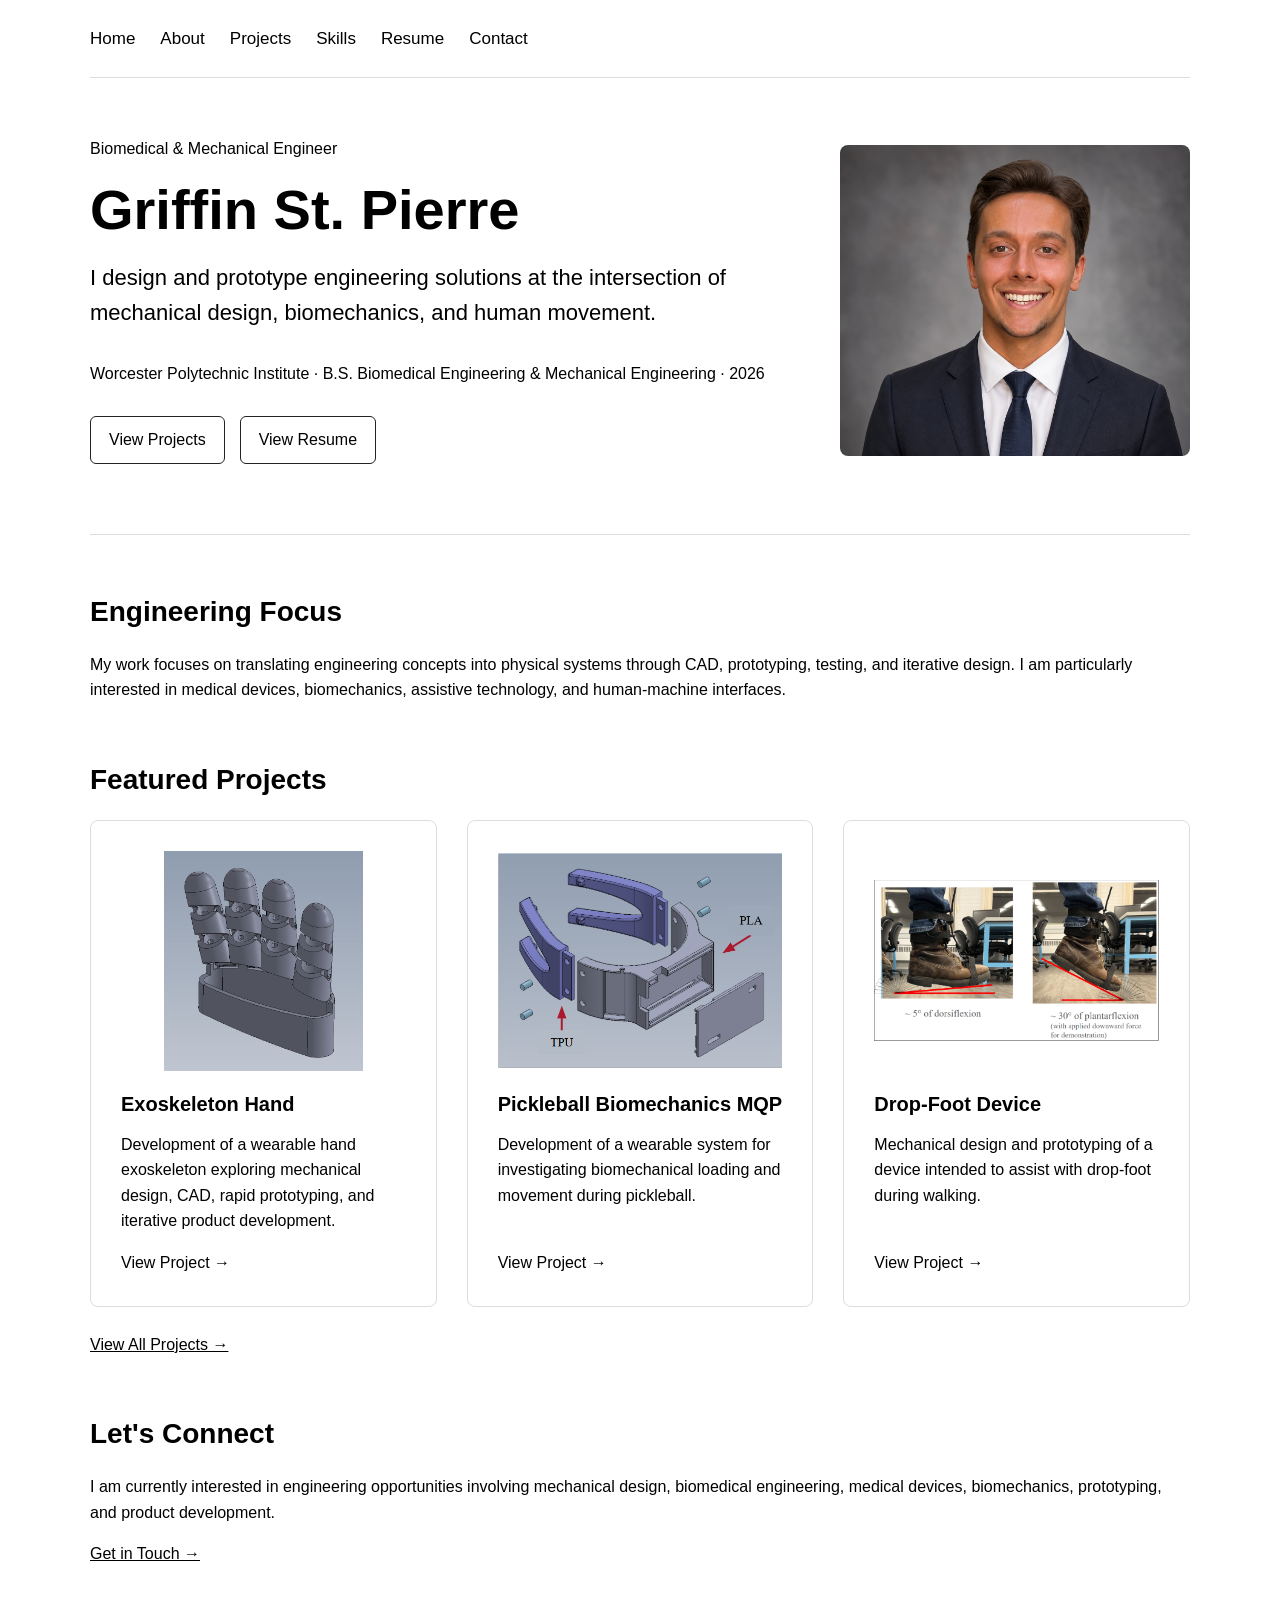
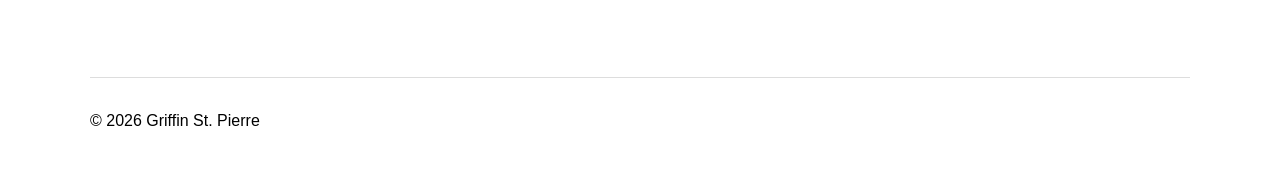
<file: index.html>
<!DOCTYPE html>
<html lang="en">

<head>
    <meta charset="UTF-8">
    <meta name="viewport" content="width=device-width, initial-scale=1.0">

    <title>Griffin St. Pierre | Biomedical & Mechanical Engineer</title>

    <link rel="stylesheet" href="css/style.css">
</head>

<body>

    <header>
        <nav>
            <a href="index.html">Home</a>
            <a href="about.html">About</a>
            <a href="projects.html">Projects</a>
            <a href="skills.html">Skills</a>
            <a href="resume.html">Resume</a>
            <a href="contact.html">Contact</a>
        </nav>
    </header>


    <main>

        <!-- Hero -->

        <section class="hero">

            <div class="hero-content">

                <p class="eyebrow">
                    Biomedical & Mechanical Engineer
                </p>

                <h1>Griffin St. Pierre</h1>

                <p class="hero-description">
                    I design and prototype engineering solutions at the intersection of mechanical design, biomechanics, and human movement.
                </p>

                <p class="hero-credentials">
                    Worcester Polytechnic Institute · B.S. Biomedical Engineering
                    & Mechanical Engineering · 2026
                </p>

                <div class="hero-links">

                    <a href="projects.html">
                        View Projects
                    </a>

                    <a href="resume.html">
                        View Resume
                    </a>

                </div>

            </div>


            <div class="hero-image">

                <img
                    src="images/profile.PNG"
                    alt="Portrait of Griffin St. Pierre"
                >

            </div>

        </section>


        <!-- Engineering Focus -->

        <section>

            <h2>Engineering Focus</h2>

            <p>
                My work focuses on translating engineering concepts into
                physical systems through CAD, prototyping, testing, and
                iterative design. I am particularly interested in medical
                devices, biomechanics, assistive technology, and
                human-machine interfaces.
            </p>

        </section>


        <!-- Featured Projects -->

        <section>

            <h2>Featured Projects</h2>

            <div class="featured-projects">

                <article>

                    <img
                        src="images/exoskeleton/exoskeleton-overview.jpg"
                        alt="3D-printed hand exoskeleton prototype"
                    >

                    <h3>Exoskeleton Hand</h3>

                    <p>
                        Development of a wearable hand exoskeleton exploring
                        mechanical design, CAD, rapid prototyping, and
                        iterative product development.
                    </p>

                    <a href="projects/exoskeleton.html">
                        View Project →
                    </a>

                </article>


                <article>

                    <img
                        src="images/MQP/mqp-heel-cuff-cad.png"
                        alt="CAD model of a wearable heel-cuff system"
                    >

                    <h3>Pickleball Biomechanics MQP</h3>

                    <p>
                        Development of a wearable system for investigating
                        biomechanical loading and movement during pickleball.
                    </p>

                    <a href="projects/mqp.html">
                        View Project →
                    </a>

                </article>


                <article>

                    <img
                        src="images/drop-foot/drop-foot-testing.png"
                        alt="3D-printed drop-foot device prototype during testing"
                    >

                    <h3>Drop-Foot Device</h3>

                    <p>
                        Mechanical design and prototyping of a device intended
                        to assist with drop-foot during walking.
                    </p>

                    <a href="projects/drop-foot.html">
                        View Project →
                    </a>

                </article>

            </div>


            <p class="featured-projects-link">
                <a href="projects.html">
                    View All Projects →
                </a>
            </p>

        </section>


        <!-- Contact -->

        <section>

            <h2>Let's Connect</h2>

            <p>
                I am currently interested in engineering opportunities
                involving mechanical design, biomedical engineering,
                medical devices, biomechanics, prototyping, and product
                development.
            </p>

            <a href="contact.html">
                Get in Touch →
            </a>

        </section>

    </main>


    <footer>
        <p>© 2026 Griffin St. Pierre</p>
    </footer>

</body>

</html>
</file>
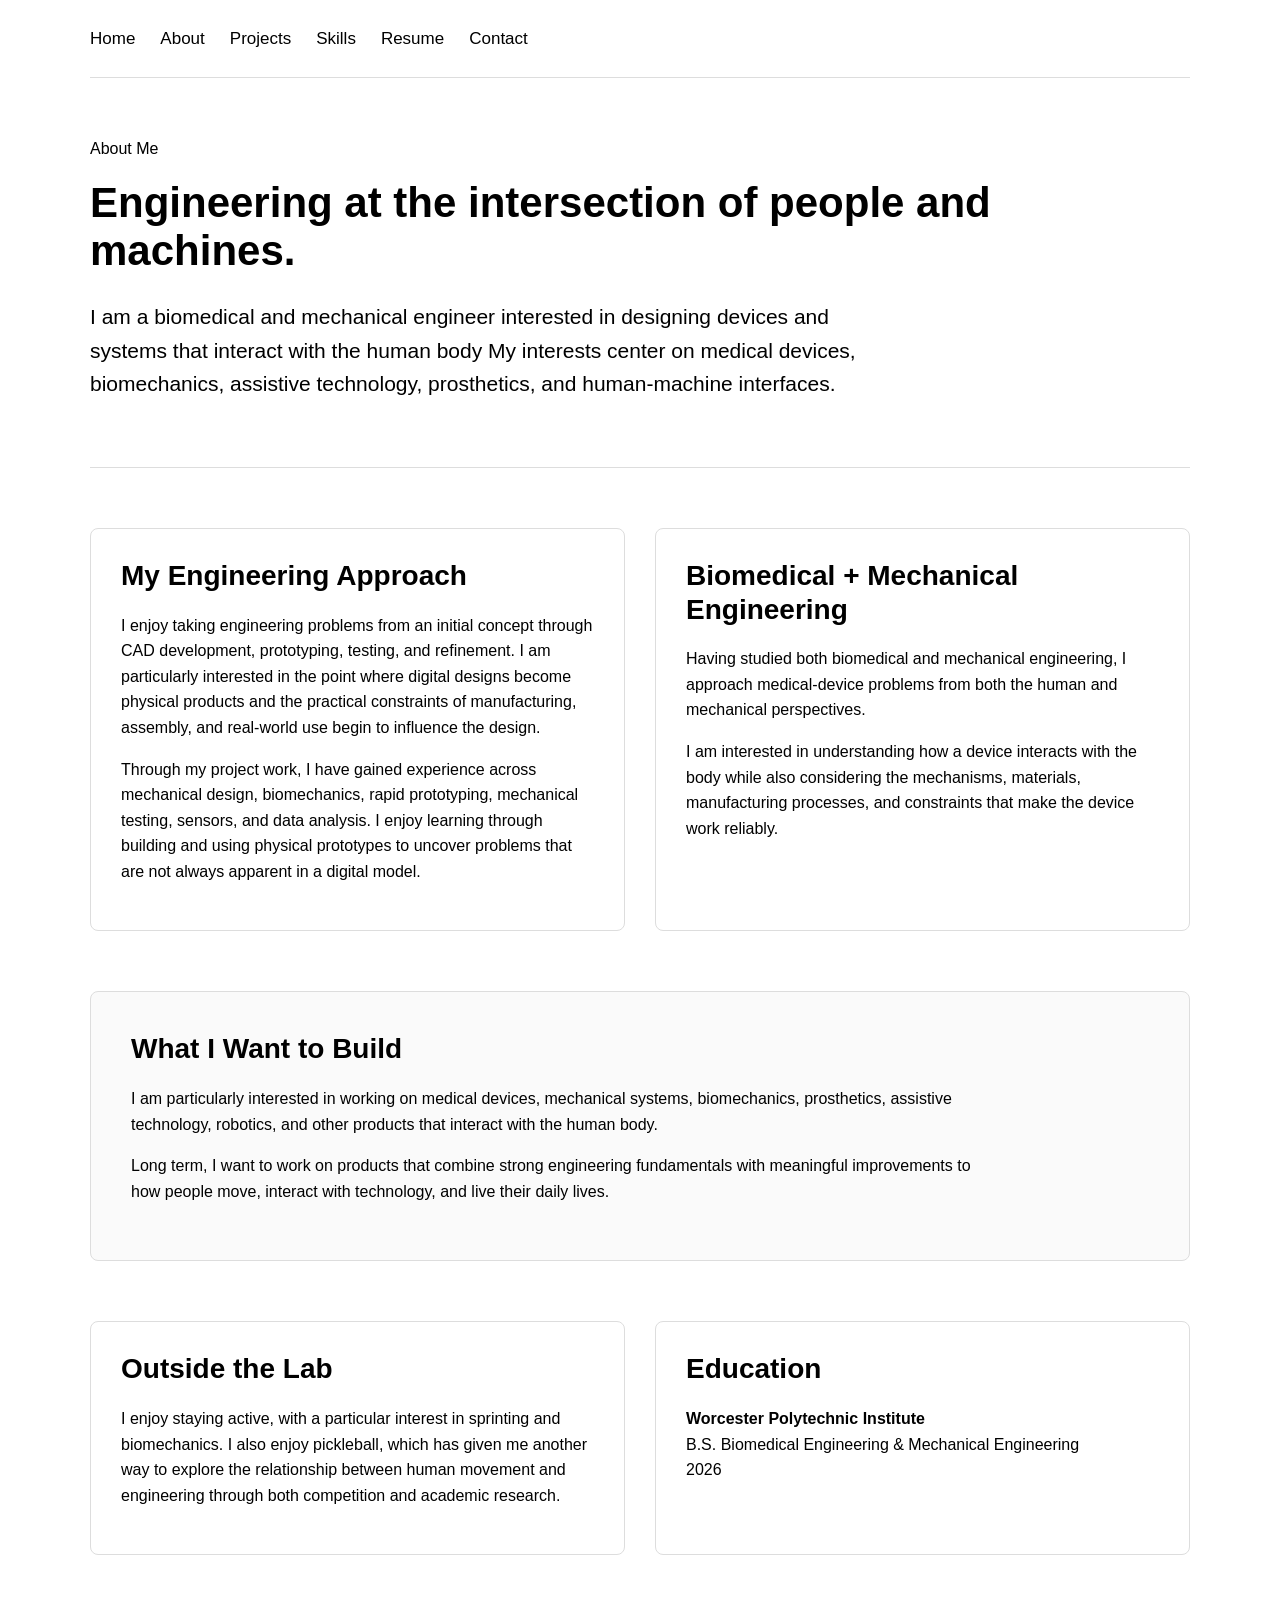
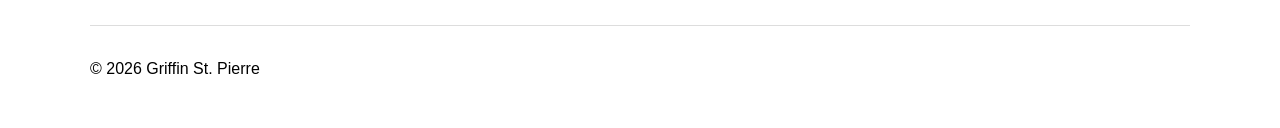
<file: about.html>
<!DOCTYPE html>
<html lang="en">

<head>
    <meta charset="UTF-8">
    <meta name="viewport" content="width=device-width, initial-scale=1.0">

    <title>About | Griffin St. Pierre</title>

    <link rel="stylesheet" href="css/style.css">
</head>

<body>

    <header>
        <nav>
            <a href="index.html">Home</a>
            <a href="about.html">About</a>
            <a href="projects.html">Projects</a>
            <a href="skills.html">Skills</a>
            <a href="resume.html">Resume</a>
            <a href="contact.html">Contact</a>
        </nav>
    </header>


    <main>

        <!-- Introduction -->

        <section class="about-hero">

            <p class="eyebrow">
                About Me
            </p>

            <h1>
                Engineering at the intersection of people and machines.
            </h1>

            <p class="about-intro">
                I am a biomedical and mechanical engineer interested 
                in designing devices and systems that interact with 
                the human body My interests center on medical devices,
                biomechanics, assistive technology, prosthetics, and
                human-machine interfaces.
            </p>

        </section>


        <!-- Engineering Background -->

        <section class="about-grid">

            <div class="about-card">

                <h2>My Engineering Approach</h2>

                <p>
                    I enjoy taking engineering problems from an initial
                    concept through CAD development, prototyping, testing,
                    and refinement. I am particularly interested in the point 
                    where digital designs become physical products and the 
                    practical constraints of manufacturing, assembly, and 
                    real-world use begin to influence the design.
                </p>

                <p>
                    Through my project work, I have gained experience across 
                    mechanical design, biomechanics, rapid prototyping, 
                    mechanical testing, sensors, and data analysis. I enjoy
                    learning through building and using physical prototypes
                    to uncover problems that are not always apparent in a
                    digital model.
                </p>

            </div>


            <div class="about-card">

                <h2>Biomedical + Mechanical Engineering</h2>

                <p>
                    Having studied both biomedical and mechanical engineering,    
                    I approach medical-device problems from both the human and 
                    mechanical perspectives.
                </p>

                <p>
                    I am interested in understanding how a device interacts with 
                    the body while also considering the mechanisms, materials, 
                    manufacturing processes, and constraints that make the device 
                    work reliably.
                </p>

            </div>

        </section>


        <!-- Career Direction -->

        <section class="about-highlight">

            <h2>What I Want to Build</h2>

            <p>
                I am particularly interested in working on medical devices, 
                mechanical systems, biomechanics, prosthetics, assistive technology, 
                robotics, and other products that interact with the human body.
            </p>

            <p>
                Long term, I want to work on products that combine strong
                engineering fundamentals with meaningful improvements to how
                people move, interact with technology, and live their daily
                lives.
            </p>

        </section>


        <!-- Personal + Education -->

        <section class="about-grid about-bottom">

            <div class="about-card">

                <h2>Outside the Lab</h2>

                <p>
                    I enjoy staying active, with a particular interest in 
                    sprinting and biomechanics. I also enjoy pickleball, 
                    which has given me another way to explore the relationship 
                    between human movement and engineering through both 
                    competition and academic research.
                </p>

            </div>


            <div class="about-card">

                <h2>Education</h2>

                <p>
                    <strong>Worcester Polytechnic Institute</strong><br>
                    B.S. Biomedical Engineering & Mechanical Engineering<br>
                    2026
                </p>

            </div>

        </section>

    </main>


    <footer>
        <p>© 2026 Griffin St. Pierre</p>
    </footer>

</body>

</html>
</file>
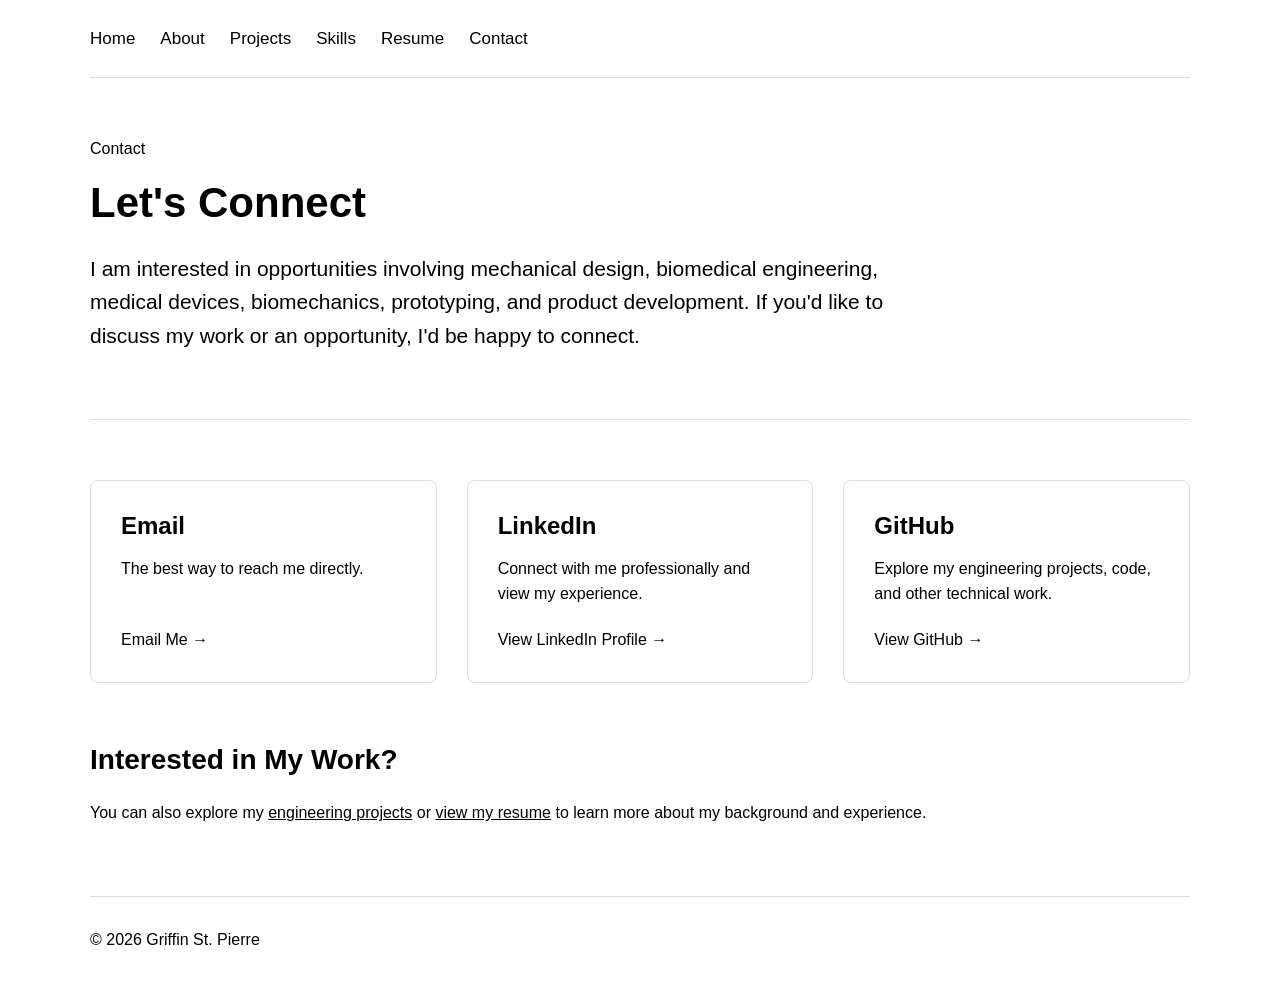
<file: contact.html>
<!DOCTYPE html>
<html lang="en">

<head>
    <meta charset="UTF-8">
    <meta name="viewport" content="width=device-width, initial-scale=1.0">

    <title>Contact | Griffin St. Pierre</title>

    <link rel="stylesheet" href="css/style.css">
</head>

<body>

    <header>
        <nav>
            <a href="index.html">Home</a>
            <a href="about.html">About</a>
            <a href="projects.html">Projects</a>
            <a href="skills.html">Skills</a>
            <a href="resume.html">Resume</a>
            <a href="contact.html">Contact</a>
        </nav>
    </header>


    <main>

        <section class="contact-hero">

            <p class="eyebrow">
                Contact
            </p>

            <h1>Let's Connect</h1>

            <p class="contact-intro">
                I am interested in opportunities involving mechanical design,
                biomedical engineering, medical devices, biomechanics,
                prototyping, and product development. If you'd like to
                discuss my work or an opportunity, I'd be happy to connect.
            </p>

        </section>


        <section class="contact-grid">

            <article class="contact-card">

                <h2>Email</h2>

                <p>
                    The best way to reach me directly.
                </p>

                <a href="mailto:gms101403@gmail.com">
                     Email Me →
                </a>

            </article>


            <article class="contact-card">

                <h2>LinkedIn</h2>

                <p>
                    Connect with me professionally and view my experience.
                </p>

                <a href="https://www.linkedin.com/in/griffinstpierre"
                   target="_blank"
                   rel="noopener noreferrer"
                   >
                    View LinkedIn Profile →
                </a>

            </article>


            <article class="contact-card">

                <h2>GitHub</h2>

                <p>
                    Explore my engineering projects, code, and other technical work.
                </p>

                <a href="https://github.com/gms101403"
                   target="_blank"
                   rel="noopener noreferrer" 
                   >
                    View GitHub →
                </a>

            </article>

        </section>


        <section class="contact-bottom">

            <h2>Interested in My Work?</h2>

            <p>
                You can also explore my
                <a href="projects.html">engineering projects</a>
                or
                <a href="resume.html">view my resume</a>
                to learn more about my background and experience.
            </p>

        </section>

    </main>


    <footer>
        <p>© 2026 Griffin St. Pierre</p>
    </footer>

</body>

</html>
</file>
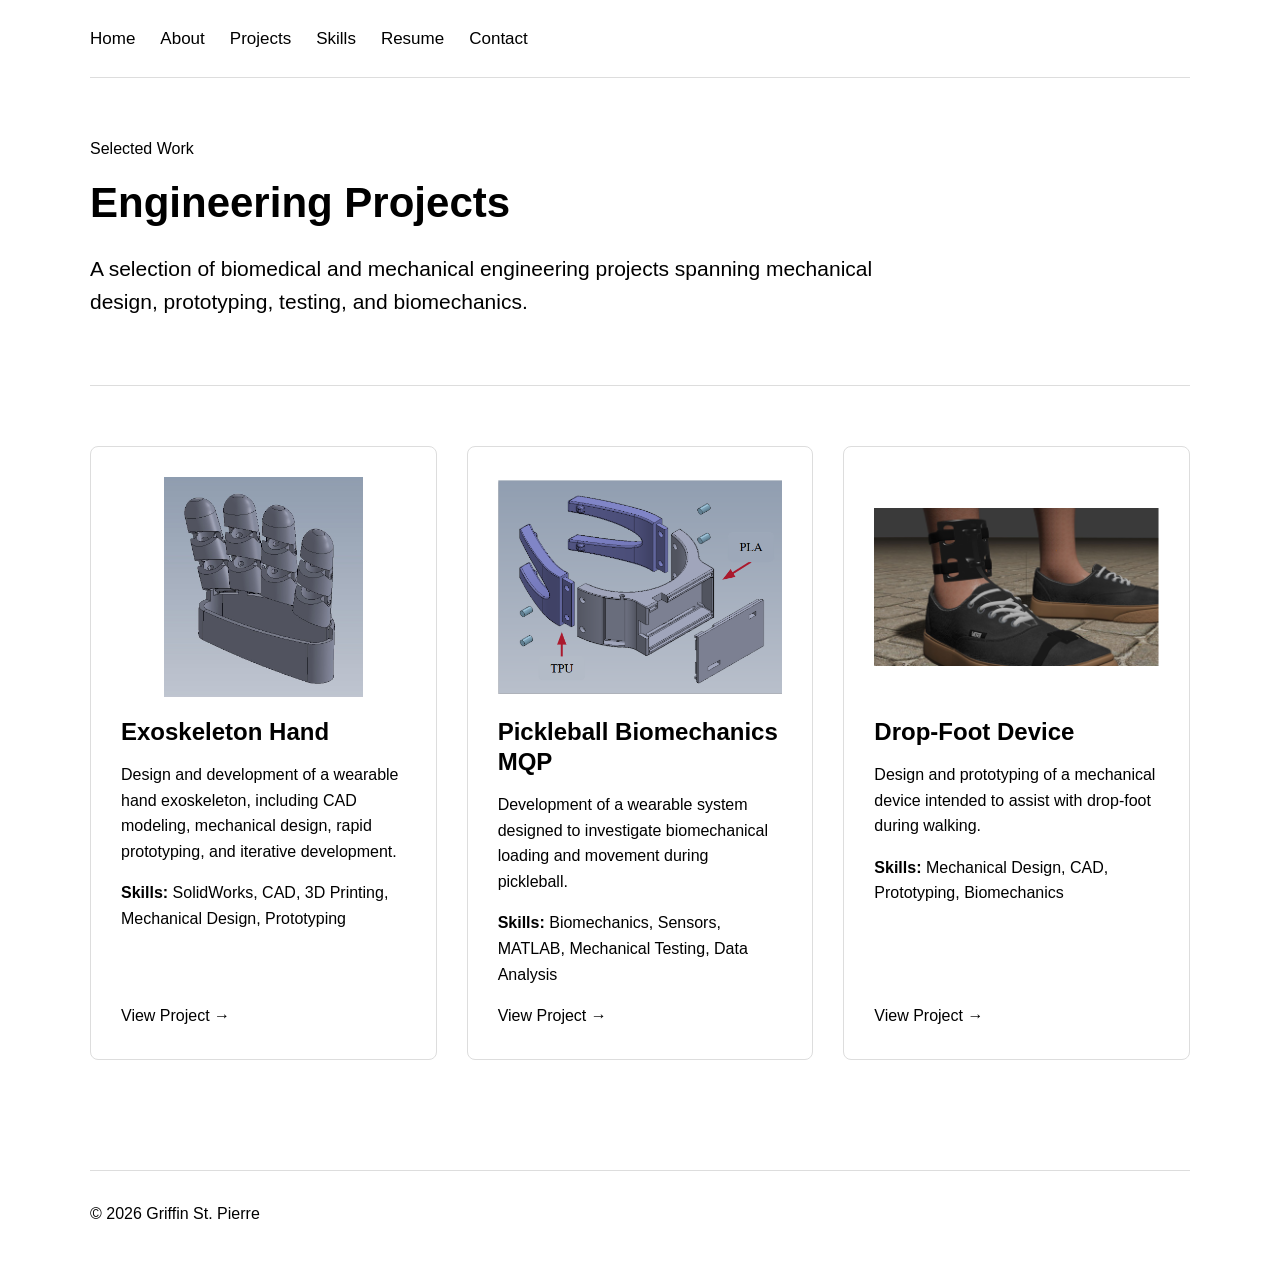
<file: projects.html>
<!DOCTYPE html>
<html lang="en">

<head>
    <meta charset="UTF-8">
    <meta name="viewport" content="width=device-width, initial-scale=1.0">

    <title>Projects | Griffin St. Pierre</title>

    <link rel="stylesheet" href="css/style.css">
</head>

<body>

    <header>
        <nav>
            <a href="index.html">Home</a>
            <a href="about.html">About</a>
            <a href="projects.html">Projects</a>
            <a href="skills.html">Skills</a>
            <a href="resume.html">Resume</a>
            <a href="contact.html">Contact</a>
        </nav>
    </header>


    <main>

        <section class="projects-hero">

            <p class="eyebrow">
                Selected Work
            </p>

            <h1>Engineering Projects</h1>

            <p class="projects-intro">
                A selection of biomedical and mechanical engineering 
                projects spanning mechanical design, prototyping, 
                testing, and biomechanics.
            </p>

        </section>


        <section class="project-grid">


            <article>

                <img
                    src="images/exoskeleton/exoskeleton-overview.jpg"
                    alt="3D-printed hand exoskeleton prototype"
                >

                <h2>Exoskeleton Hand</h2>

                <p>
                    Design and development of a wearable hand exoskeleton,
                    including CAD modeling, mechanical design, rapid
                    prototyping, and iterative development.
                </p>

                <p>
                    <strong>Skills:</strong>
                    SolidWorks, CAD, 3D Printing, Mechanical Design,
                    Prototyping
                </p>

                <a href="projects/exoskeleton.html">
                    View Project →
                </a>

            </article>


            <article>

                <img
                    src="images/MQP/mqp-heel-cuff-cad.png"
                    alt="CAD model of a wearable heel-cuff system"
                >

                <h2>Pickleball Biomechanics MQP</h2>

                <p>
                    Development of a wearable system designed to investigate
                    biomechanical loading and movement during pickleball.
                </p>

                <p>
                    <strong>Skills:</strong>
                    Biomechanics, Sensors, MATLAB, Mechanical Testing,
                    Data Analysis
                </p>

                <a href="projects/mqp.html">
                    View Project →
                </a>

            </article>


            <article>

                <img
                    src="images/drop-foot/drop-foot-render.png"
                    alt="3D-printed drop-foot device prototype during testing"
                >

                <h2>Drop-Foot Device</h2>

                <p>
                    Design and prototyping of a mechanical device intended
                    to assist with drop-foot during walking.
                </p>

                <p>
                    <strong>Skills:</strong>
                    Mechanical Design, CAD, Prototyping, Biomechanics
                </p>

                <a href="projects/drop-foot.html">
                    View Project →
                </a>

            </article>


        </section>

    </main>


    <footer>
        <p>© 2026 Griffin St. Pierre</p>
    </footer>

</body>

</html>
</file>
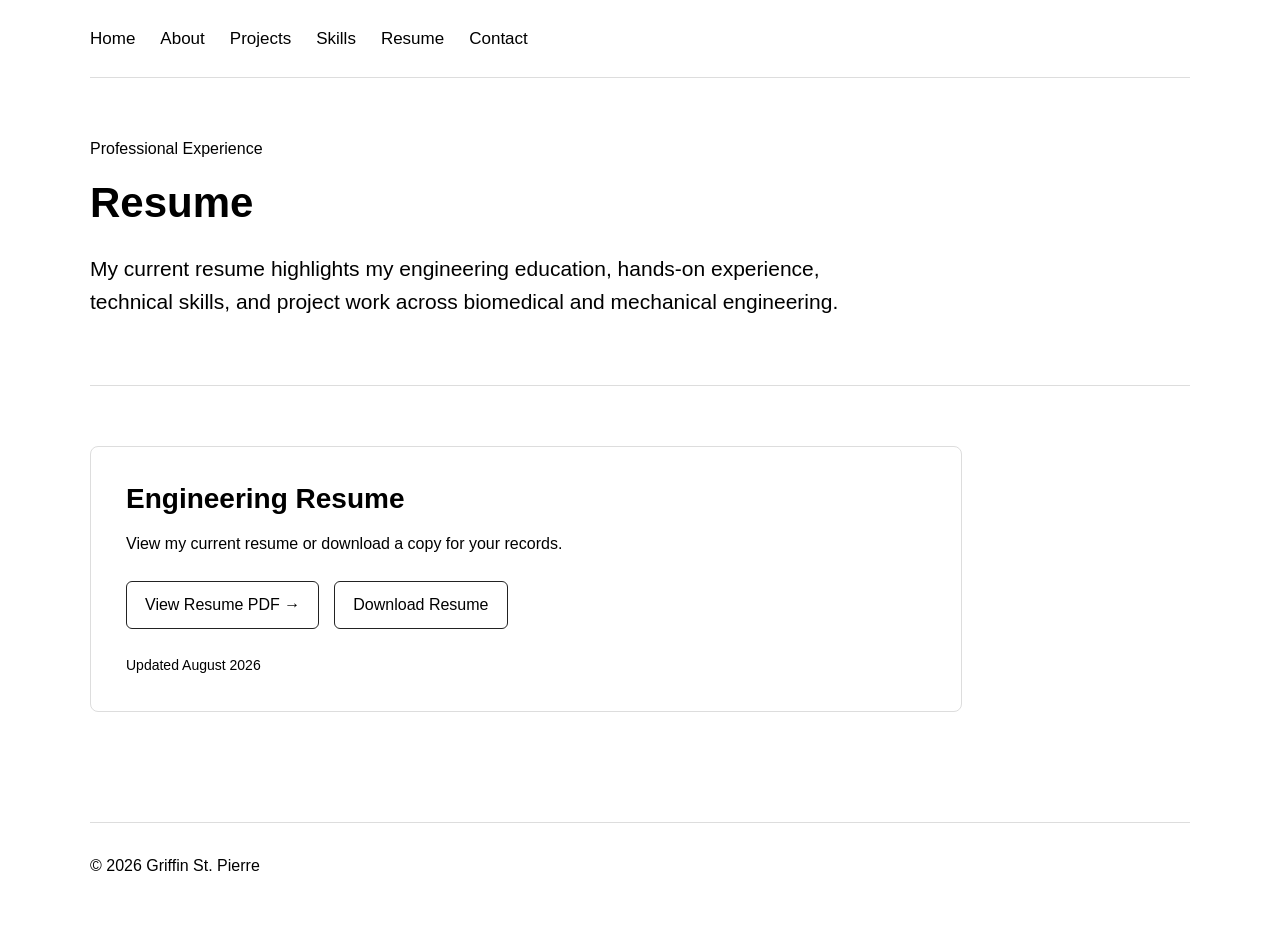
<file: resume.html>
<!DOCTYPE html>
<html lang="en">

<head>
    <meta charset="UTF-8">
    <meta name="viewport" content="width=device-width, initial-scale=1.0">

    <title>Resume | Griffin St. Pierre</title>

    <link rel="stylesheet" href="css/style.css">
</head>

<body>

    <header>
        <nav>
            <a href="index.html">Home</a>
            <a href="about.html">About</a>
            <a href="projects.html">Projects</a>
            <a href="skills.html">Skills</a>
            <a href="resume.html">Resume</a>
            <a href="contact.html">Contact</a>
        </nav>
    </header>


    <main>

        <section class="resume-hero">

            <p class="eyebrow">
                Professional Experience
            </p>

            <h1>Resume</h1>

            <p class="resume-intro">
                My current resume highlights my engineering education,
                hands-on experience, technical skills, and project work
                across biomedical and mechanical engineering.
            </p>

        </section>


        <section class="resume-card">

            <h2>Engineering Resume</h2>

            <p>
                View my current resume or download a copy for your records.
            </p>

            <div class="resume-links">

                <a href="Griffin_StPierre_Resume.pdf" target="_blank">
                    View Resume PDF →
                </a>

                <a href="Griffin_StPierre_Resume.pdf" download>
                    Download Resume
                </a>

            </div>

            <p class="resume-updated">
                Updated August 2026
            </p>

        </section>

    </main>


    <footer>
        <p>© 2026 Griffin St. Pierre</p>
    </footer>

</body>

</html>
</file>
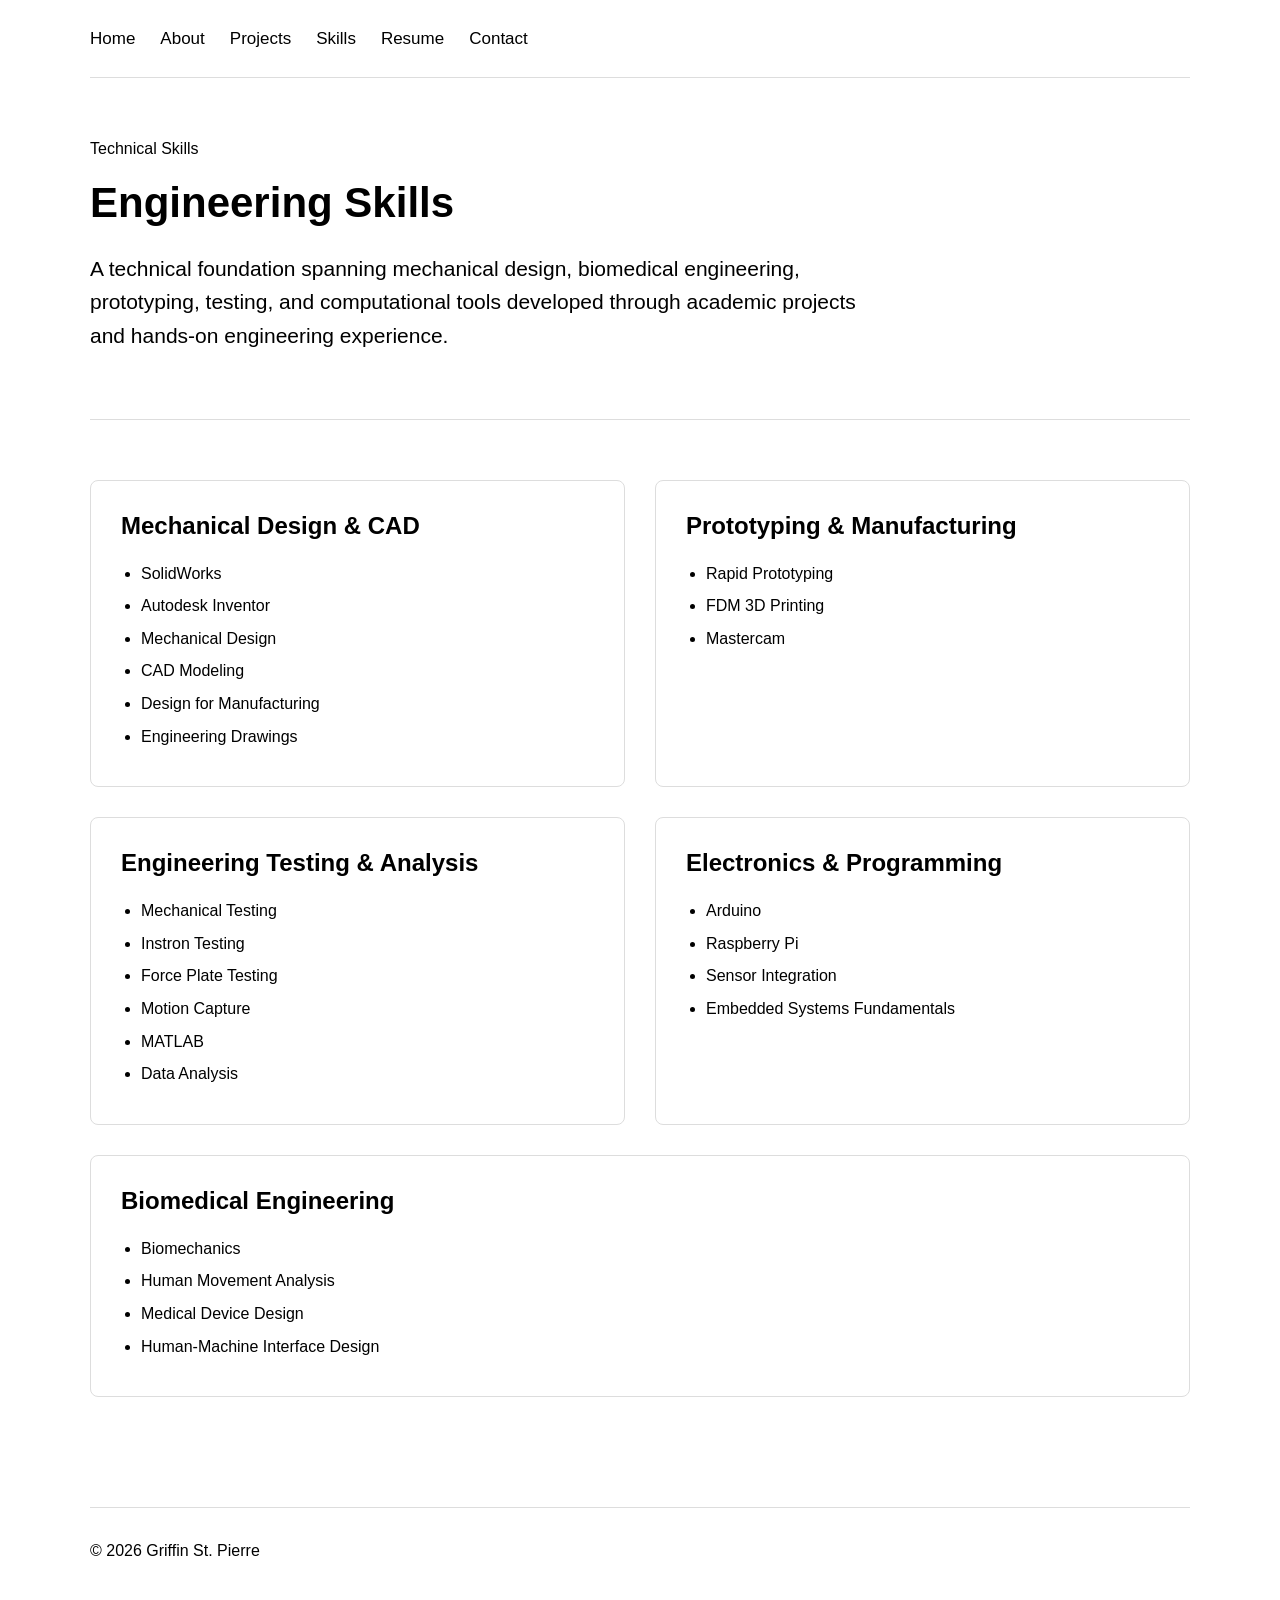
<file: skills.html>
<!DOCTYPE html>
<html lang="en">

<head>
    <meta charset="UTF-8">
    <meta name="viewport" content="width=device-width, initial-scale=1.0">

    <title>Skills | Griffin St. Pierre</title>

    <link rel="stylesheet" href="css/style.css">
</head>

<body>

    <header>
        <nav>
            <a href="index.html">Home</a>
            <a href="about.html">About</a>
            <a href="projects.html">Projects</a>
            <a href="skills.html">Skills</a>
            <a href="resume.html">Resume</a>
            <a href="contact.html">Contact</a>
        </nav>
    </header>


    <main>

        <section class="skills-hero">

            <p class="eyebrow">
                Technical Skills
            </p>

            <h1>Engineering Skills</h1>

            <p class="skills-intro">
                A technical foundation spanning mechanical design, biomedical
                engineering, prototyping, testing, and computational tools
                developed through academic projects and hands-on engineering
                experience.
            </p>

        </section>


        <section class="skills-grid">

            <article class="skill-card">

                <h2>Mechanical Design & CAD</h2>

                <ul>
                    <li>SolidWorks</li>
                    <li>Autodesk Inventor</li>
                    <li>Mechanical Design</li>
                    <li>CAD Modeling</li>
                    <li>Design for Manufacturing</li>
                    <li>Engineering Drawings</li>
                </ul>

            </article>


            <article class="skill-card">

                <h2>Prototyping & Manufacturing</h2>

                <ul>
                    <li>Rapid Prototyping</li>
                    <li>FDM 3D Printing</li>
                    <li>Mastercam</li>
                </ul>

            </article>


            <article class="skill-card">

                <h2>Engineering Testing & Analysis</h2>

                <ul>
                    <li>Mechanical Testing</li>
                    <li>Instron Testing</li>
                    <li>Force Plate Testing</li>
                    <li>Motion Capture</li>
                    <li>MATLAB</li>
                    <li>Data Analysis</li>
                </ul>

            </article>


            <article class="skill-card">

                <h2>Electronics & Programming</h2>

                <ul>
                    <li>Arduino</li>
                    <li>Raspberry Pi</li>
                    <li>Sensor Integration</li>
                    <li>Embedded Systems Fundamentals</li>
                </ul>

            </article>


            <article class="skill-card skill-card-wide">

                <h2>Biomedical Engineering</h2>

                <ul>
                    <li>Biomechanics</li>
                    <li>Human Movement Analysis</li>
                    <li>Medical Device Design</li>
                    <li>Human-Machine Interface Design</li>
                </ul>

            </article>

        </section>

    </main>


    <footer>
        <p>© 2026 Griffin St. Pierre</p>
    </footer>

</body>

</html>
</file>
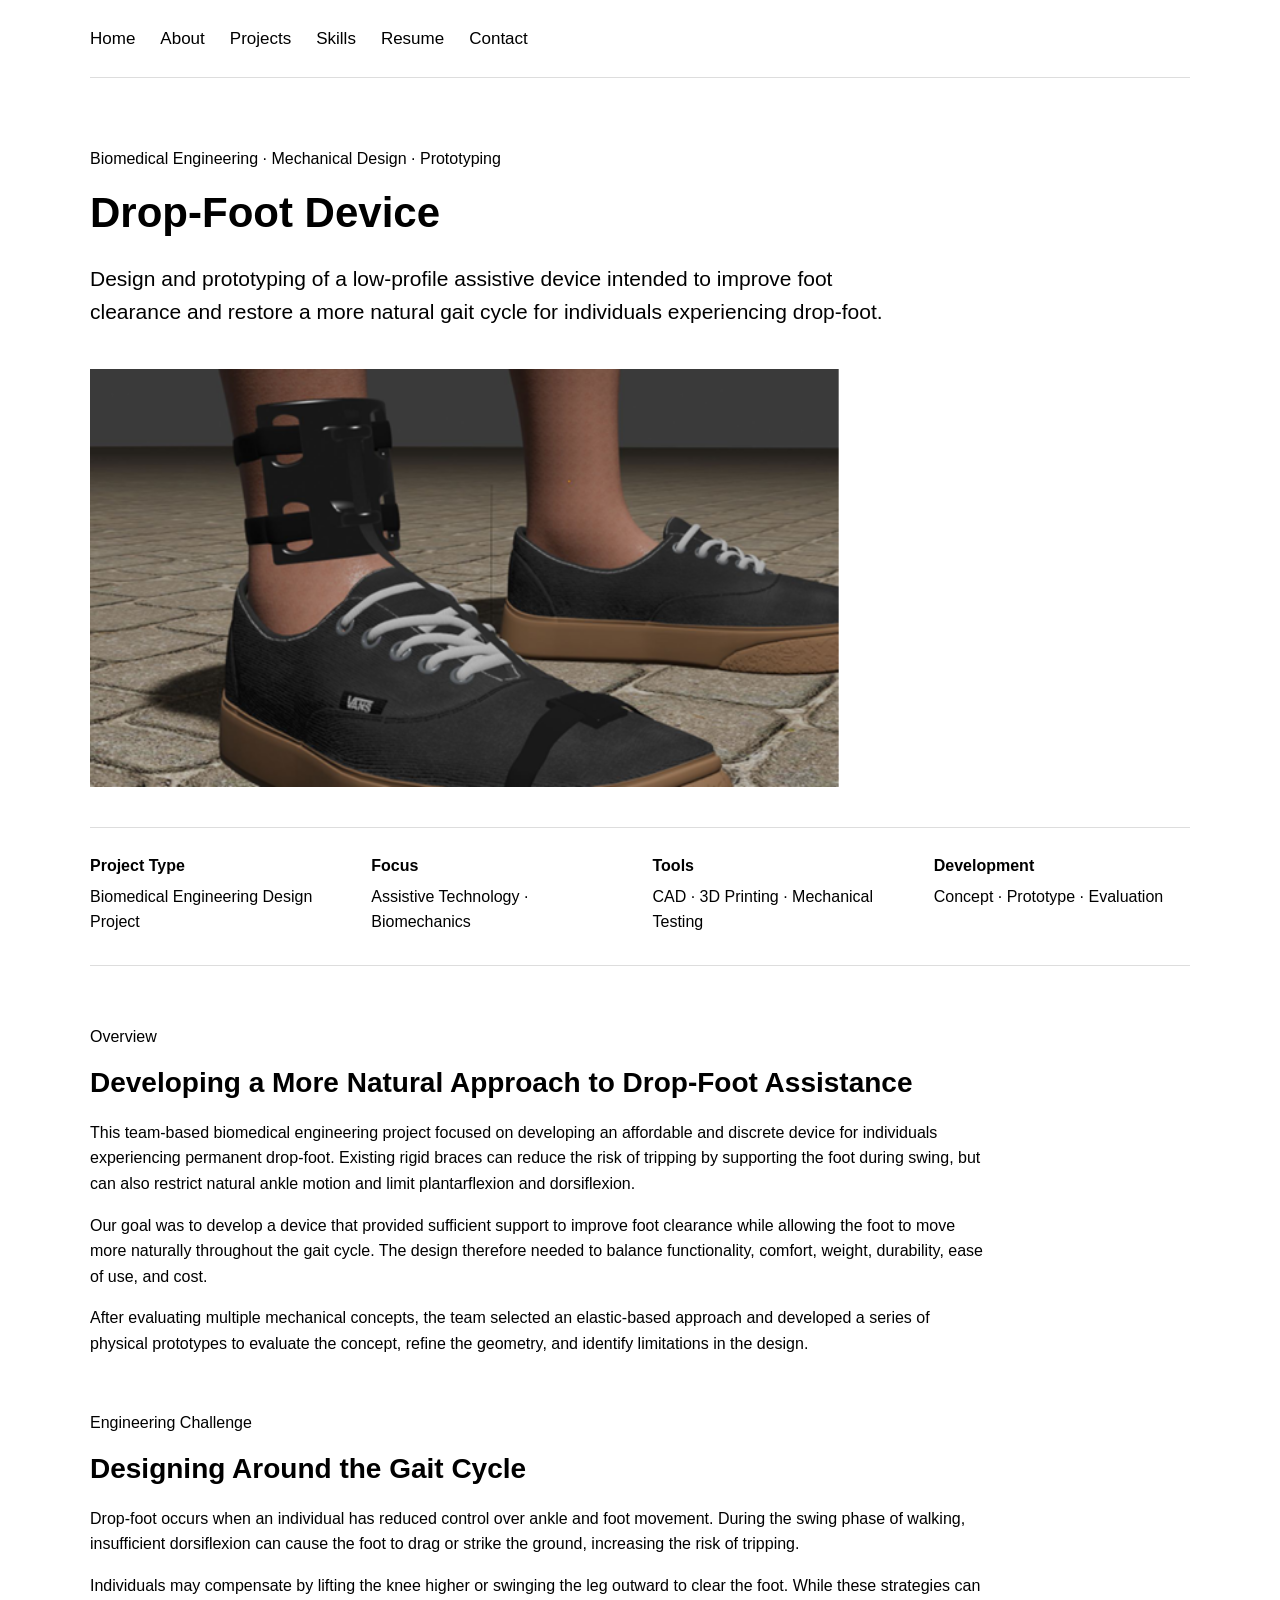
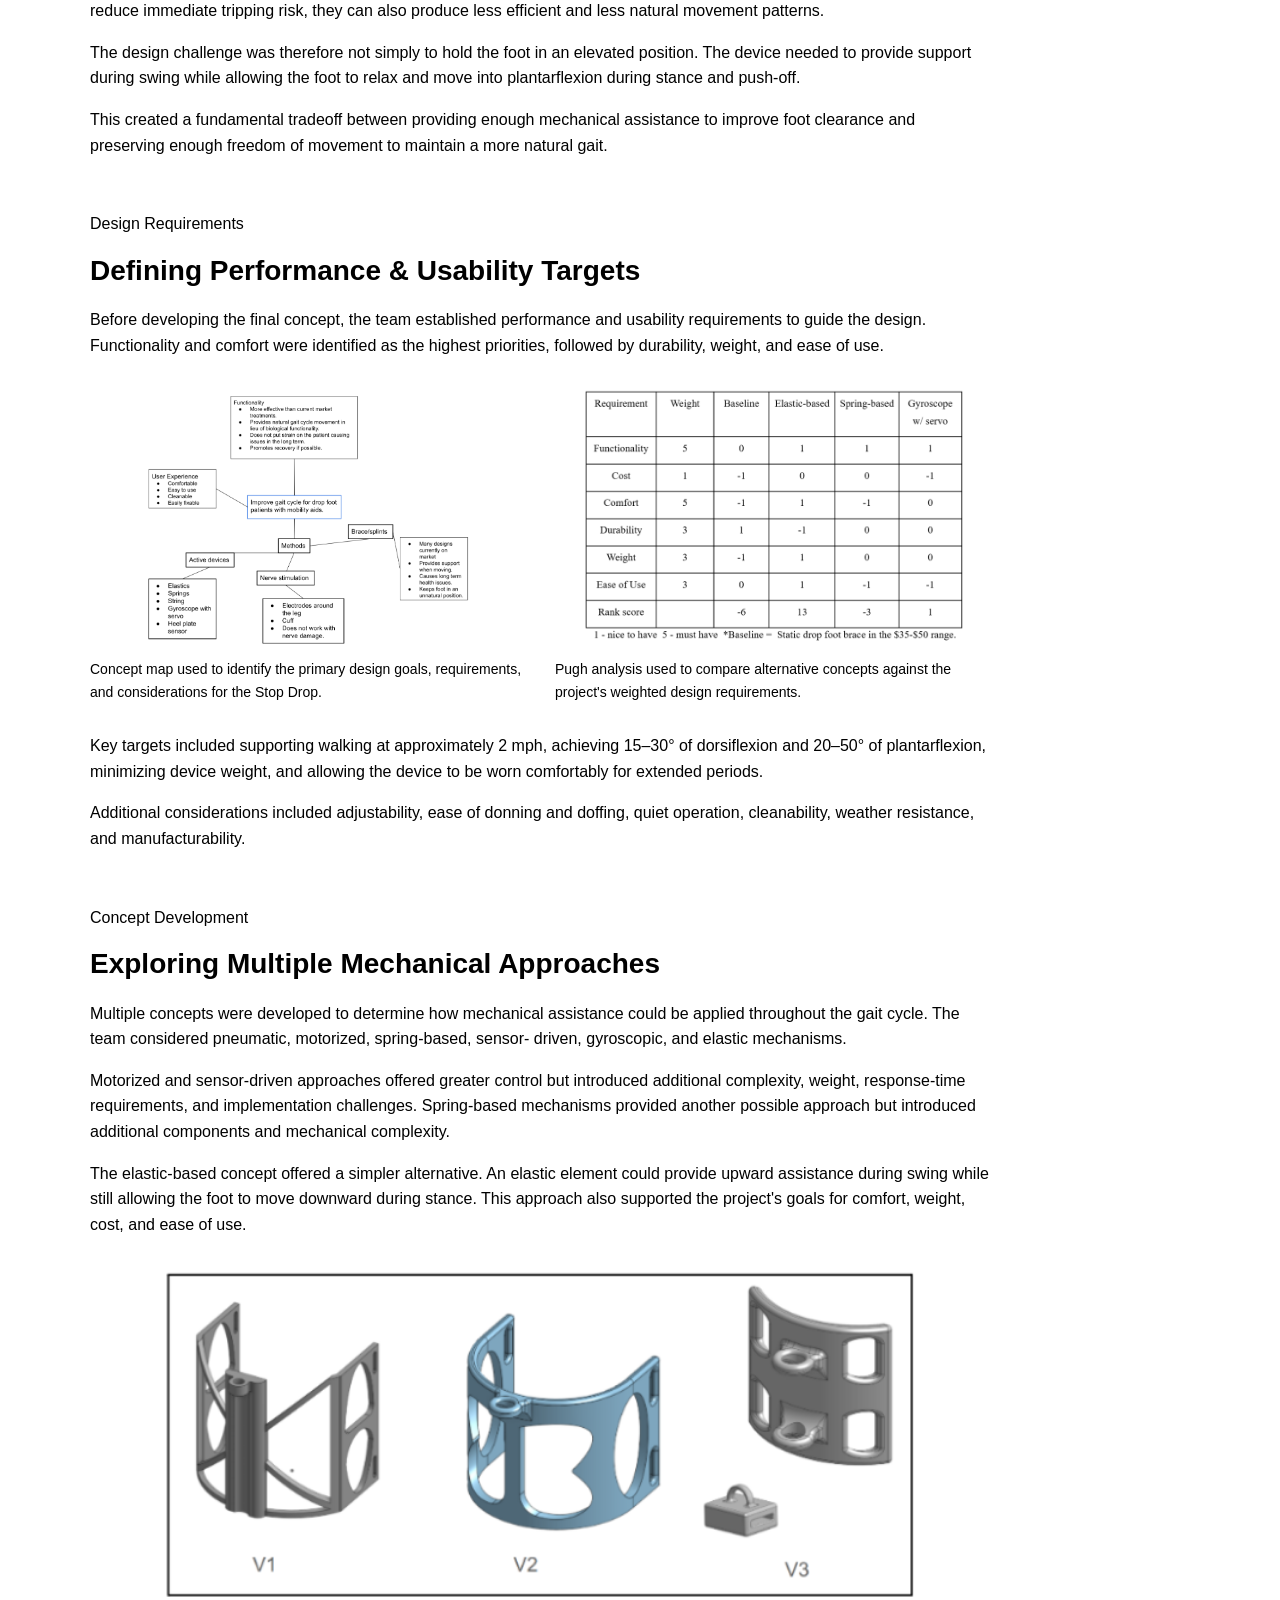
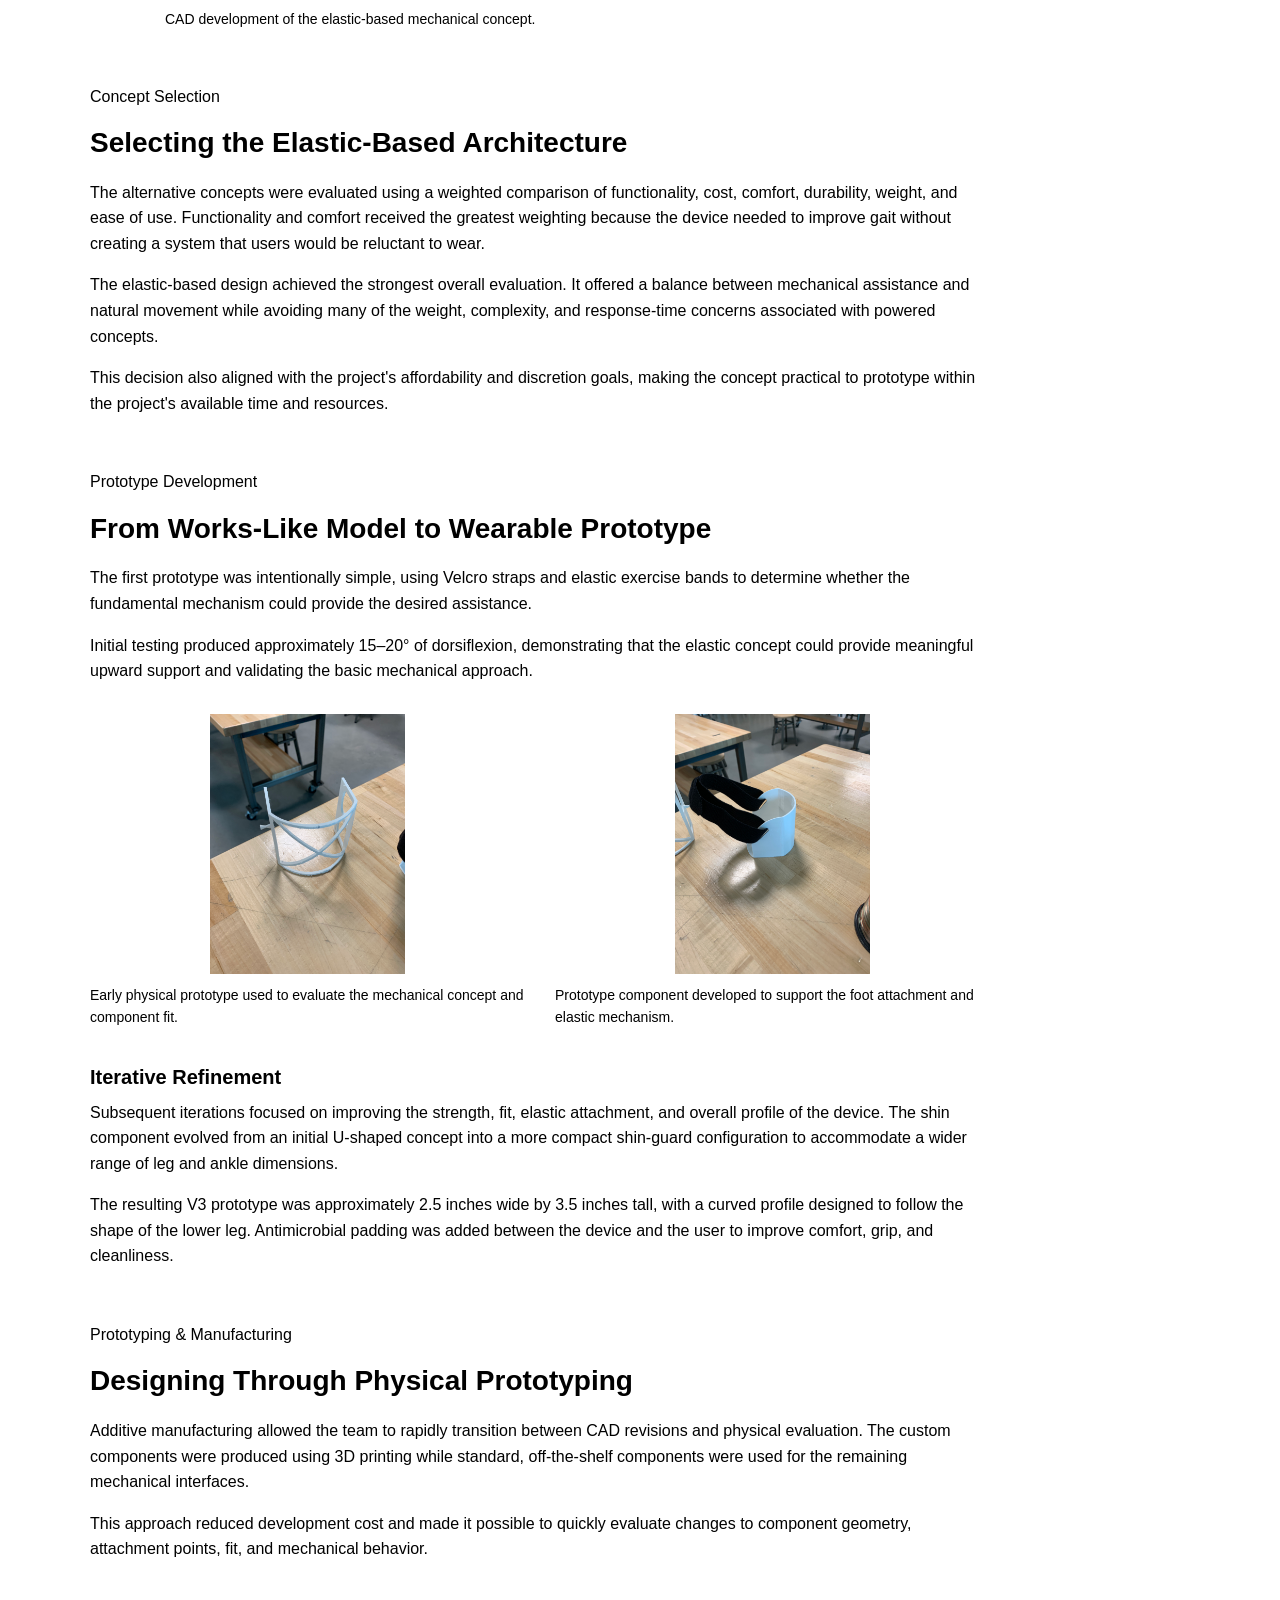
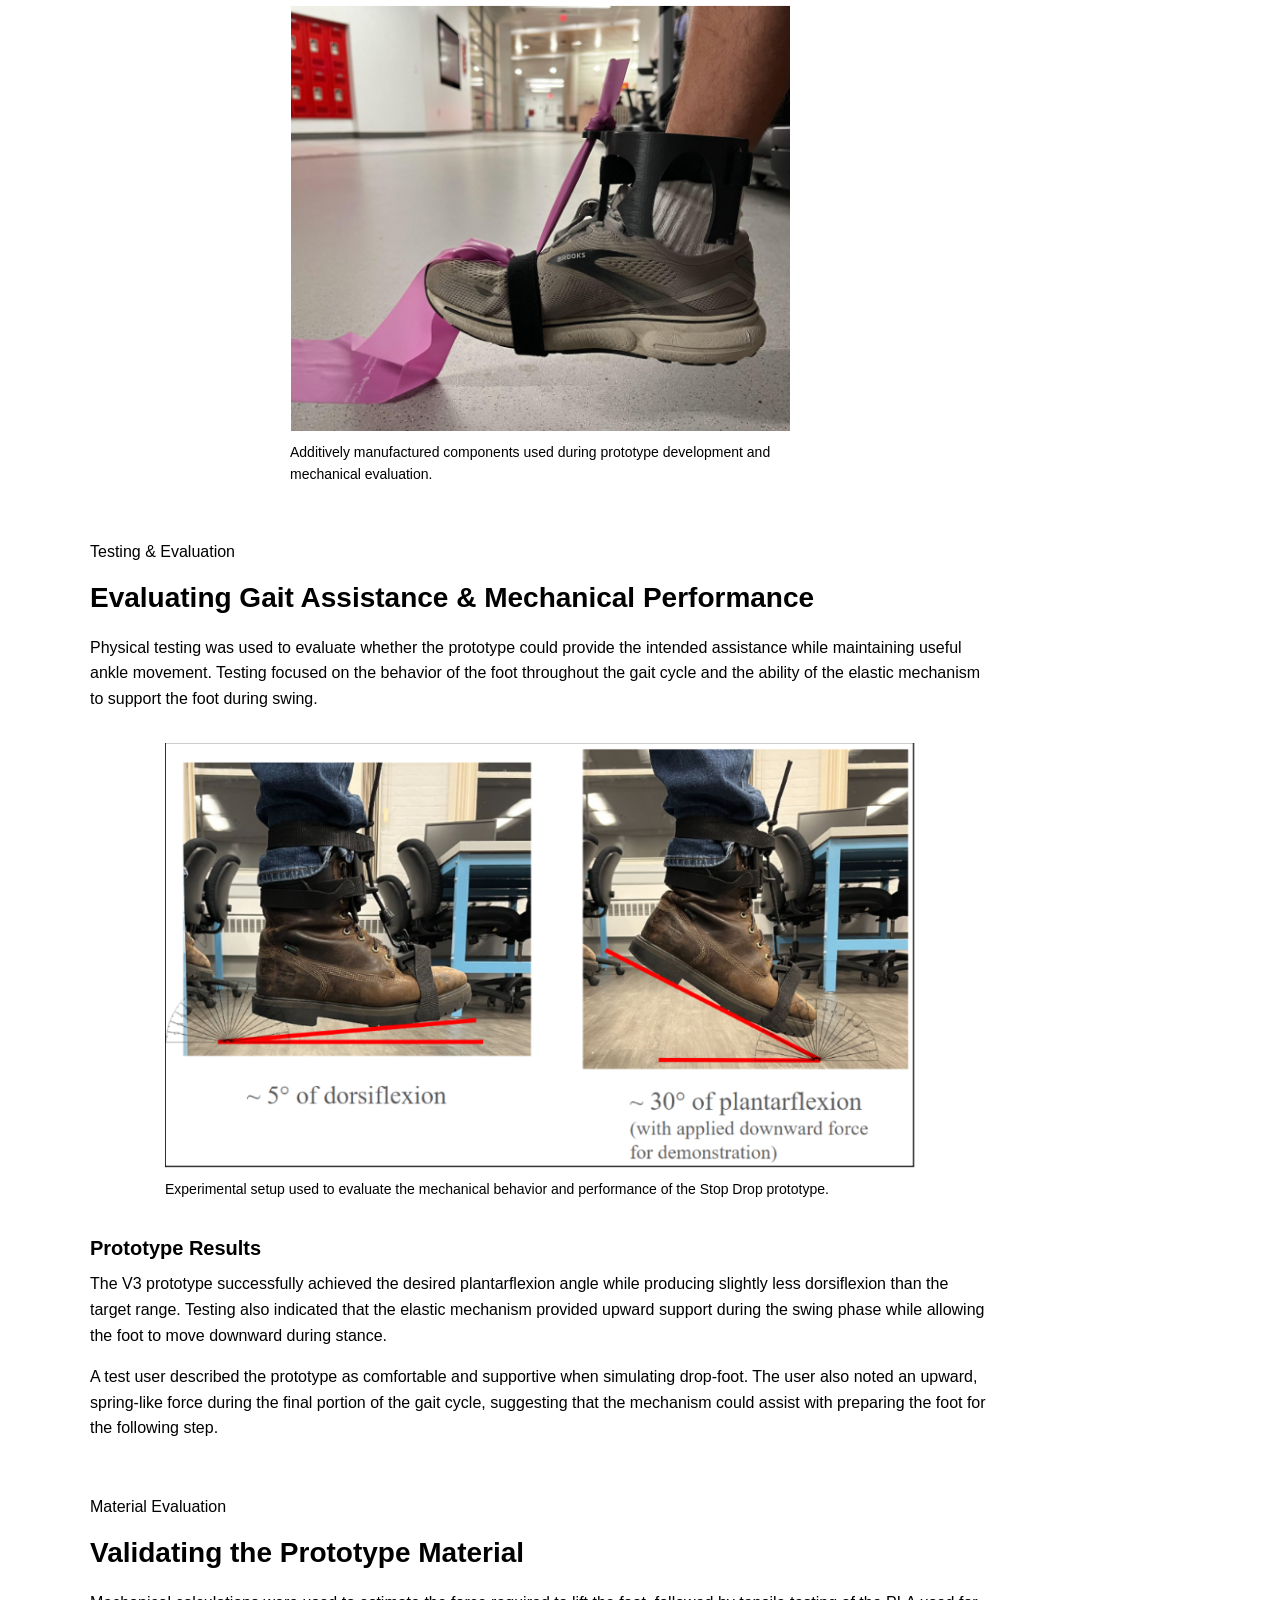
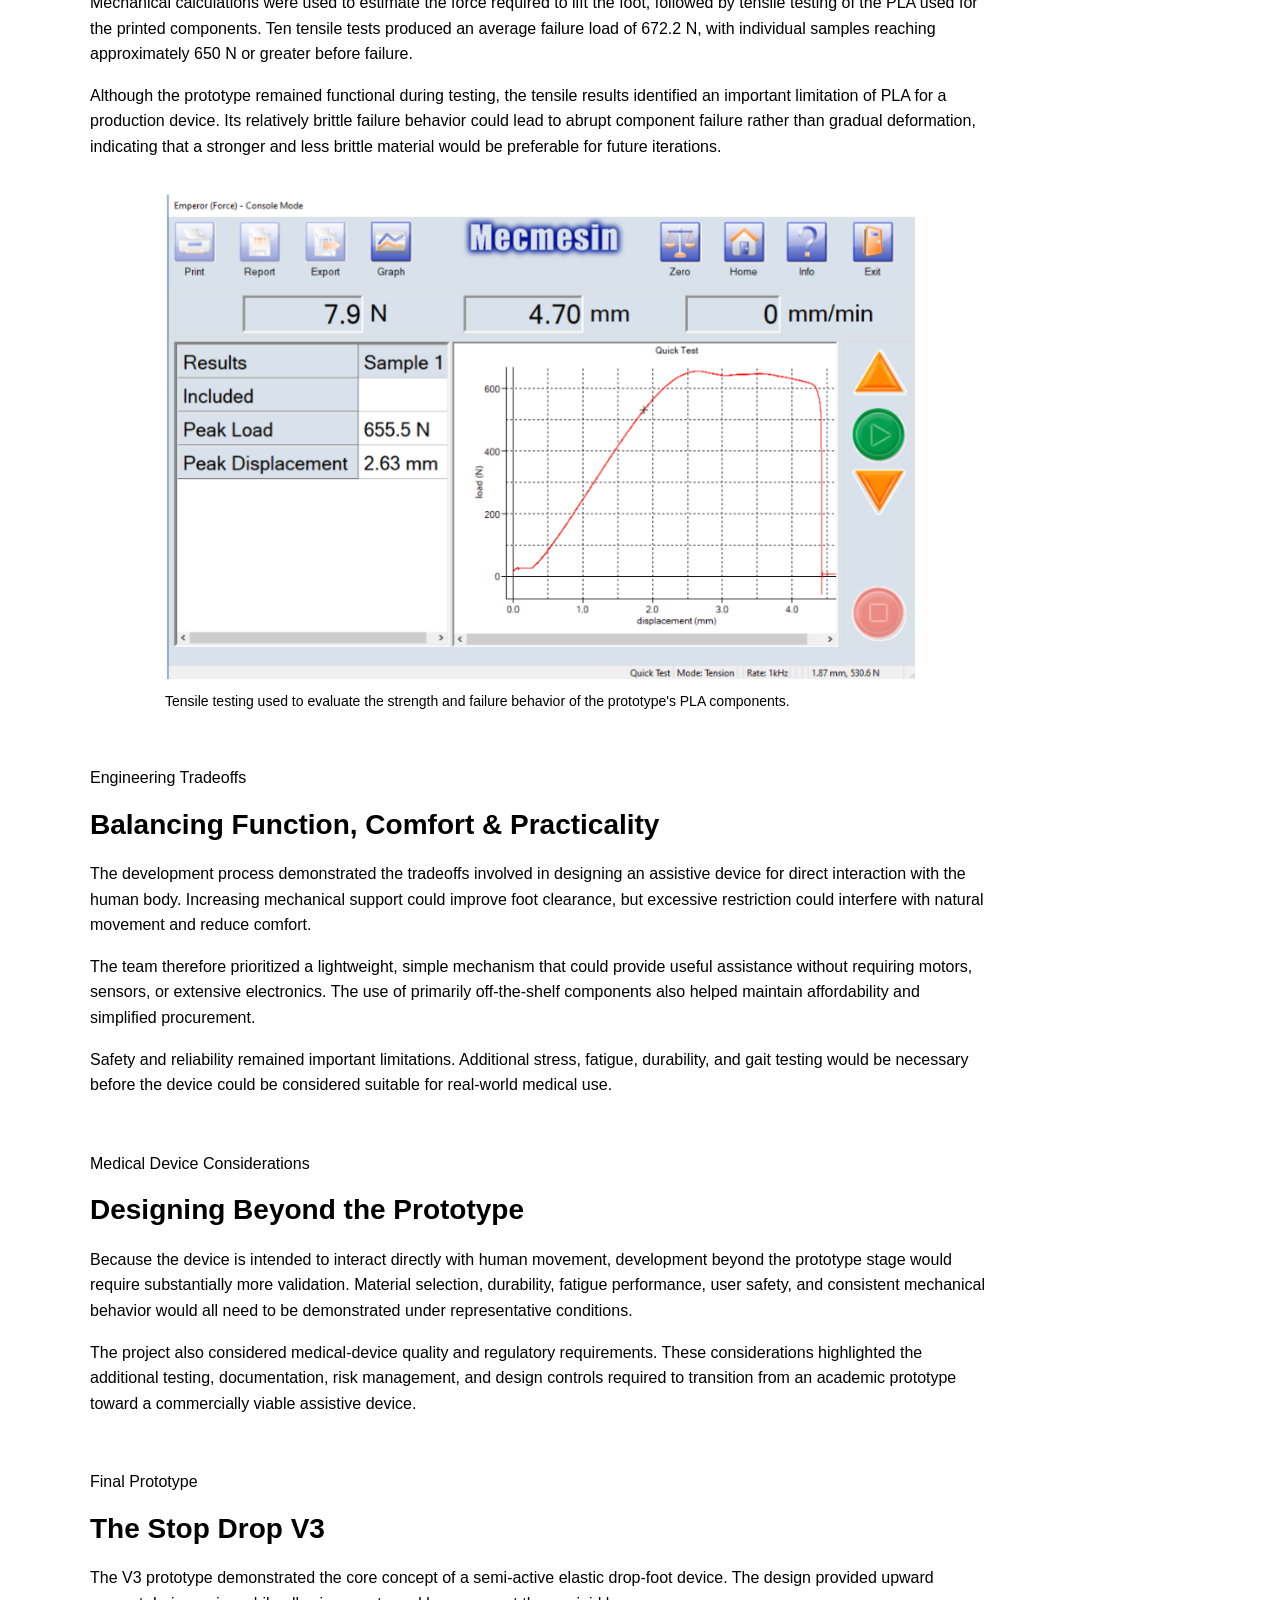
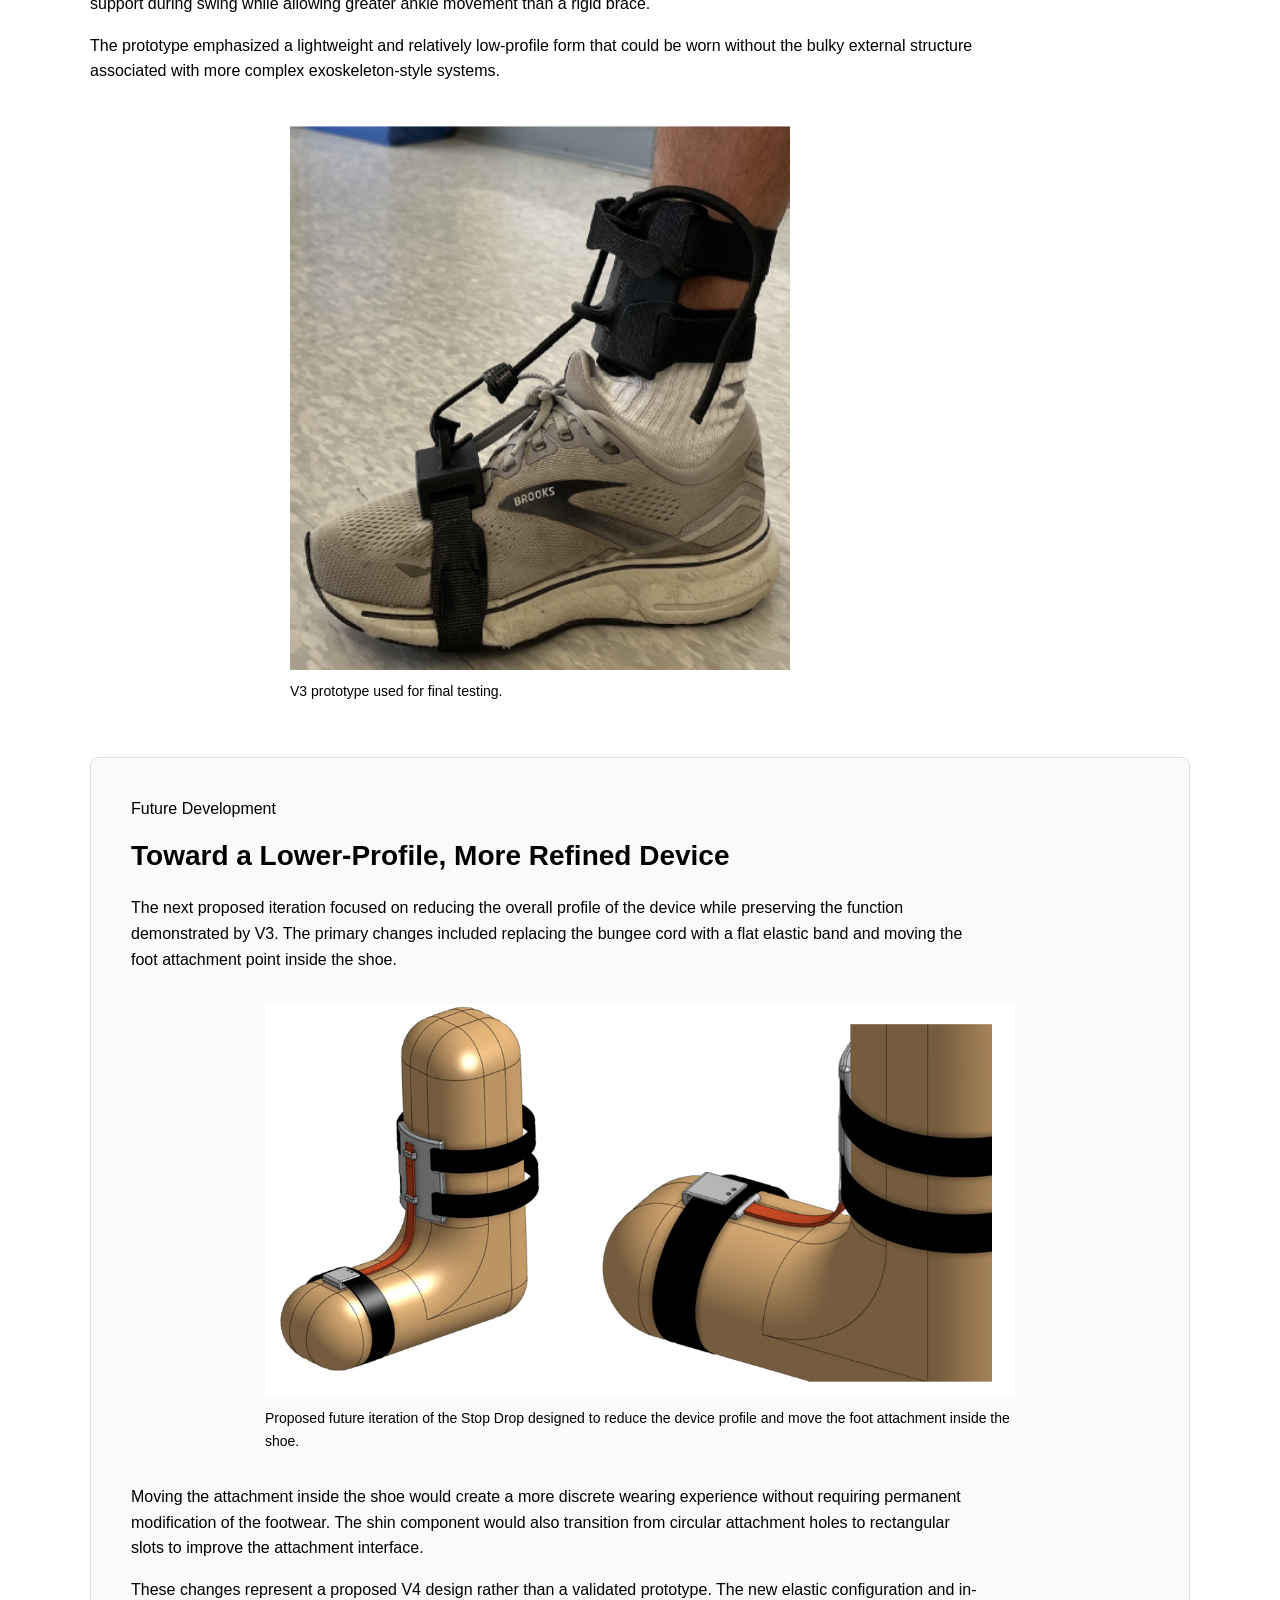
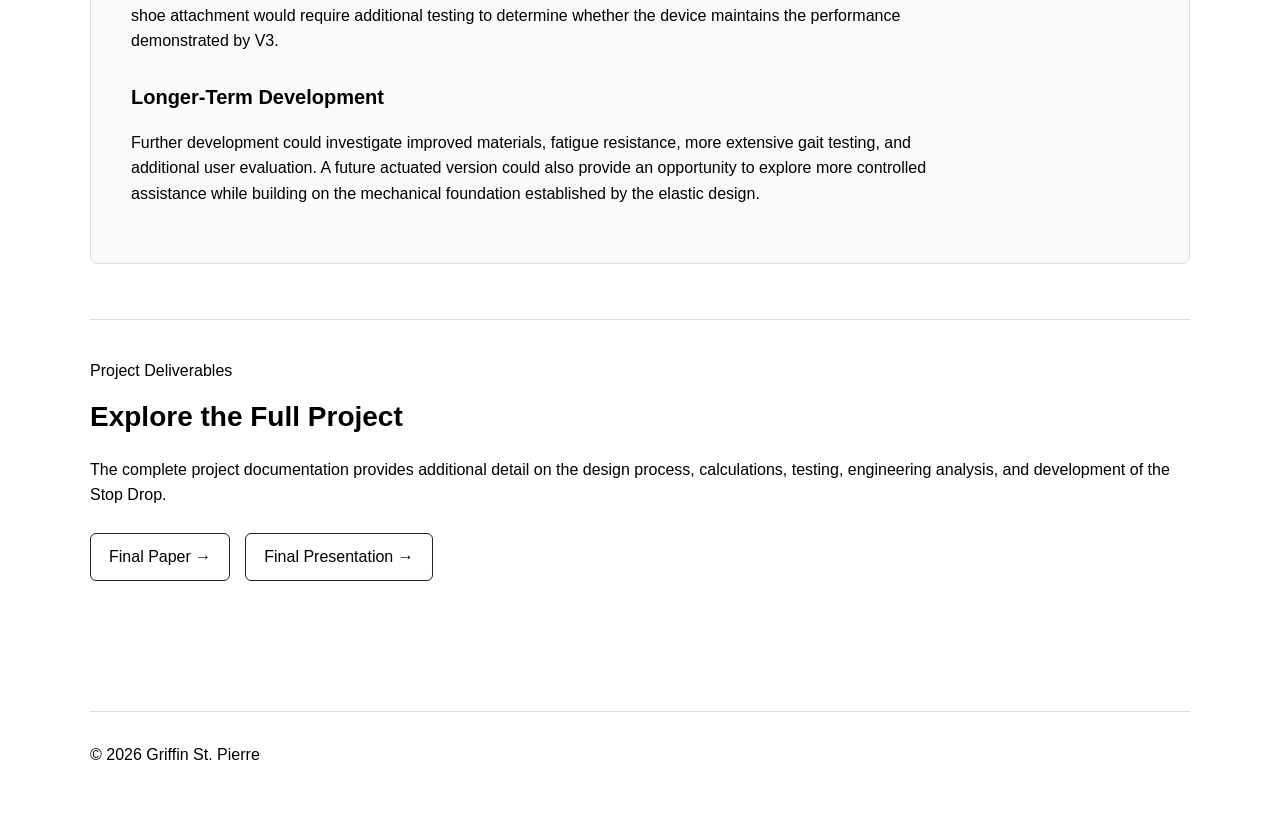
<file: projects/drop-foot.html>
<!DOCTYPE html>
<html lang="en">

<head>
    <meta charset="UTF-8">
    <meta name="viewport" content="width=device-width, initial-scale=1.0">

    <title>Drop-Foot Device | Griffin St. Pierre</title>

    <link rel="stylesheet" href="../css/style.css">
</head>


<body>


<header>
    <nav>
        <a href="../index.html">Home</a>
        <a href="../about.html">About</a>
        <a href="../projects.html">Projects</a>
        <a href="../skills.html">Skills</a>
        <a href="../resume.html">Resume</a>
        <a href="../contact.html">Contact</a>
    </nav>
</header>


<main>


    <!-- =========================
         Project Hero
         ========================= -->

    <section class="project-hero">

        <div class="project-hero-text">

            <p class="eyebrow">
                Biomedical Engineering · Mechanical Design · Prototyping
            </p>

            <h1>
                Drop-Foot Device
            </h1>

            <p class="project-intro">
                Design and prototyping of a low-profile assistive device
                intended to improve foot clearance and restore a more
                natural gait cycle for individuals experiencing drop-foot.
            </p>

        </div>

        <img
            src="../images/drop-foot/drop-foot-render.png"
            alt="Drop-foot assistive device"
        >

    </section>


    <!-- =========================
         Project Details
         ========================= -->

    <section class="project-details project-details-tight">

        <div>
            <strong>Project Type</strong>
            <p>Biomedical Engineering Design Project</p>
        </div>

        <div>
            <strong>Focus</strong>
            <p>Assistive Technology · Biomechanics</p>
        </div>

        <div>
            <strong>Tools</strong>
            <p>CAD · 3D Printing · Mechanical Testing</p>
        </div>

        <div>
            <strong>Development</strong>
            <p>Concept · Prototype · Evaluation</p>
        </div>

    </section>


    <!-- =========================
         Overview
         ========================= -->

    <section class="project-section">

        <p class="eyebrow">
            Overview
        </p>

        <h2>
            Developing a More Natural Approach to Drop-Foot Assistance
        </h2>

        <p>
            This team-based biomedical engineering project focused on
            developing an affordable and discrete device for individuals
            experiencing permanent drop-foot. Existing rigid braces can
            reduce the risk of tripping by supporting the foot during
            swing, but can also restrict natural ankle motion and limit
            plantarflexion and dorsiflexion.
        </p>

        <p>
            Our goal was to develop a device that provided sufficient
            support to improve foot clearance while allowing the foot to
            move more naturally throughout the gait cycle. The design
            therefore needed to balance functionality, comfort, weight,
            durability, ease of use, and cost.
        </p>

        <p>
            After evaluating multiple mechanical concepts, the team
            selected an elastic-based approach and developed a series of
            physical prototypes to evaluate the concept, refine the
            geometry, and identify limitations in the design.
        </p>

    </section>


    <!-- =========================
         Engineering Challenge
         ========================= -->

    <section class="project-section">

        <p class="eyebrow">
            Engineering Challenge
        </p>

        <h2>
            Designing Around the Gait Cycle
        </h2>

        <p>
            Drop-foot occurs when an individual has reduced control over
            ankle and foot movement. During the swing phase of walking,
            insufficient dorsiflexion can cause the foot to drag or strike
            the ground, increasing the risk of tripping.
        </p>

        <p>
            Individuals may compensate by lifting the knee higher or
            swinging the leg outward to clear the foot. While these
            strategies can reduce immediate tripping risk, they can also
            produce less efficient and less natural movement patterns.
        </p>

        <p>
            The design challenge was therefore not simply to hold the foot
            in an elevated position. The device needed to provide support
            during swing while allowing the foot to relax and move into
            plantarflexion during stance and push-off.
        </p>

        <p>
            This created a fundamental tradeoff between providing enough
            mechanical assistance to improve foot clearance and preserving
            enough freedom of movement to maintain a more natural gait.
        </p>

    </section>


    <!-- =========================
         Requirements
         ========================= -->

    <section class="project-section">

        <p class="eyebrow">
            Design Requirements
        </p>

        <h2>
            Defining Performance & Usability Targets
        </h2>

        <p>
            Before developing the final concept, the team established
            performance and usability requirements to guide the design.
            Functionality and comfort were identified as the highest
            priorities, followed by durability, weight, and ease of use.
        </p>

        <div class="project-image-grid">

            <figure class="project-figure">

       <img
            src="../images/drop-foot/drop-foot-concept-map.png"
            alt="Concept Map"
        >

                <figcaption>
                    Concept map used to identify the primary design goals,
                    requirements, and considerations for the Stop Drop.
                </figcaption>

            </figure>

            <figure class="project-figure">

       <img
            src="../images/drop-foot/drop-foot-pugh-analysis.png"
            alt="Pugh analysis comparing drop-foot device concepts"
        >   

                <figcaption>
                    Pugh analysis used to compare alternative concepts against the
                    project's weighted design requirements.
                </figcaption>

            </figure>

        </div>

        <p>
            Key targets included supporting walking at approximately
            2 mph, achieving 15–30° of dorsiflexion and 20–50° of
            plantarflexion, minimizing device weight, and allowing the
            device to be worn comfortably for extended periods.
        </p>

        <p>
            Additional considerations included adjustability, ease of
            donning and doffing, quiet operation, cleanability,
            weather resistance, and manufacturability.
        </p>

    </section>


    <!-- =========================
         Concept Development
         ========================= -->

    <section class="project-section">

        <p class="eyebrow">
            Concept Development
        </p>

        <h2>
            Exploring Multiple Mechanical Approaches
        </h2>

        <p>
            Multiple concepts were developed to determine how mechanical
            assistance could be applied throughout the gait cycle. The
            team considered pneumatic, motorized, spring-based, sensor-
            driven, gyroscopic, and elastic mechanisms.
        </p>

        <p>
            Motorized and sensor-driven approaches offered greater control
            but introduced additional complexity, weight, response-time
            requirements, and implementation challenges. Spring-based
            mechanisms provided another possible approach but introduced
            additional components and mechanical complexity.
        </p>

        <p>
            The elastic-based concept offered a simpler alternative. An
            elastic element could provide upward assistance during swing
            while still allowing the foot to move downward during stance.
            This approach also supported the project's goals for comfort,
            weight, cost, and ease of use.
        </p>


        <figure class="project-figure project-figure-medium">

            <img
                src="../images/drop-foot/drop-foot-cad.png"
                alt="CAD model of the drop-foot assistive device"
            >

            <figcaption>
                CAD development of the elastic-based mechanical concept.
            </figcaption>

        </figure>

    </section>


    <!-- =========================
         Concept Selection
         ========================= -->

    <section class="project-section">

        <p class="eyebrow">
            Concept Selection
        </p>

        <h2>
            Selecting the Elastic-Based Architecture
        </h2>

        <p>
            The alternative concepts were evaluated using a weighted
            comparison of functionality, cost, comfort, durability,
            weight, and ease of use. Functionality and comfort received
            the greatest weighting because the device needed to improve
            gait without creating a system that users would be reluctant
            to wear.
        </p>

        <p>
            The elastic-based design achieved the strongest overall
            evaluation. It offered a balance between mechanical
            assistance and natural movement while avoiding many of the
            weight, complexity, and response-time concerns associated
            with powered concepts.
        </p>

        <p>
            This decision also aligned with the project's affordability
            and discretion goals, making the concept practical to
            prototype within the project's available time and resources.
        </p>

    </section>


    <!-- =========================
         Prototype Development
         ========================= -->

    <section class="project-section">

        <p class="eyebrow">
            Prototype Development
        </p>

        <h2>
            From Works-Like Model to Wearable Prototype
        </h2>

        <p>
            The first prototype was intentionally simple, using Velcro
            straps and elastic exercise bands to determine whether the
            fundamental mechanism could provide the desired assistance.
        </p>

        <p>
            Initial testing produced approximately 15–20° of
            dorsiflexion, demonstrating that the elastic concept could
            provide meaningful upward support and validating the basic
            mechanical approach.
        </p>


        <div class="project-image-grid">

            <figure class="project-figure">

                <img
                    src="../images/drop-foot/drop-foot-housing-prototype.JPG"
                    alt="3D-printed housing prototype of the drop-foot device"
                >

                <figcaption>
                    Early physical prototype used to evaluate the
                    mechanical concept and component fit.
                </figcaption>

            </figure>


            <figure class="project-figure">

                <img
                    src="../images/drop-foot/drop-foot-heel-prototype.JPG"
                    alt="3D-printed heel prototype of the drop-foot device"
                >

                <figcaption>
                    Prototype component developed to support the
                    foot attachment and elastic mechanism.
                </figcaption>

            </figure>

        </div>


        <h3>
            Iterative Refinement
        </h3>

        <p>
            Subsequent iterations focused on improving the strength,
            fit, elastic attachment, and overall profile of the device.
            The shin component evolved from an initial U-shaped concept
            into a more compact shin-guard configuration to accommodate
            a wider range of leg and ankle dimensions.
        </p>

        <p>
            The resulting V3 prototype was approximately 2.5 inches wide
            by 3.5 inches tall, with a curved profile designed to follow
            the shape of the lower leg. Antimicrobial padding was added
            between the device and the user to improve comfort, grip,
            and cleanliness.
        </p>

    </section>


    <!-- =========================
         Prototyping & Manufacturing
         ========================= -->

    <section class="project-section">

        <p class="eyebrow">
            Prototyping & Manufacturing
        </p>

        <h2>
            Designing Through Physical Prototyping
        </h2>

        <p>
            Additive manufacturing allowed the team to rapidly transition
            between CAD revisions and physical evaluation. The custom
            components were produced using 3D printing while standard,
            off-the-shelf components were used for the remaining
            mechanical interfaces.
        </p>

        <p>
            This approach reduced development cost and made it possible
            to quickly evaluate changes to component geometry, attachment
            points, fit, and mechanical behavior.
        </p>

        <figure class="project-figure project-figure-small">

            <img
                src="../images/drop-foot/drop-foot-v2.png"
                alt="3D-printed drop-foot device component"
            >

            <figcaption>
                Additively manufactured components used during prototype
                development and mechanical evaluation.
            </figcaption>

        </figure>

    </section>


    <!-- =========================
         Testing & Evaluation
         ========================= -->

    <section class="project-section">

        <p class="eyebrow">
            Testing & Evaluation
        </p>

        <h2>
            Evaluating Gait Assistance & Mechanical Performance
        </h2>

        <p>
            Physical testing was used to evaluate whether the prototype
            could provide the intended assistance while maintaining
            useful ankle movement. Testing focused on the behavior of
            the foot throughout the gait cycle and the ability of the
            elastic mechanism to support the foot during swing.
        </p>


        <figure class="project-figure project-figure-medium">

            <img
                src="../images/drop-foot/drop-foot-testing.png"
                alt="Testing setup for the drop-foot assistive device"
            >

            <figcaption>
                Experimental setup used to evaluate the mechanical
                behavior and performance of the Stop Drop prototype.
            </figcaption>

        </figure>


        <h3>
            Prototype Results
        </h3>

        <p>
            The V3 prototype successfully achieved the desired plantarflexion
            angle while producing slightly less dorsiflexion than the target
            range. Testing also indicated that the elastic mechanism provided
            upward support during the swing phase while allowing the foot to move
            downward during stance. 
        </p>

        <p>
            A test user described the prototype as comfortable and
            supportive when simulating drop-foot. The user also noted
            an upward, spring-like force during the final portion of
            the gait cycle, suggesting that the mechanism could assist
            with preparing the foot for the following step.
        </p>

    </section>


    <!-- =========================
         Material Evaluation
         ========================= -->

    <section class="project-section">

        <p class="eyebrow">
            Material Evaluation
        </p>

        <h2>
            Validating the Prototype Material
        </h2>

        <p>
            Mechanical calculations were used to estimate the force
            required to lift the foot, followed by tensile testing of
            the PLA used for the printed components. Ten tensile tests
            produced an average failure load of 672.2 N, with individual
            samples reaching approximately 650 N or greater before
            failure.
        </p>

        <p>
            Although the prototype remained functional during testing,
            the tensile results identified an important limitation of
            PLA for a production device. Its relatively brittle failure
            behavior could lead to abrupt component failure rather than
            gradual deformation, indicating that a stronger and less
            brittle material would be preferable for future iterations.
        </p>


        <figure class="project-figure project-figure-medium">

            <img
                src="../images/drop-foot/drop-foot-tensile-testing.png"
                alt="PLA material evaluation"
            >
       
            <figcaption>
                Tensile testing used to evaluate the strength and failure
                behavior of the prototype's PLA components.
            </figcaption>

        </figure>

    </section>


    <!-- =========================
         Engineering Tradeoffs
         ========================= -->

    <section class="project-section">

        <p class="eyebrow">
            Engineering Tradeoffs
        </p>

        <h2>
            Balancing Function, Comfort & Practicality
        </h2>

        <p>
            The development process demonstrated the tradeoffs involved
            in designing an assistive device for direct interaction with
            the human body. Increasing mechanical support could improve
            foot clearance, but excessive restriction could interfere
            with natural movement and reduce comfort.
        </p>

        <p>
            The team therefore prioritized a lightweight, simple
            mechanism that could provide useful assistance without
            requiring motors, sensors, or extensive electronics. The use
            of primarily off-the-shelf components also helped maintain
            affordability and simplified procurement.
        </p>

        <p>
            Safety and reliability remained important limitations.
            Additional stress, fatigue, durability, and gait testing
            would be necessary before the device could be considered
            suitable for real-world medical use.
        </p>

    </section>


    <!-- =========================
         Medical Device Considerations
         ========================= -->

    <section class="project-section">

        <p class="eyebrow">
            Medical Device Considerations
        </p>

        <h2>
            Designing Beyond the Prototype
        </h2>

        <p>
            Because the device is intended to interact directly with
            human movement, development beyond the prototype stage would
            require substantially more validation. Material selection,
            durability, fatigue performance, user safety, and consistent
            mechanical behavior would all need to be demonstrated under
            representative conditions.
        </p>

        <p>
            The project also considered medical-device quality and
            regulatory requirements. These considerations highlighted
            the additional testing, documentation, risk management, and
            design controls required to transition from an academic
            prototype toward a commercially viable assistive device.
        </p>

    </section>


    <!-- =========================
         Current Prototype
         ========================= -->

    <section class="project-section">

        <p class="eyebrow">
            Final Prototype
        </p>

        <h2>
            The Stop Drop V3
        </h2>

        <p>
            The V3 prototype demonstrated the core concept of a
            semi-active elastic drop-foot device. The design provided
            upward support during swing while allowing greater ankle
            movement than a rigid brace.
        </p>

        <p>
            The prototype emphasized a lightweight and relatively
            low-profile form that could be worn without the bulky
            external structure associated with more complex
            exoskeleton-style systems.
        </p>


        <figure class="project-figure project-figure-small">

             <img
                src="../images/drop-foot/drop-foot-v3.png"
                alt="Stop Drop V3 prototype"
            >
        
            <figcaption>
                V3 prototype used for final testing.
            </figcaption>

        </figure>

    </section>


    <!-- =========================
         Future Development
         ========================= -->

    <section class="project-highlight">

        <p class="eyebrow">
            Future Development
        </p>

        <h2>
            Toward a Lower-Profile, More Refined Device
        </h2>

        <p>
            The next proposed iteration focused on reducing the overall
            profile of the device while preserving the function
            demonstrated by V3. The primary changes included replacing
            the bungee cord with a flat elastic band and moving the foot
            attachment point inside the shoe.
        </p>

        <figure class="project-figure project-figure-medium">

        <img
                src="../images/drop-foot/drop-foot-future-development.png"
                alt="Future development CAD model of the Stop Drop device"
            >
        
            <figcaption>
                Proposed future iteration of the Stop Drop designed to reduce
                the device profile and move the foot attachment inside the shoe.
            </figcaption>
        
        </figure>
        
        <p>
            Moving the attachment inside the shoe would create a more
            discrete wearing experience without requiring permanent
            modification of the footwear. The shin component would also
            transition from circular attachment holes to rectangular
            slots to improve the attachment interface.
        </p>

        <p>
            These changes represent a proposed V4 design rather than a
            validated prototype. The new elastic configuration and
            in-shoe attachment would require additional testing to
            determine whether the device maintains the performance
            demonstrated by V3.
        </p>


        <h3>
            Longer-Term Development
        </h3>

        <p>
            Further development could investigate improved materials,
            fatigue resistance, more extensive gait testing, and
            additional user evaluation. A future actuated version could
            also provide an opportunity to explore more controlled
            assistance while building on the mechanical foundation
            established by the elastic design.
        </p>

    </section>


    <!-- =========================
         Project Deliverables
         ========================= -->

    <section class="project-deliverables">

        <p class="eyebrow">
            Project Deliverables
        </p>

        <h2>
            Explore the Full Project
        </h2>

        <p>
            The complete project documentation provides additional
            detail on the design process, calculations, testing,
            engineering analysis, and development of the Stop Drop.
        </p>

        <div class="project-links">

            <a href="../documents/drop-foot/BME3300_ Final Report Paper.pdf" target="_blank">
                Final Paper →
            </a>

            <a href="../documents/drop-foot/BME3300 Final Presentation.pdf" target="_blank">
                Final Presentation →
            </a>

        </div>

    </section>


</main>


<footer>
    <p>© 2026 Griffin St. Pierre</p>
</footer>


</body>

</html>
</file>
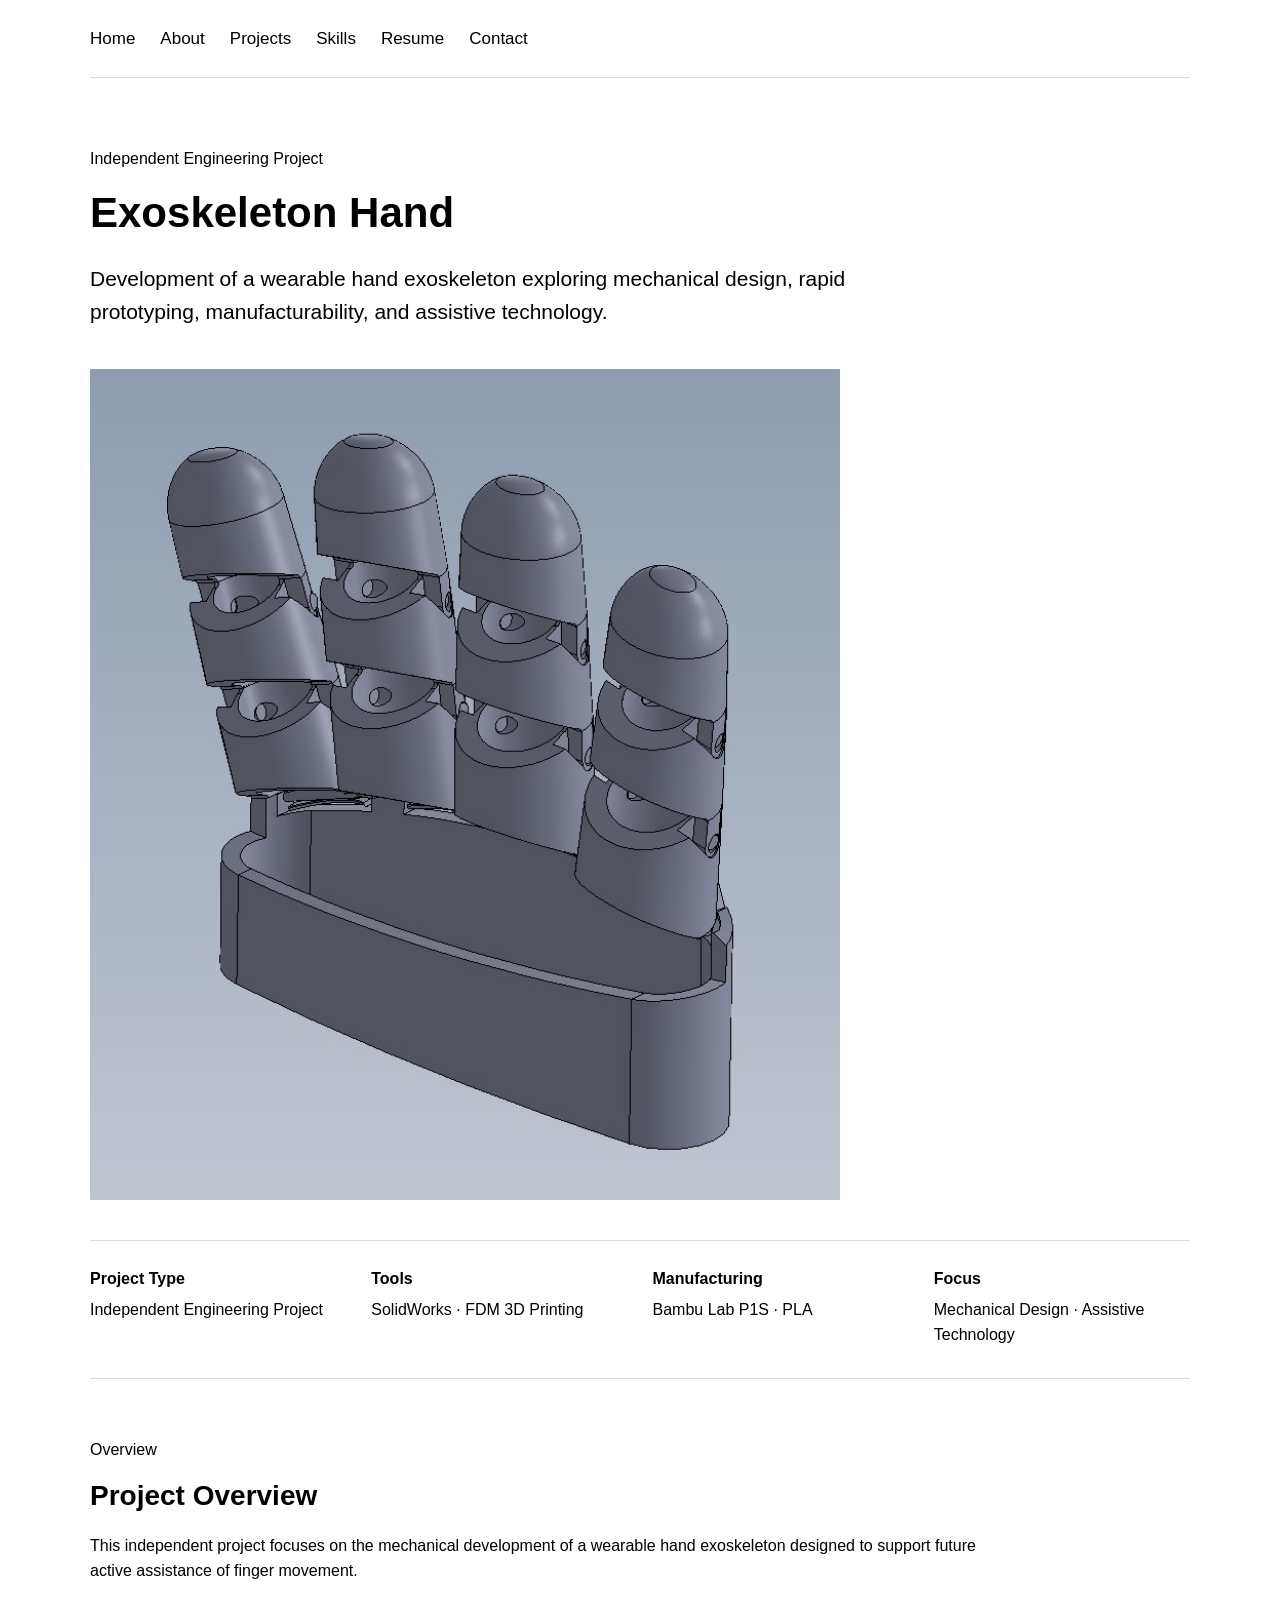
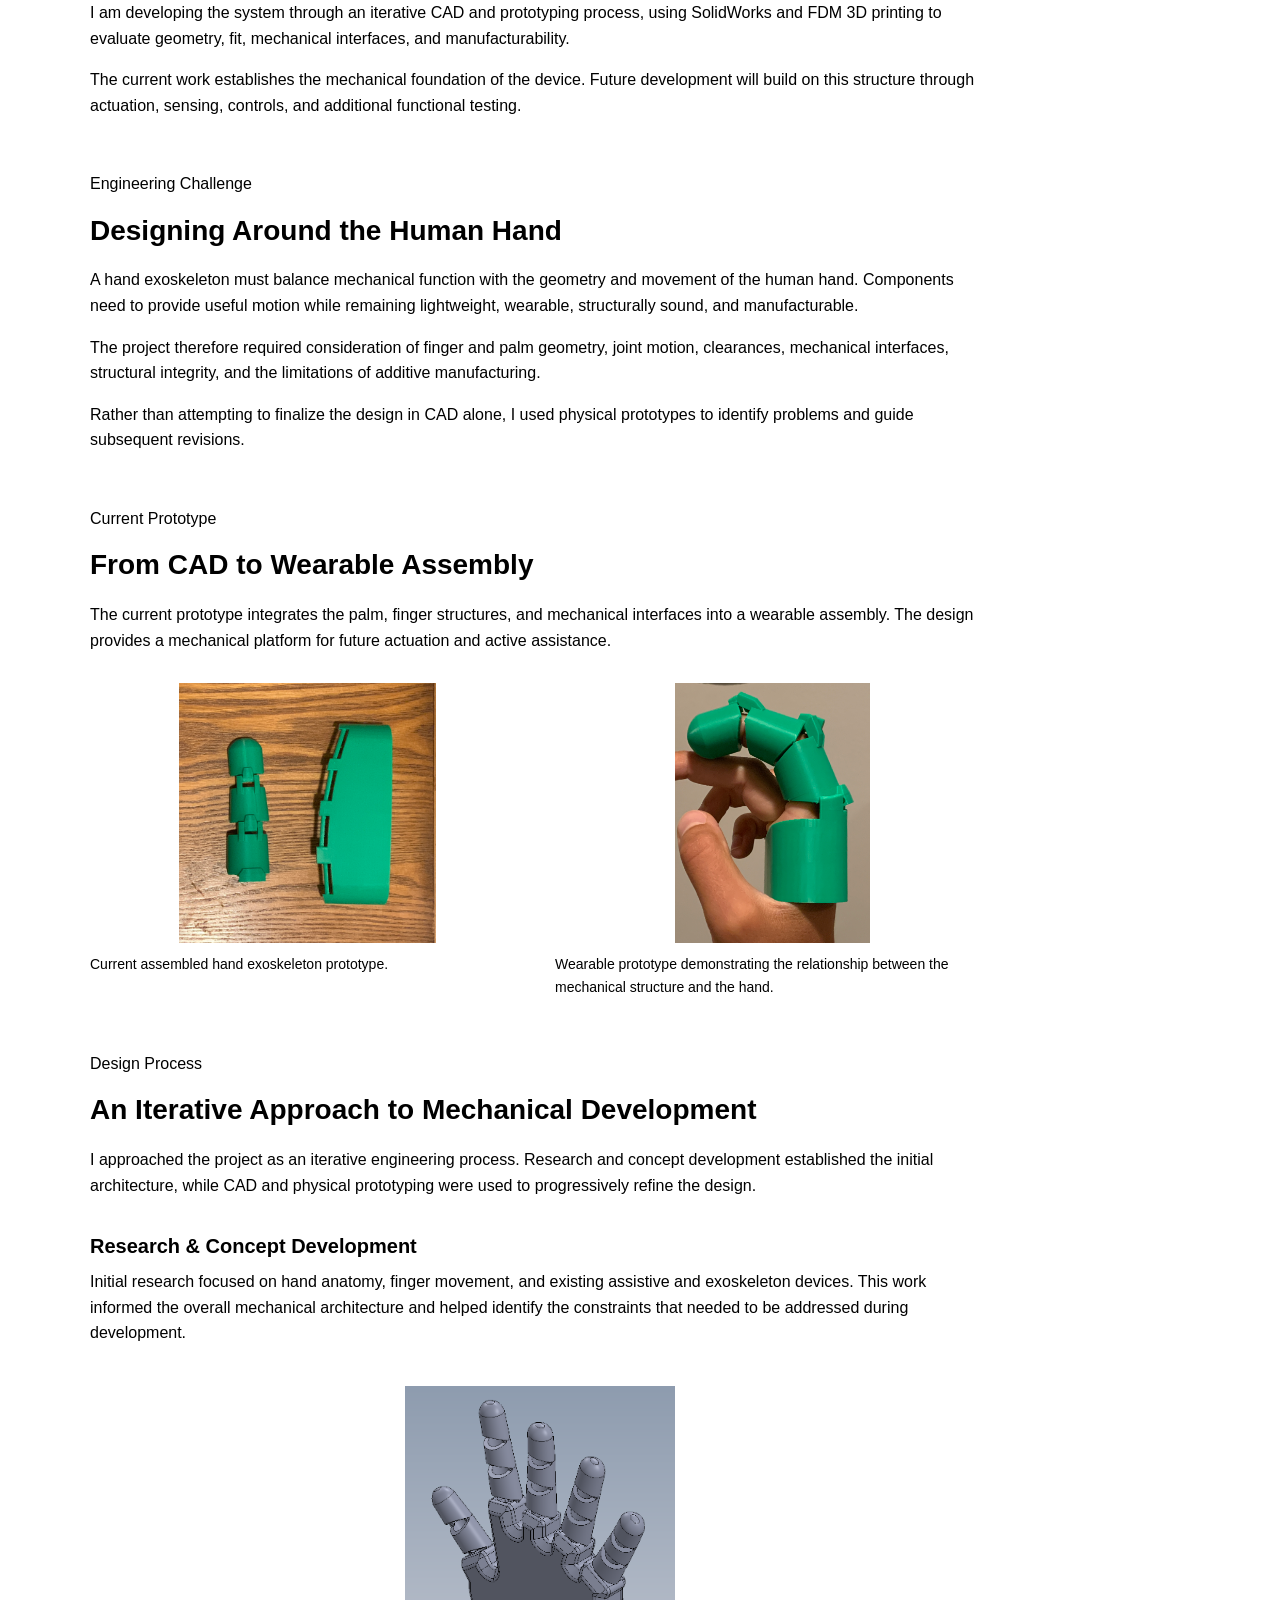
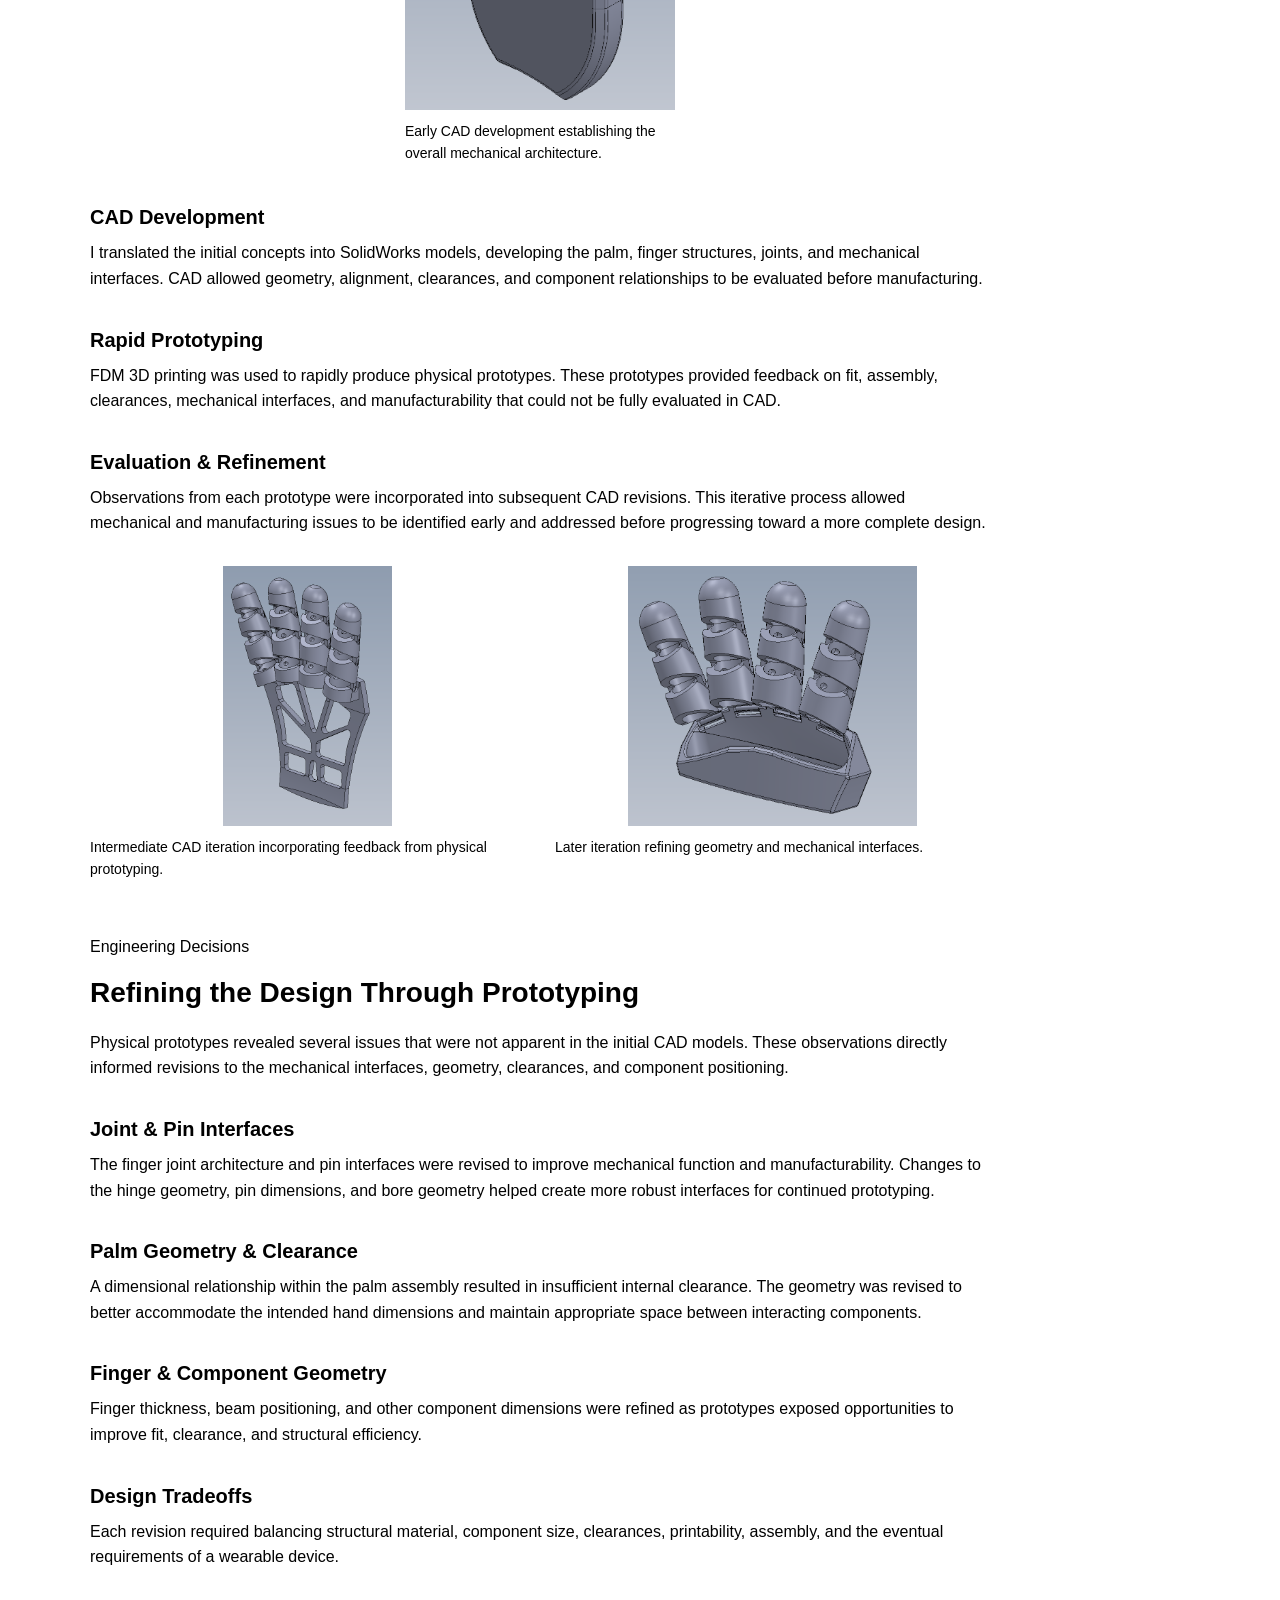
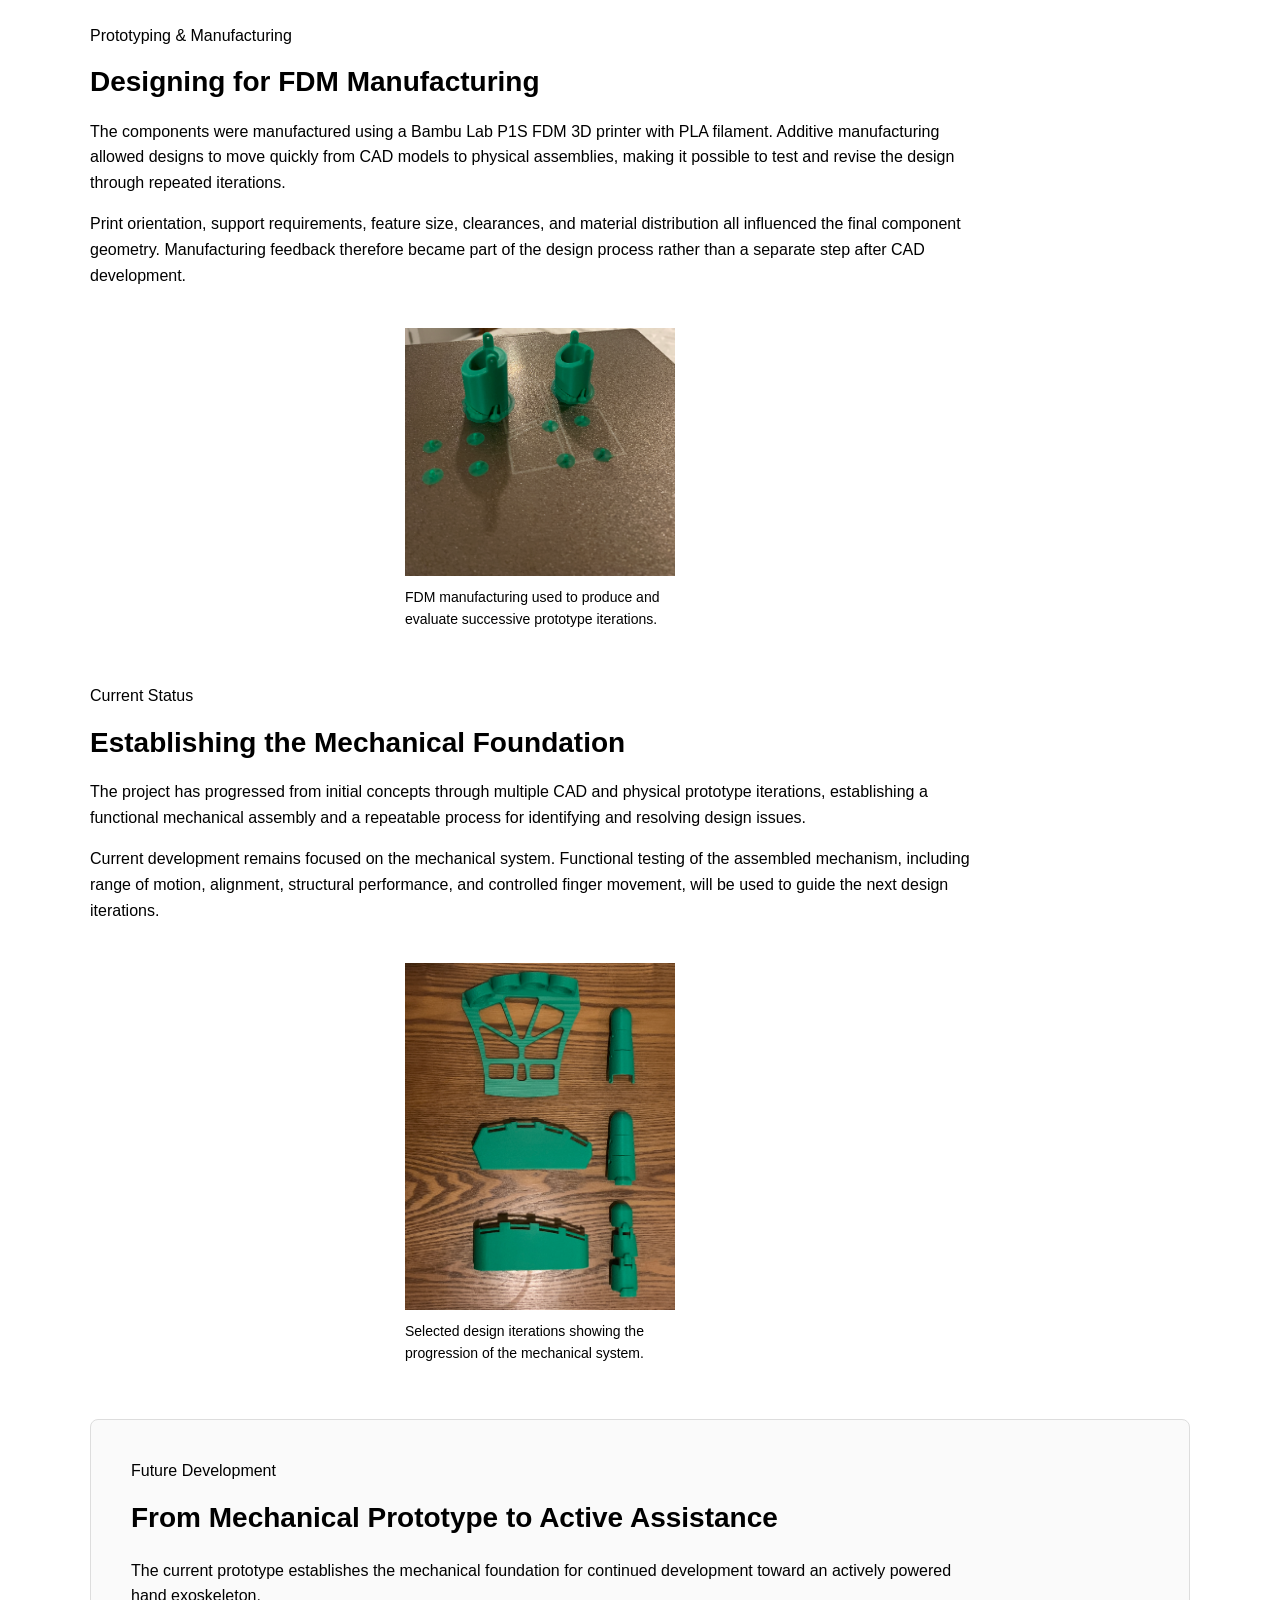
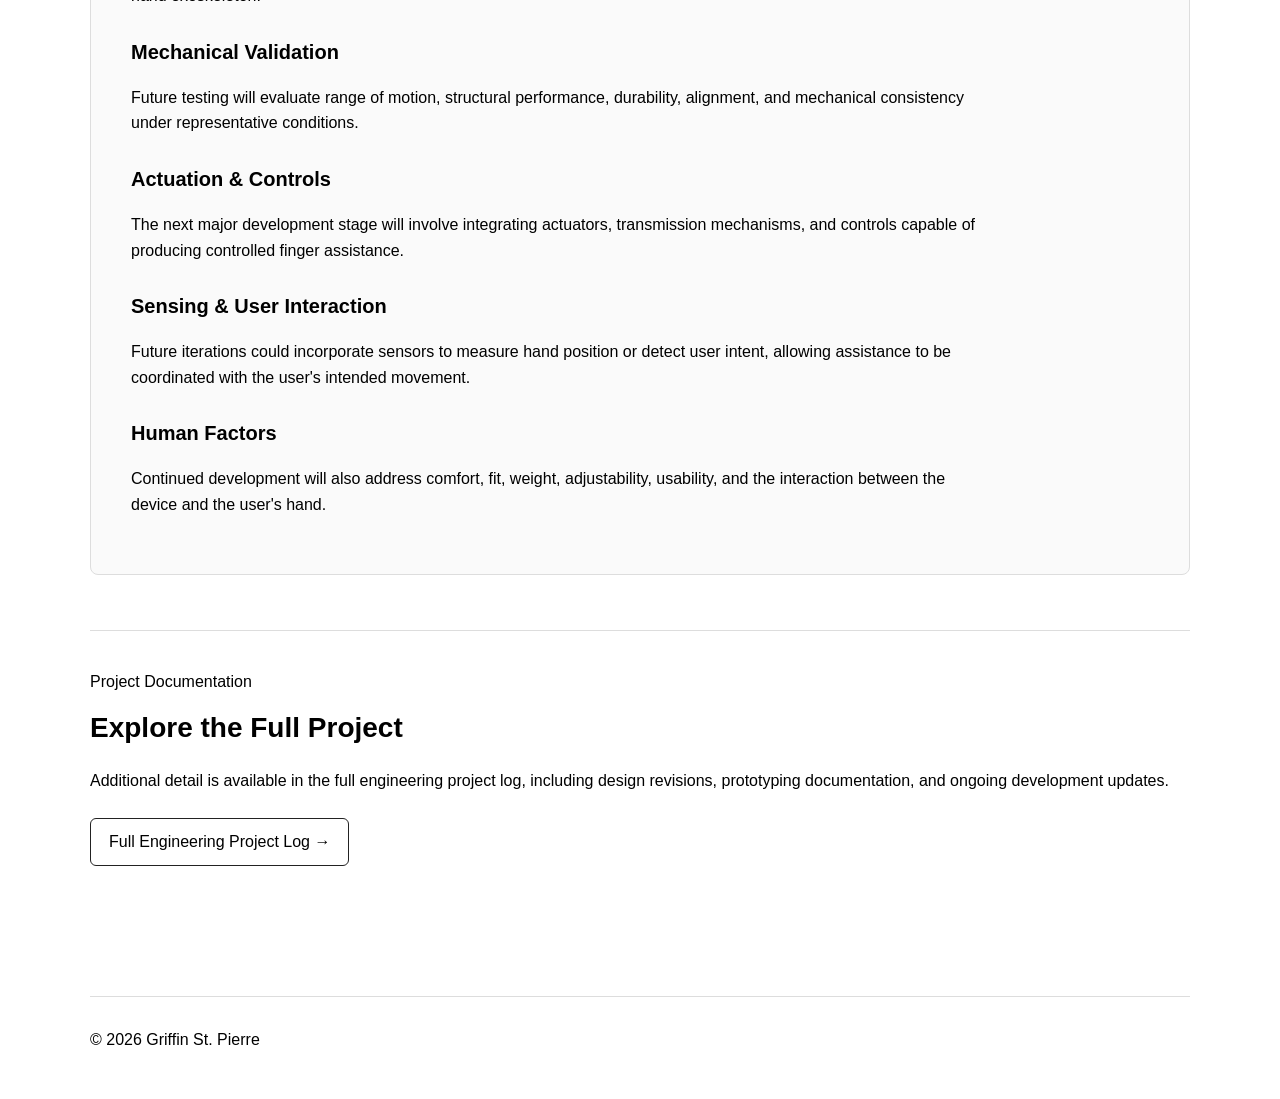
<file: projects/exoskeleton.html>
<!DOCTYPE html>
<html lang="en">

<head>
    <meta charset="UTF-8">
    <meta name="viewport" content="width=device-width, initial-scale=1.0">

    <title>Exoskeleton Hand | Griffin St. Pierre</title>

    <link rel="stylesheet" href="../css/style.css">
</head>

<body>

<header>
    <nav>
        <a href="../index.html">Home</a>
        <a href="../about.html">About</a>
        <a href="../projects.html">Projects</a>
        <a href="../skills.html">Skills</a>
        <a href="../resume.html">Resume</a>
        <a href="../contact.html">Contact</a>
    </nav>
</header>


<main>


    <!-- =========================
         Project Hero
         ========================= -->

    <section class="project-hero">

        <p class="eyebrow">
            Independent Engineering Project
        </p>

        <div class="project-hero-text">

            <h1>
                Exoskeleton Hand
            </h1>

            <p class="project-intro">
                Development of a wearable hand exoskeleton exploring mechanical design,
                rapid prototyping, manufacturability, and assistive technology.
            </p>

        </div>

        <img
            src="../images/exoskeleton/exoskeleton-overview.jpg"
            alt="3D-printed hand exoskeleton prototype"
        >

    </section>


    <!-- =========================
         Project Details
         ========================= -->

    <section class="project-details project-details-tight">

        <div>
            <strong>Project Type</strong>
            <p>Independent Engineering Project</p>
        </div>

        <div>
            <strong>Tools</strong>
            <p>SolidWorks · FDM 3D Printing</p>
        </div>

        <div>
            <strong>Manufacturing</strong>
            <p>Bambu Lab P1S · PLA</p>
        </div>

        <div>
            <strong>Focus</strong>
            <p>Mechanical Design · Assistive Technology</p>
        </div>

    </section>


    <!-- =========================
         Overview
         ========================= -->

    <section class="project-section">

        <p class="eyebrow">
            Overview
        </p>

        <h2>
            Project Overview
        </h2>

        <p>
            This independent project focuses on the mechanical development
            of a wearable hand exoskeleton designed to support future
            active assistance of finger movement.
        </p>

        <p>
            I am developing the system through an iterative CAD and
            prototyping process, using SolidWorks and FDM 3D printing
            to evaluate geometry, fit, mechanical interfaces, and
            manufacturability.
        </p>

        <p>
            The current work establishes the mechanical foundation of
            the device. Future development will build on this structure
            through actuation, sensing, controls, and additional
            functional testing.
        </p>

    </section>


    <!-- =========================
         Engineering Challenge
         ========================= -->

    <section class="project-section">

        <p class="eyebrow">
            Engineering Challenge
        </p>

        <h2>
            Designing Around the Human Hand
        </h2>

        <p>
            A hand exoskeleton must balance mechanical function with the
            geometry and movement of the human hand. Components need to
            provide useful motion while remaining lightweight, wearable,
            structurally sound, and manufacturable.
        </p>

        <p>
            The project therefore required consideration of finger and
            palm geometry, joint motion, clearances, mechanical
            interfaces, structural integrity, and the limitations of
            additive manufacturing.
        </p>

        <p>
            Rather than attempting to finalize the design in CAD alone,
            I used physical prototypes to identify problems and guide
            subsequent revisions.
        </p>

    </section>


    <!-- =========================
         Final Prototype
         ========================= -->

    <section class="project-section">

        <p class="eyebrow">
            Current Prototype
        </p>

        <h2>
            From CAD to Wearable Assembly
        </h2>

        <p>
            The current prototype integrates the palm, finger structures,
            and mechanical interfaces into a wearable assembly. The
            design provides a mechanical platform for future actuation
            and active assistance.
        </p>

        <div class="project-image-grid">

            <figure class="project-figure">
                
        <img
            src="../images/exoskeleton/exoskeleton-current-printed-assembly.jpg"
            alt="Current assembled exoskeleton"
        >

                <figcaption>
                    Current assembled hand exoskeleton prototype.
                </figcaption>

            </figure>

            <figure class="project-figure">

         <img
            src="../images/exoskeleton/exoskeleton-current-worn-assembly.JPG"
            alt="Exoskeleton mounted on hand"
         >

                <figcaption>
                    Wearable prototype demonstrating the relationship
                    between the mechanical structure and the hand.
                </figcaption>

            </figure>

        </div>

    </section>


    <!-- =========================
         Design Process
         ========================= -->

    <section class="project-section">

        <p class="eyebrow">
            Design Process
        </p>

        <h2>
            An Iterative Approach to Mechanical Development
        </h2>

        <p>
            I approached the project as an iterative engineering process.
            Research and concept development established the initial
            architecture, while CAD and physical prototyping were used
            to progressively refine the design.
        </p>


        <h3>
            Research & Concept Development
        </h3>

        <p>
            Initial research focused on hand anatomy, finger movement,
            and existing assistive and exoskeleton devices. This work
            informed the overall mechanical architecture and helped
            identify the constraints that needed to be addressed during
            development.
        </p>

<figure class="project-figure project-figure-narrow">

    <img 
        src="../images/exoskeleton/exoskeleton-cad-early.png" 
        alt="Early CAD development of the hand exoskeleton"
    >

    <figcaption>
        Early CAD development establishing the overall
        mechanical architecture.
    </figcaption>

</figure>

        <h3>
            CAD Development
        </h3>

        <p>
            I translated the initial concepts into SolidWorks models,
            developing the palm, finger structures, joints, and
            mechanical interfaces. CAD allowed geometry, alignment,
            clearances, and component relationships to be evaluated
            before manufacturing.
        </p>


        <h3>
            Rapid Prototyping
        </h3>

        <p>
            FDM 3D printing was used to rapidly produce physical
            prototypes. These prototypes provided feedback on fit,
            assembly, clearances, mechanical interfaces, and
            manufacturability that could not be fully evaluated in CAD.
        </p>


        <h3>
            Evaluation & Refinement
        </h3>

        <p>
            Observations from each prototype were incorporated into
            subsequent CAD revisions. This iterative process allowed
            mechanical and manufacturing issues to be identified early
            and addressed before progressing toward a more complete
            design.
        </p>

        <div class="project-image-grid">

            <figure class="project-figure">

                <img
                    src="../images/exoskeleton/exoskeleton-cad-iteration.png"
                    alt="Intermediate CAD development of the hand exoskeleton"
                >

                <figcaption>
                    Intermediate CAD iteration incorporating feedback
                    from physical prototyping.
                </figcaption>

            </figure>


            <figure class="project-figure">

                <img
                    src="../images/exoskeleton/exoskeleton-cad-iteration-2.png"
                    alt="Later CAD iteration of the hand exoskeleton"
                >

                <figcaption>
                    Later iteration refining geometry and mechanical
                    interfaces.
                </figcaption>

            </figure>

        </div>

    </section>


    <!-- =========================
         Engineering Decisions
         ========================= -->

    <section class="project-section">

        <p class="eyebrow">
            Engineering Decisions
        </p>

        <h2>
            Refining the Design Through Prototyping
        </h2>

        <p>
            Physical prototypes revealed several issues that were not
            apparent in the initial CAD models. These observations
            directly informed revisions to the mechanical interfaces,
            geometry, clearances, and component positioning.
        </p>


        <h3>
            Joint & Pin Interfaces
        </h3>

        <p>
            The finger joint architecture and pin interfaces were
            revised to improve mechanical function and manufacturability.
            Changes to the hinge geometry, pin dimensions, and bore
            geometry helped create more robust interfaces for continued
            prototyping.
        </p>


        <h3>
            Palm Geometry & Clearance
        </h3>

        <p>
            A dimensional relationship within the palm assembly resulted
            in insufficient internal clearance. The geometry was revised
            to better accommodate the intended hand dimensions and
            maintain appropriate space between interacting components.
        </p>


        <h3>
            Finger & Component Geometry
        </h3>

        <p>
            Finger thickness, beam positioning, and other component
            dimensions were refined as prototypes exposed opportunities
            to improve fit, clearance, and structural efficiency.
        </p>


        <h3>
            Design Tradeoffs
        </h3>

        <p>
            Each revision required balancing structural material,
            component size, clearances, printability, assembly, and
            the eventual requirements of a wearable device.
        </p>

    </section>


    <!-- =========================
         Prototyping & Manufacturing
         ========================= -->

    <section class="project-section">

        <p class="eyebrow">
            Prototyping & Manufacturing
        </p>

        <h2>
            Designing for FDM Manufacturing
        </h2>

        <p>
            The components were manufactured using a Bambu Lab P1S
            FDM 3D printer with PLA filament. Additive manufacturing
            allowed designs to move quickly from CAD models to physical
            assemblies, making it possible to test and revise the design
            through repeated iterations.
        </p>

        <p>
            Print orientation, support requirements, feature size,
            clearances, and material distribution all influenced the
            final component geometry. Manufacturing feedback therefore
            became part of the design process rather than a separate
            step after CAD development.
        </p>

<figure class="project-figure project-figure-narrow">

    <img 
        src="../images/exoskeleton/exoskeleton-3d-print-example.jpg" 
        alt="3D printing / printed components"
    >

    <figcaption>
        FDM manufacturing used to produce and evaluate
        successive prototype iterations.
    </figcaption>

</figure>

    </section>


    <!-- =========================
         Current Status
         ========================= -->

    <section class="project-section">

        <p class="eyebrow">
            Current Status
        </p>

        <h2>
            Establishing the Mechanical Foundation
        </h2>

        <p>
            The project has progressed from initial concepts through
            multiple CAD and physical prototype iterations, establishing
            a functional mechanical assembly and a repeatable process
            for identifying and resolving design issues.
        </p>

        <p>
            Current development remains focused on the mechanical system.
            Functional testing of the assembled mechanism, including
            range of motion, alignment, structural performance, and
            controlled finger movement, will be used to guide the next
            design iterations.
        </p>

            <figure class="project-figure project-figure-narrow">

                <img 
                    src="../images/exoskeleton/exoskeleton-hand-evolution.jpg" 
                    alt="Design evolution"
                >

                <figcaption>
                    Selected design iterations showing the progression
                    of the mechanical system.
                </figcaption>

            </figure>


    </section>


    <!-- =========================
         Future Development
         ========================= -->

    <section class="project-highlight">

        <p class="eyebrow">
            Future Development
        </p>

        <h2>
            From Mechanical Prototype to Active Assistance
        </h2>

        <p>
            The current prototype establishes the mechanical foundation
            for continued development toward an actively powered hand
            exoskeleton.
        </p>


        <h3>
            Mechanical Validation
        </h3>

        <p>
            Future testing will evaluate range of motion, structural
            performance, durability, alignment, and mechanical
            consistency under representative conditions.
        </p>


        <h3>
            Actuation & Controls
        </h3>

        <p>
            The next major development stage will involve integrating
            actuators, transmission mechanisms, and controls capable of
            producing controlled finger assistance.
        </p>


        <h3>
            Sensing & User Interaction
        </h3>

        <p>
            Future iterations could incorporate sensors to measure hand
            position or detect user intent, allowing assistance to be
            coordinated with the user's intended movement.
        </p>


        <h3>
            Human Factors
        </h3>

        <p>
            Continued development will also address comfort, fit,
            weight, adjustability, usability, and the interaction
            between the device and the user's hand.
        </p>

    </section>
    

<section class="project-deliverables">

    <p class="eyebrow">Project Documentation</p>

    <h2>Explore the Full Project</h2>

    <p>
        Additional detail is available in the full engineering project log,
        including design revisions, prototyping documentation, and ongoing
        development updates.
    </p>

    <div class="project-links">

        <a 
            href="https://docs.google.com/spreadsheets/d/1D7-lJms2KK9FKcpa2u4hHmKcfWQAqI7uUOSKed-0uCA/edit?usp=sharing" 
            target="_blank"
            rel="noopener noreferrer"
        >
            Full Engineering Project Log →
        </a>

    </div>

</section>


</main>


<footer>
    <p>© 2026 Griffin St. Pierre</p>
</footer>


</body>

</html>
</file>
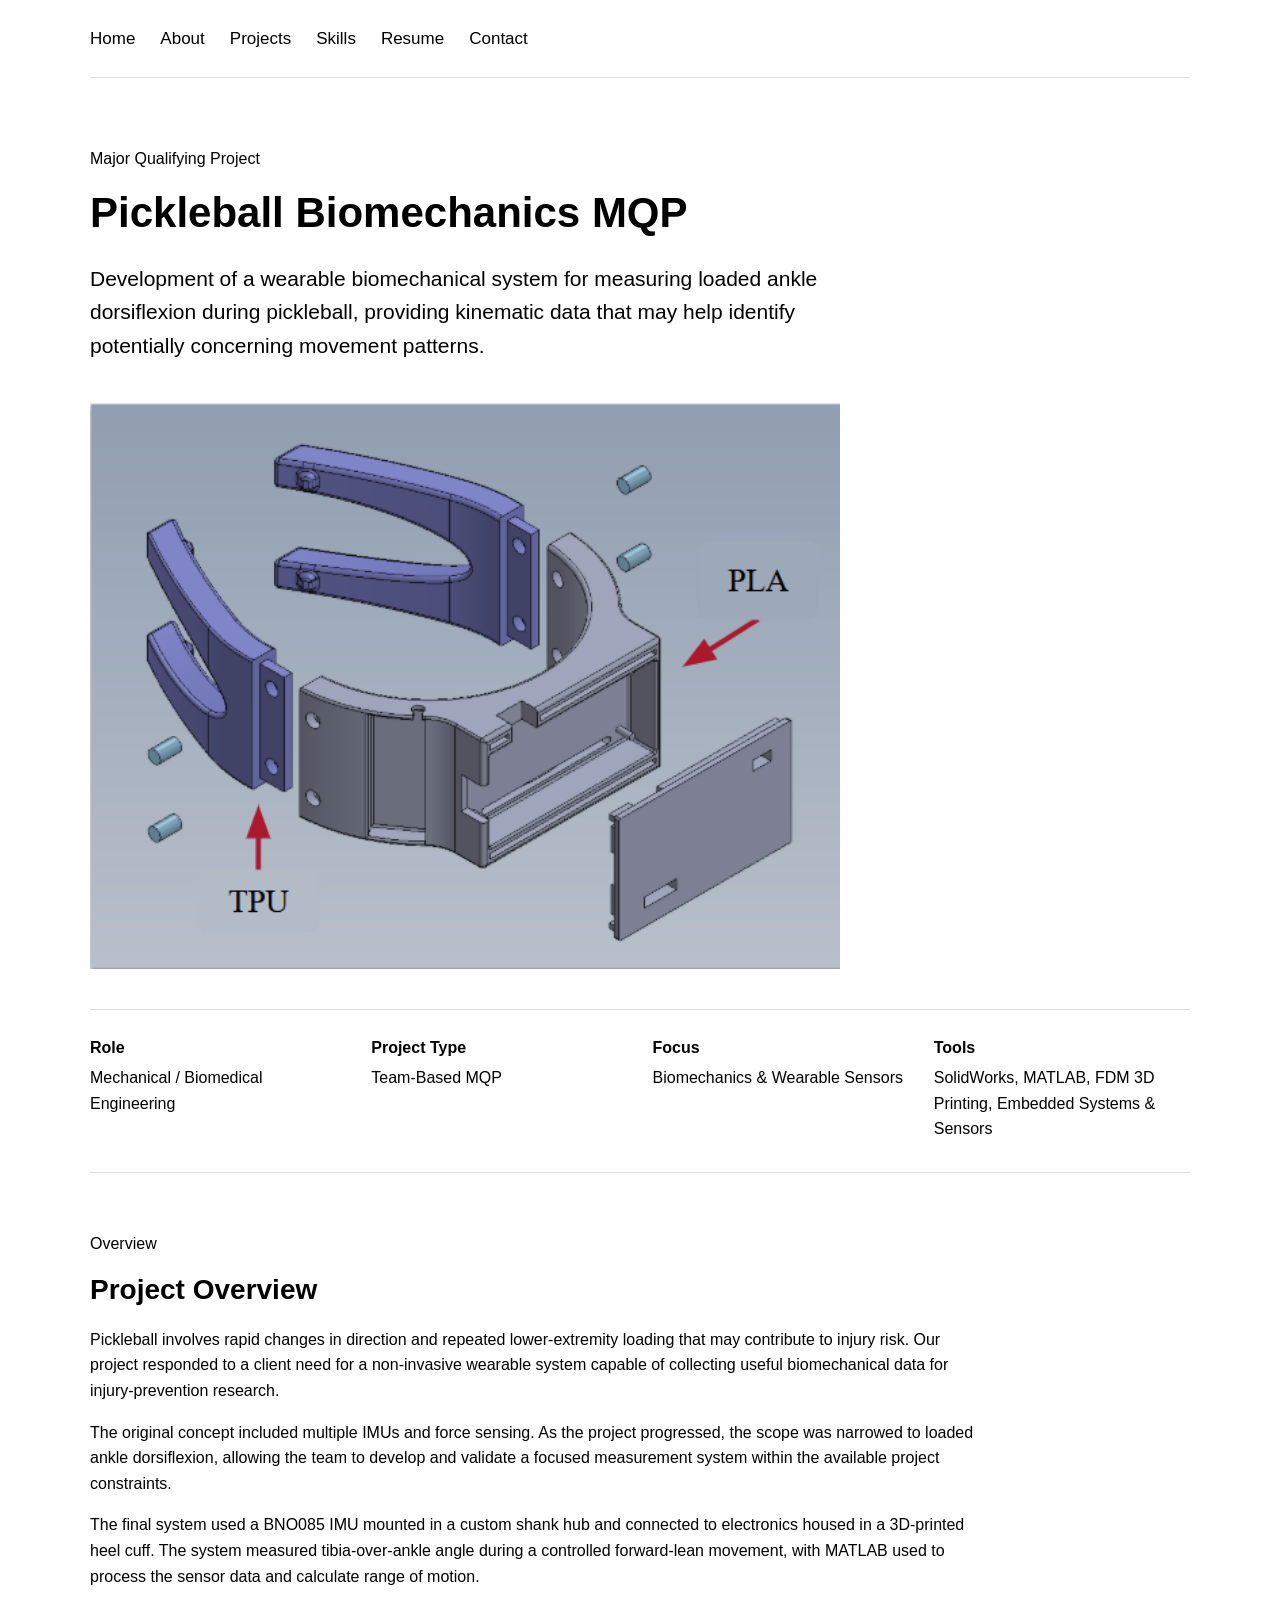
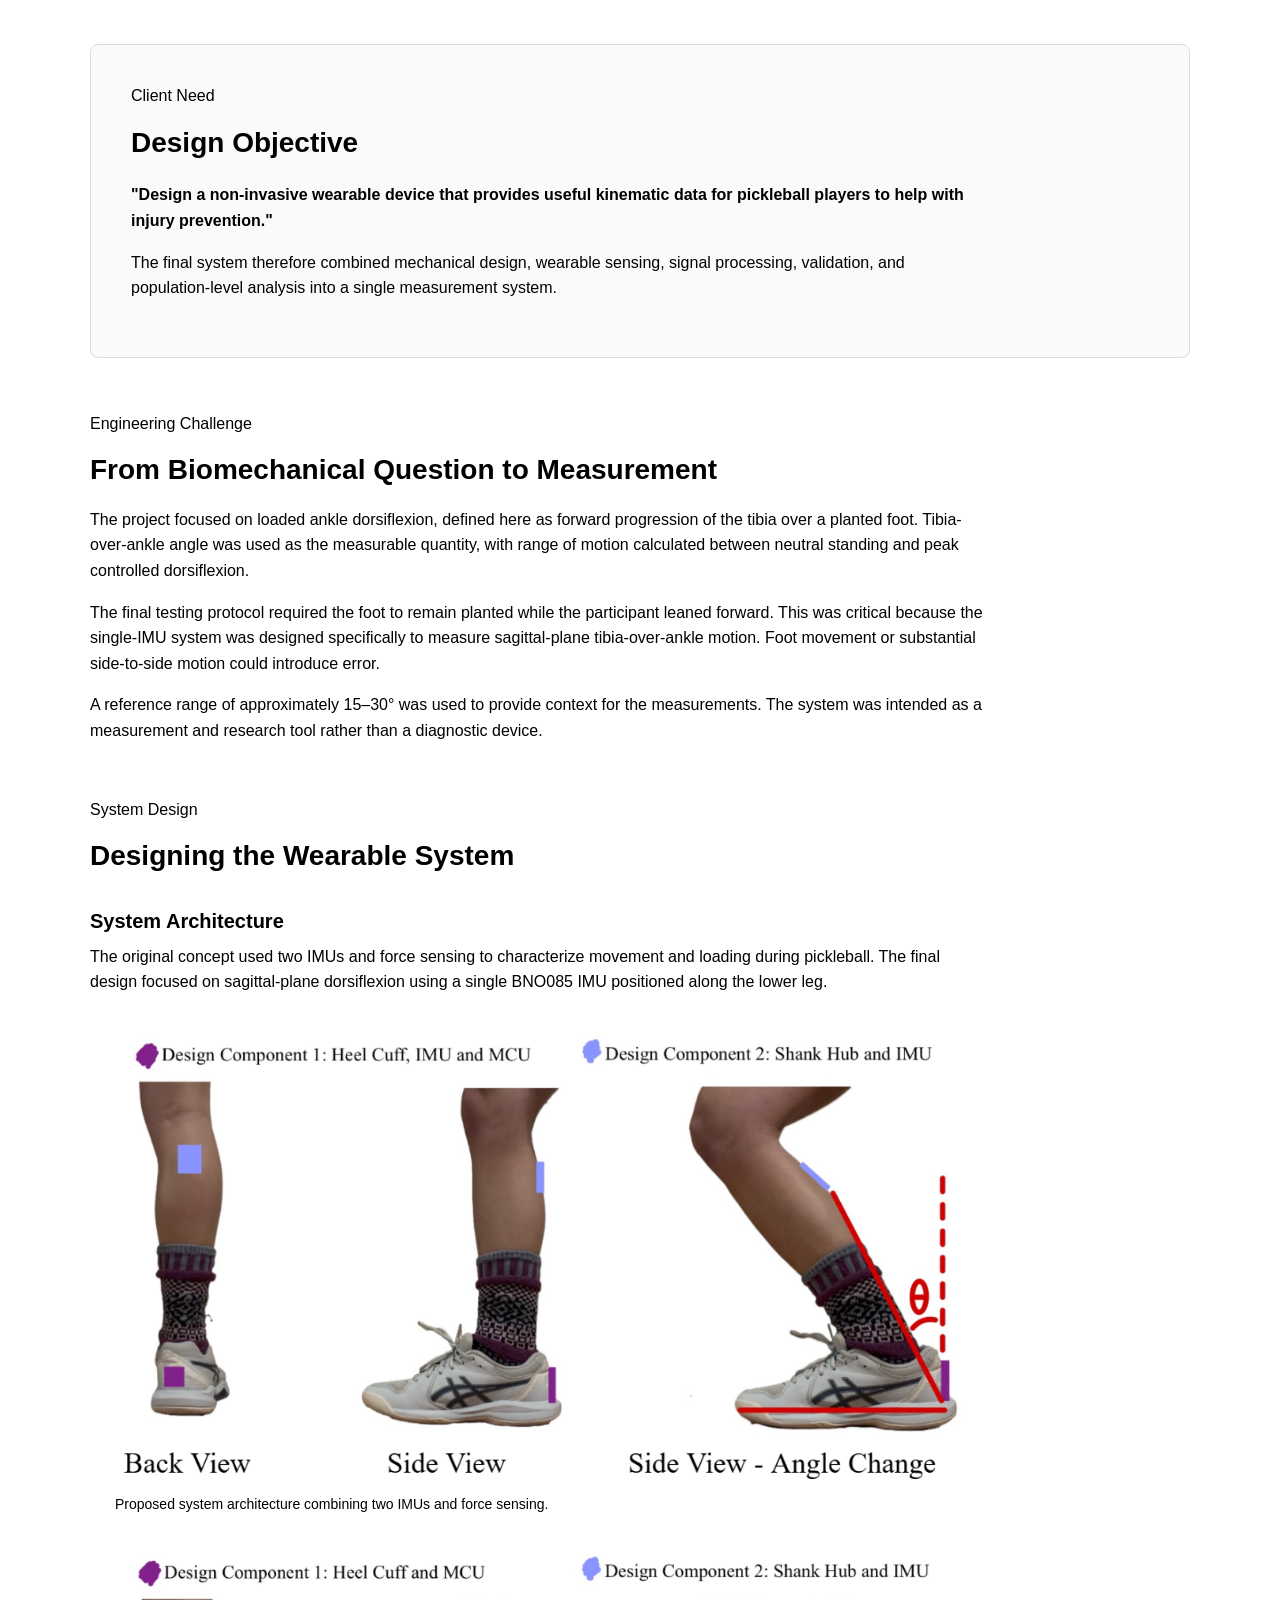
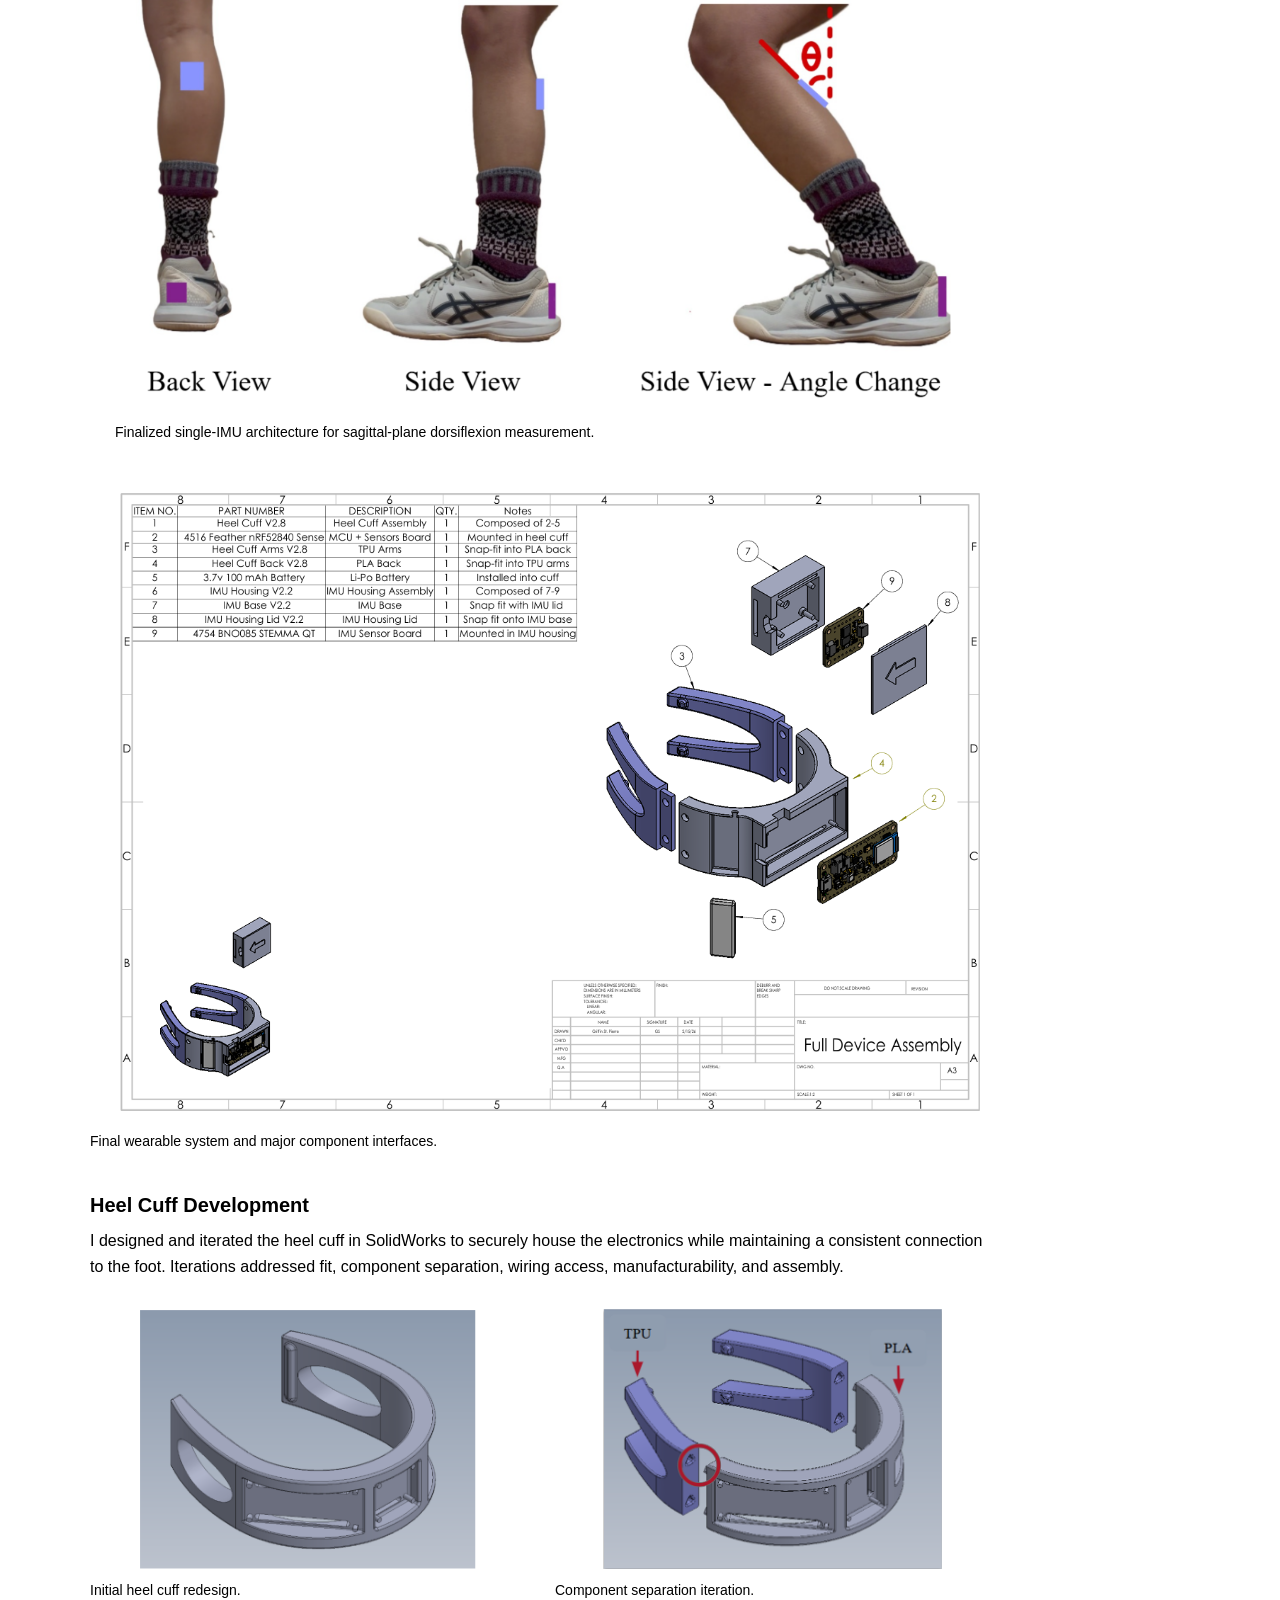
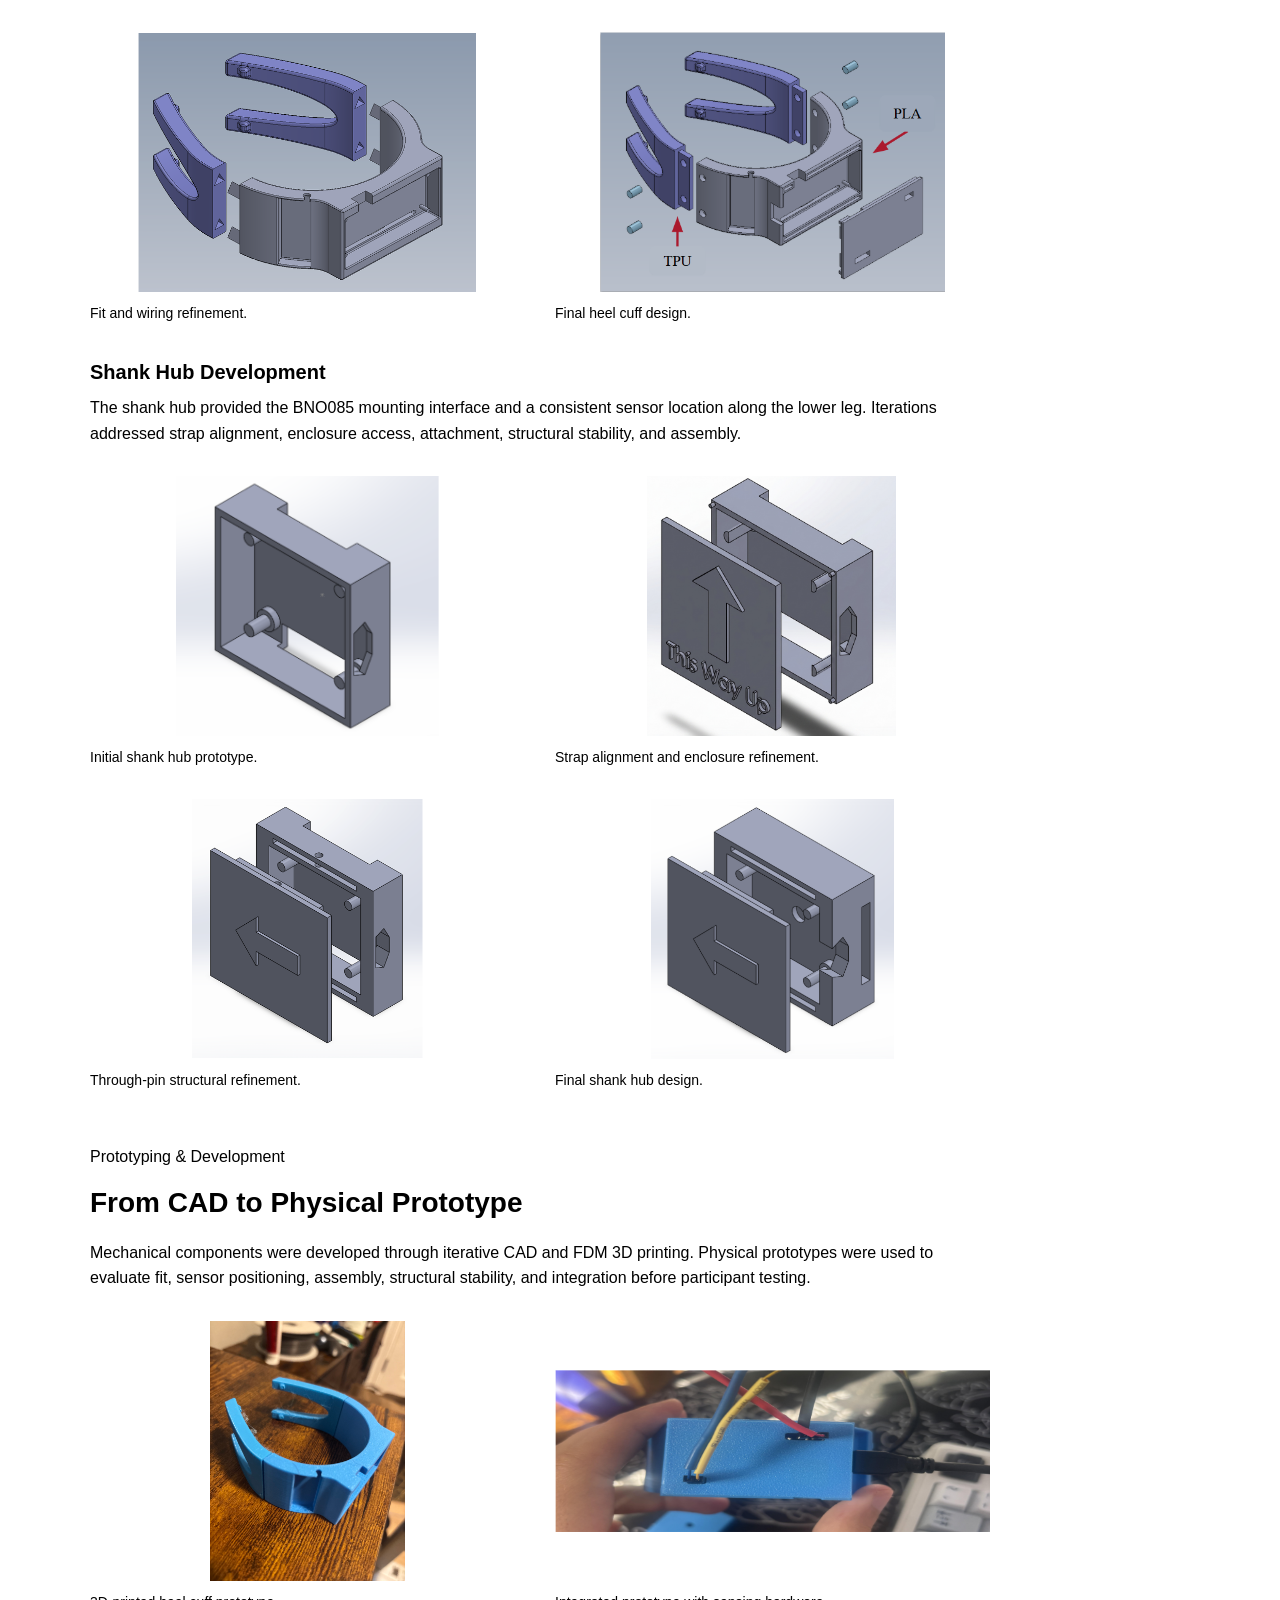
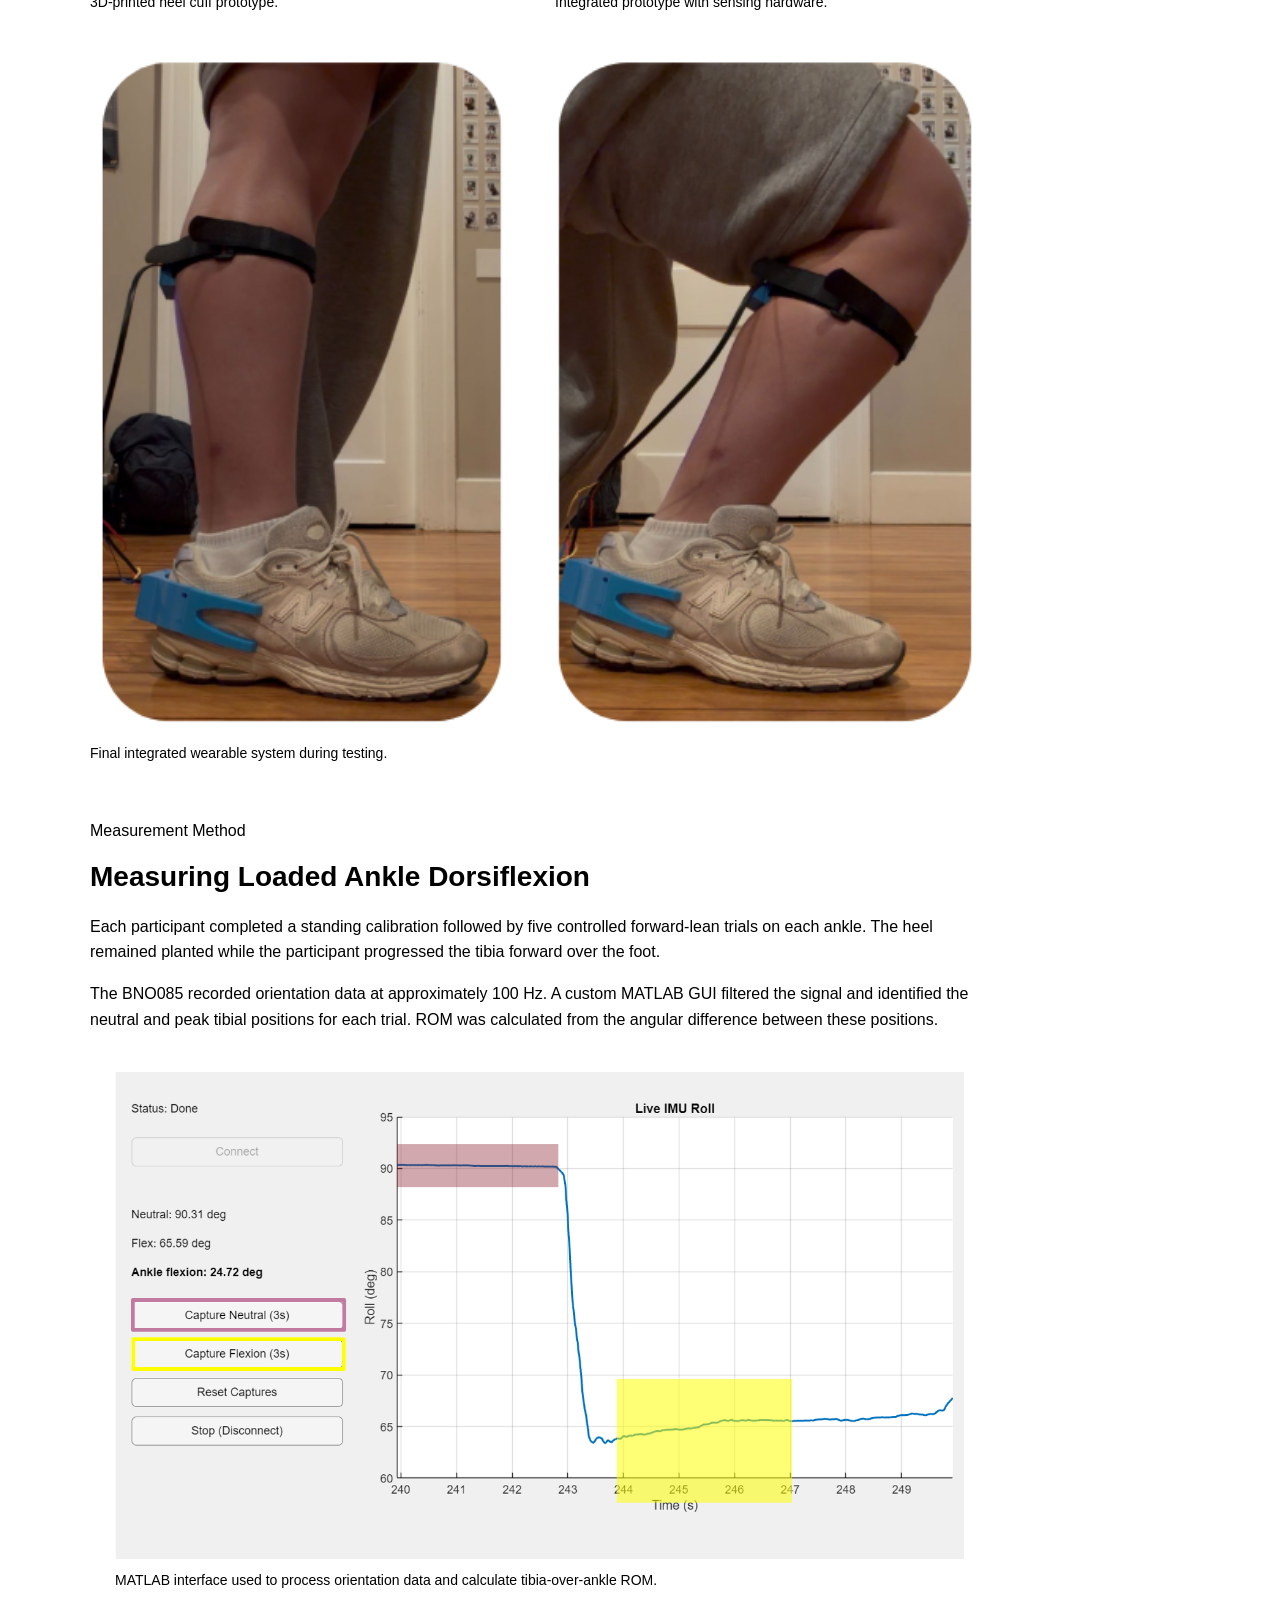
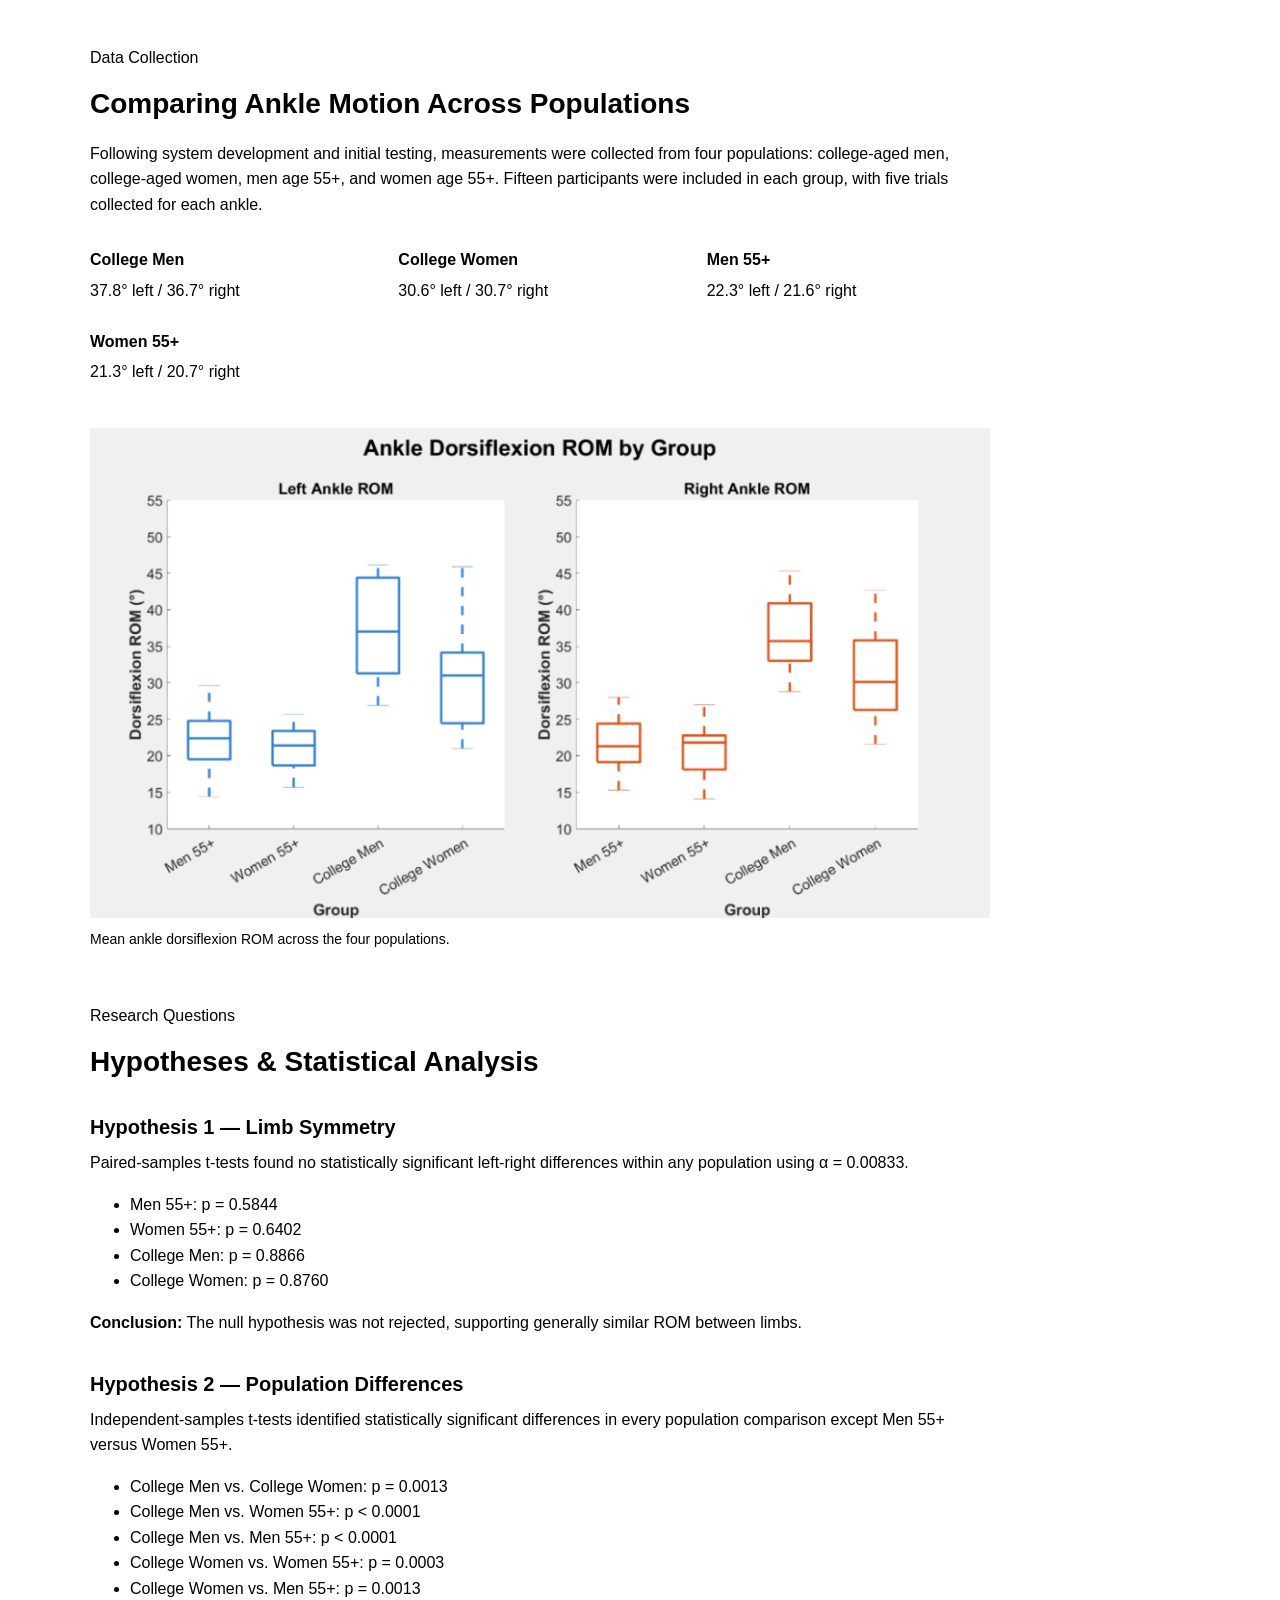
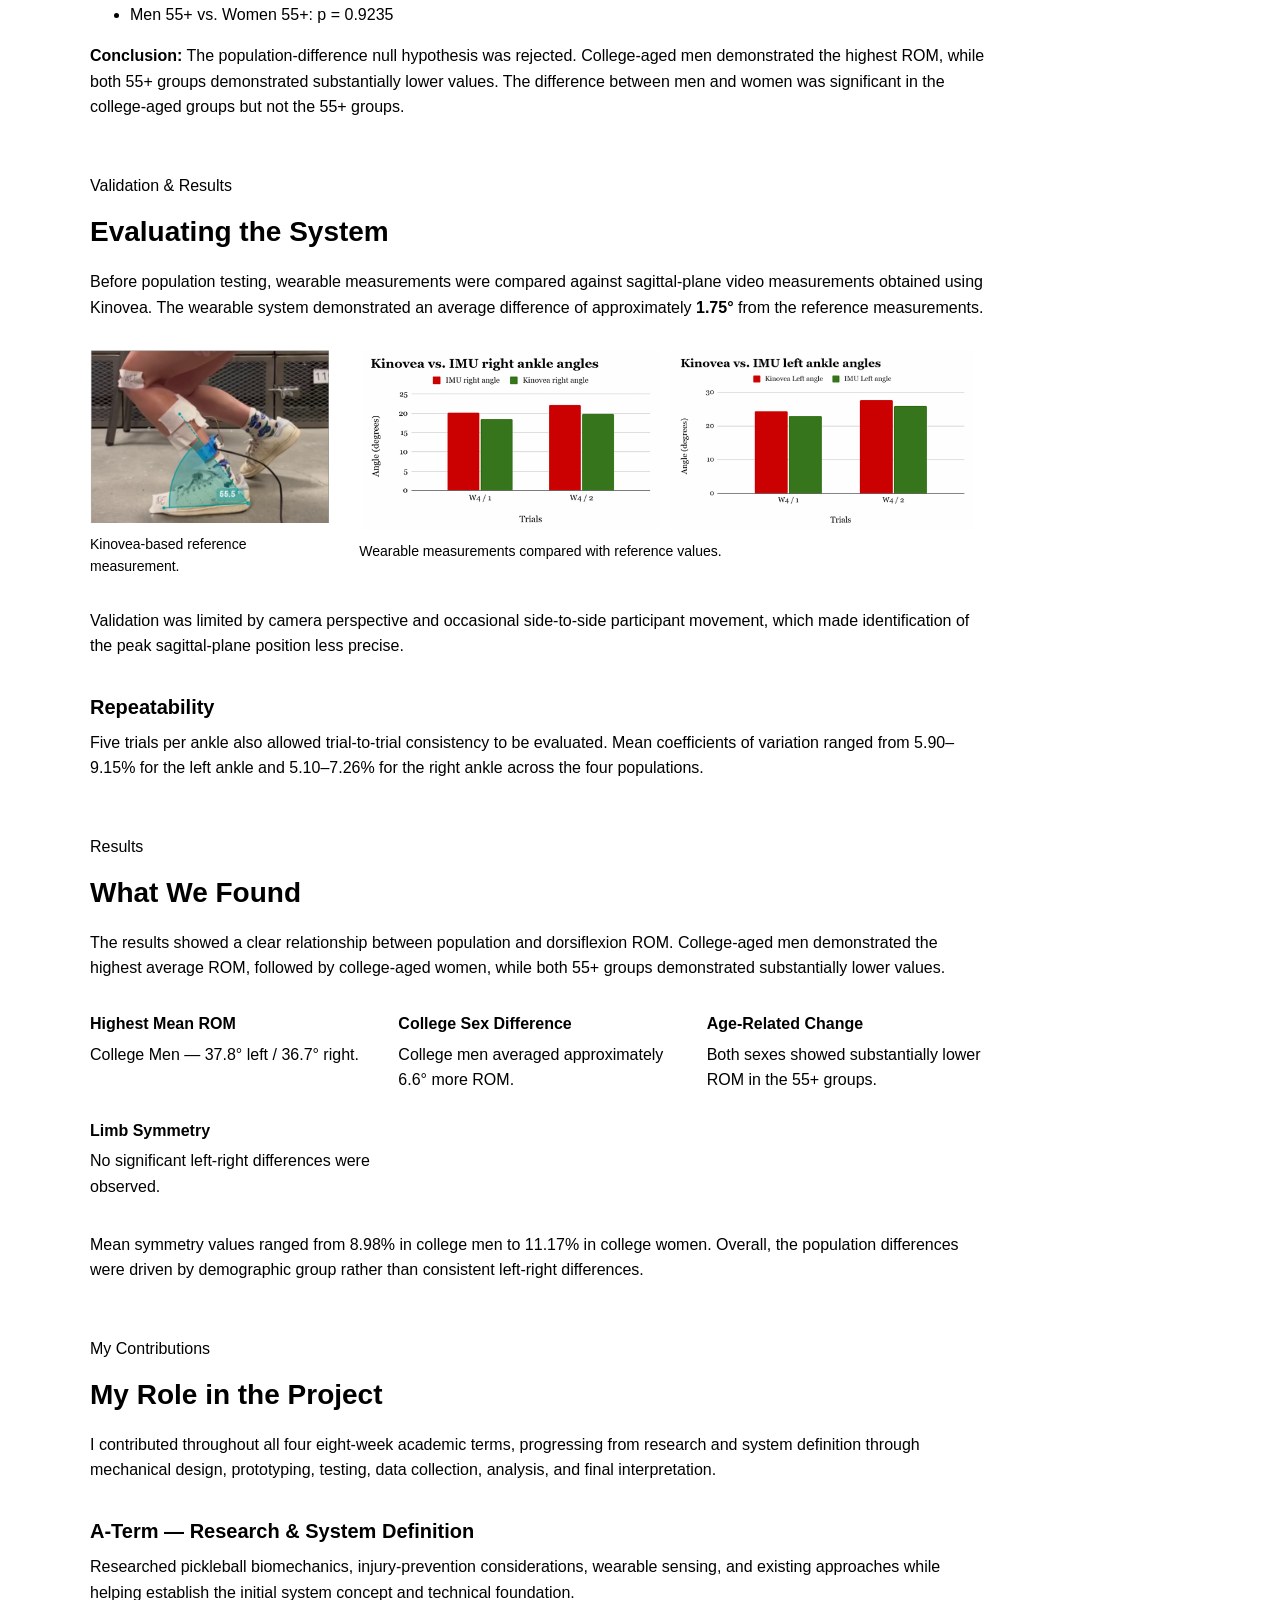
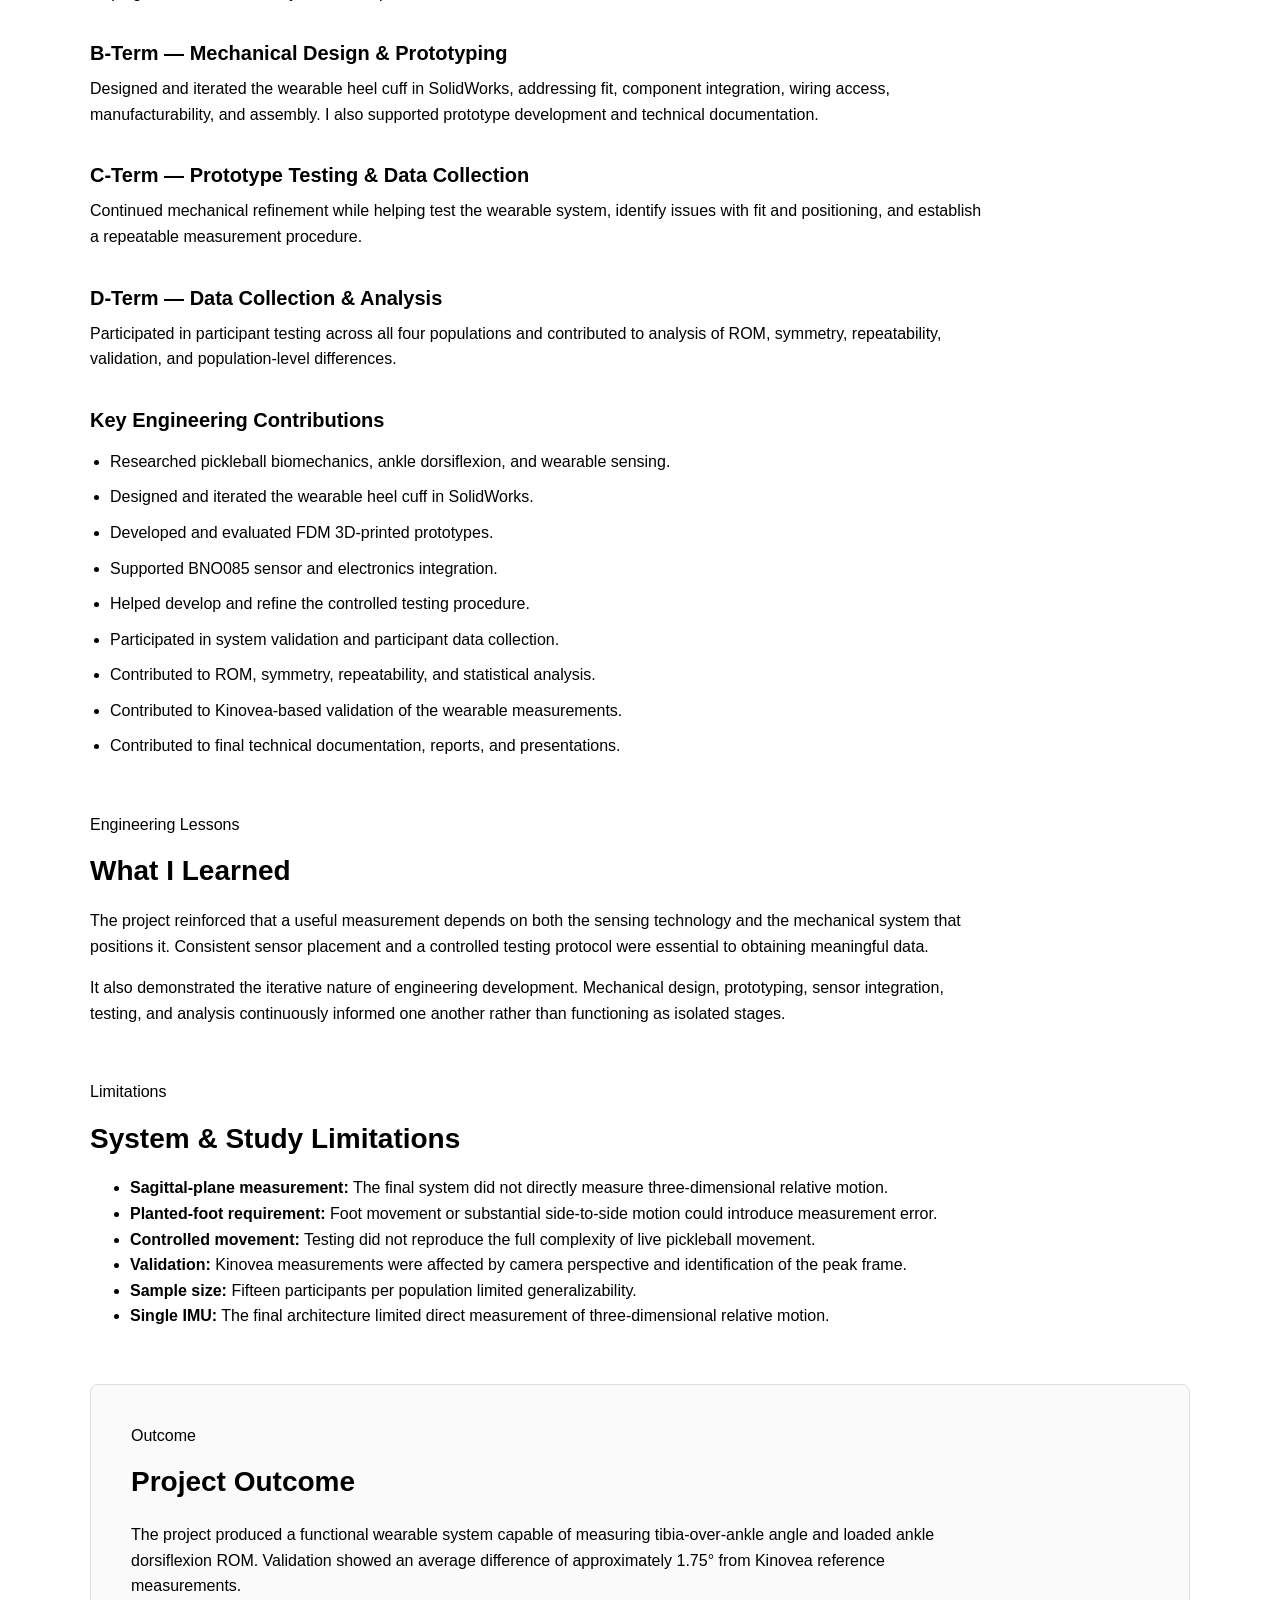
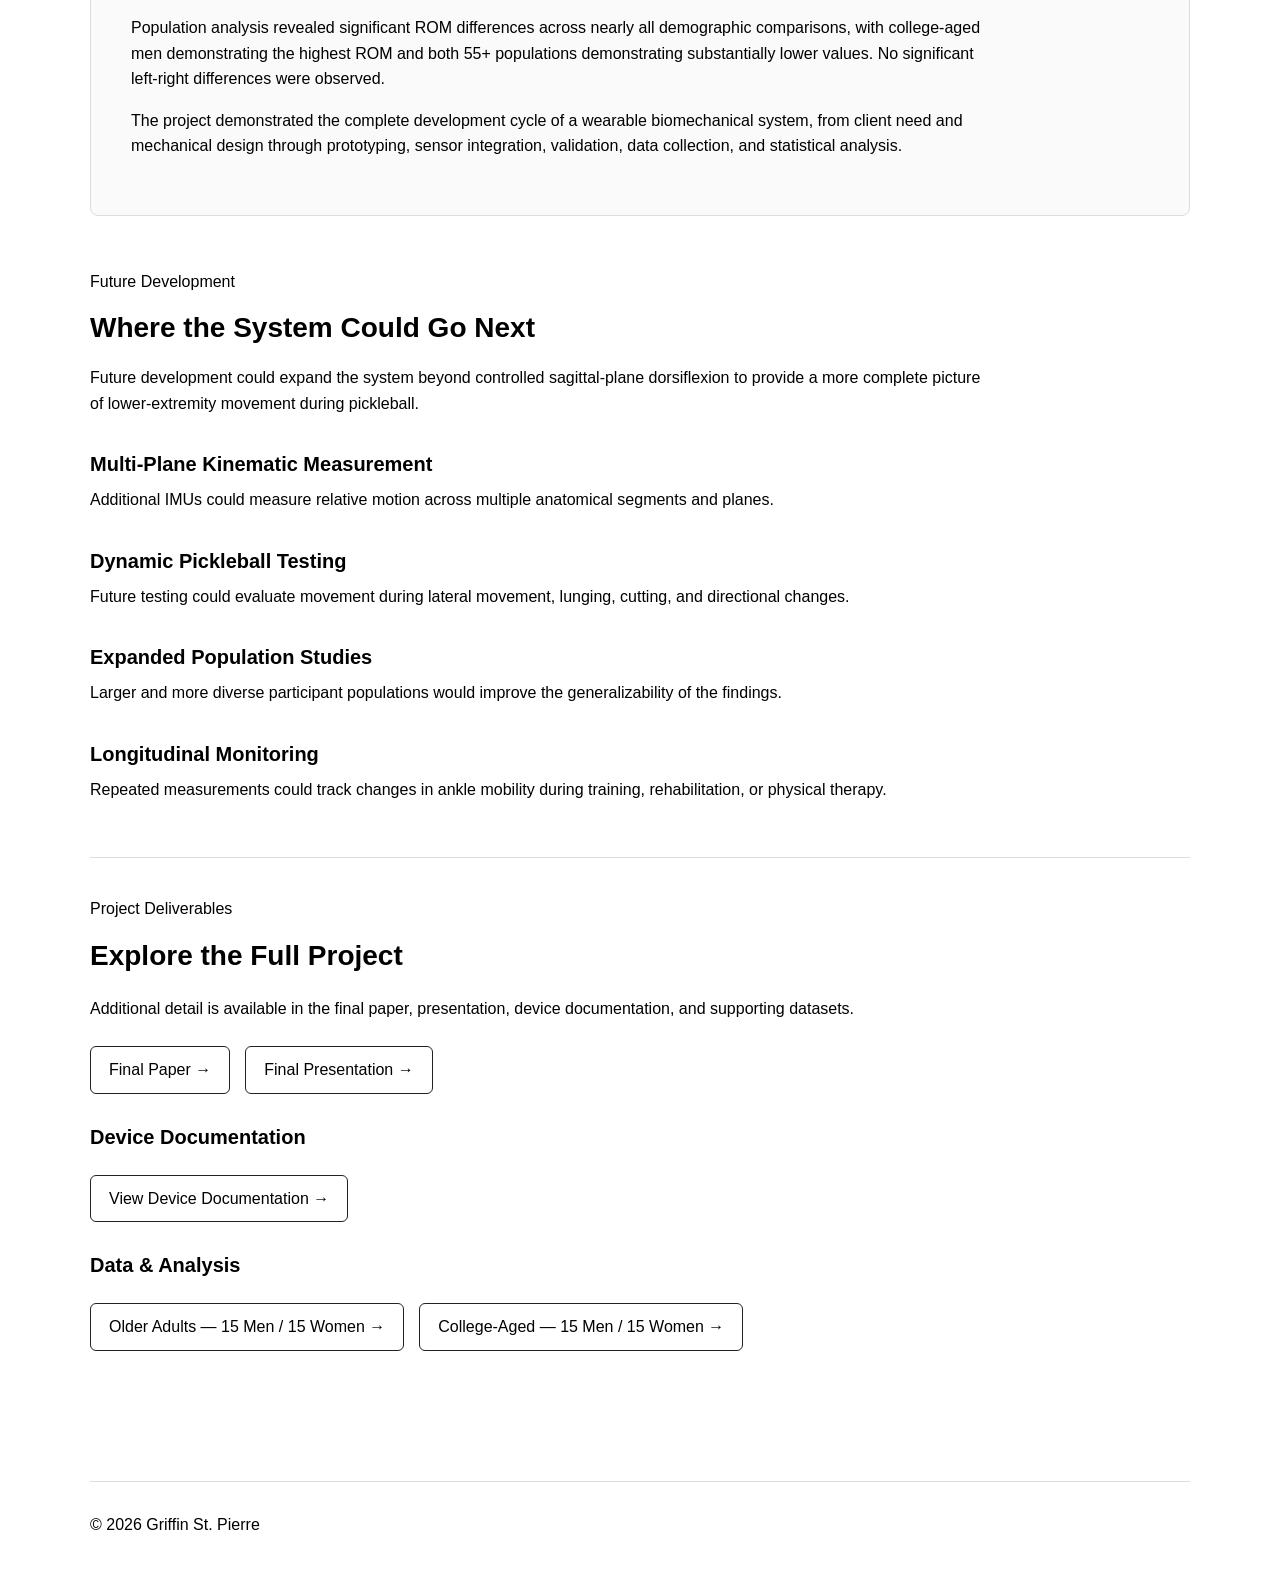
<file: projects/mqp.html>
<!DOCTYPE html>
<html lang="en">

<head>
    <meta charset="UTF-8">
    <meta name="viewport" content="width=device-width, initial-scale=1.0">
    <title>Pickleball Biomechanics MQP | Griffin St. Pierre</title>
    <link rel="stylesheet" href="../css/style.css">
</head>

<body>

<header>
    <nav>
        <a href="../index.html">Home</a>
        <a href="../about.html">About</a>
        <a href="../projects.html">Projects</a>
        <a href="../skills.html">Skills</a>
        <a href="../resume.html">Resume</a>
        <a href="../contact.html">Contact</a>
    </nav>
</header>

<main>

<section class="project-hero">

    <p class="eyebrow">Major Qualifying Project</p>

    <div class="project-hero-text">

        <h1>Pickleball Biomechanics MQP</h1>

        <p class="project-intro">
            Development of a wearable biomechanical system for measuring
            loaded ankle dorsiflexion during pickleball, providing
            kinematic data that may help identify potentially concerning
            movement patterns.
        </p>

    </div>

    <img
        src="../images/MQP/mqp-heel-cuff-cad.png"
        alt="CAD model of the wearable heel-cuff system"
    >

</section>


<section class="project-details project-details-tight">

    <div>
        <strong>Role</strong>
        <p>Mechanical / Biomedical Engineering</p>
    </div>

    <div>
        <strong>Project Type</strong>
        <p>Team-Based MQP</p>
    </div>

    <div>
        <strong>Focus</strong>
        <p>Biomechanics & Wearable Sensors</p>
    </div>

    <div>
        <strong>Tools</strong>
        <p>SolidWorks, MATLAB, FDM 3D Printing, Embedded Systems & Sensors</p>
    </div>

</section>


<section class="project-section">

    <p class="eyebrow">Overview</p>

    <h2>Project Overview</h2>

    <p>
        Pickleball involves rapid changes in direction and repeated
        lower-extremity loading that may contribute to injury risk.
        Our project responded to a client need for a non-invasive
        wearable system capable of collecting useful biomechanical
        data for injury-prevention research.
    </p>

    <p>
        The original concept included multiple IMUs and force sensing.
        As the project progressed, the scope was narrowed to loaded
        ankle dorsiflexion, allowing the team to develop and validate
        a focused measurement system within the available project
        constraints.
    </p>

    <p>
        The final system used a BNO085 IMU mounted in a custom shank
        hub and connected to electronics housed in a 3D-printed heel
        cuff. The system measured tibia-over-ankle angle during a
        controlled forward-lean movement, with MATLAB used to process
        the sensor data and calculate range of motion.
    </p>

</section>


<section class="project-highlight">

    <p class="eyebrow">Client Need</p>

    <h2>Design Objective</h2>

    <p>
        <strong>
            "Design a non-invasive wearable device that provides useful
            kinematic data for pickleball players to help with injury
            prevention."
        </strong>
    </p>

    <p>
        The final system therefore combined mechanical design,
        wearable sensing, signal processing, validation, and
        population-level analysis into a single measurement system.
    </p>

</section>


<section class="project-section">

    <p class="eyebrow">Engineering Challenge</p>

    <h2>From Biomechanical Question to Measurement</h2>

    <p>
        The project focused on loaded ankle dorsiflexion, defined here
        as forward progression of the tibia over a planted foot.
        Tibia-over-ankle angle was used as the measurable quantity,
        with range of motion calculated between neutral standing and
        peak controlled dorsiflexion.
    </p>

    <p>
        The final testing protocol required the foot to remain planted
        while the participant leaned forward. This was critical because
        the single-IMU system was designed specifically to measure
        sagittal-plane tibia-over-ankle motion. Foot movement or
        substantial side-to-side motion could introduce error.
    </p>

    <p>
        A reference range of approximately 15–30° was used to provide
        context for the measurements. The system was intended as a
        measurement and research tool rather than a diagnostic device.
    </p>

</section>


<section class="project-section">

    <p class="eyebrow">System Design</p>

    <h2>Designing the Wearable System</h2>

    <h3>System Architecture</h3>

    <p>
        The original concept used two IMUs and force sensing to
        characterize movement and loading during pickleball.
        The final design focused on sagittal-plane dorsiflexion using
        a single BNO085 IMU positioned along the lower leg.
    </p>

    <figure class="project-figure">

        <img
            src="../images/MQP/proposed-system-diagram.png"
            alt="Proposed two-IMU wearable biomechanics system architecture"
        >

        <figcaption>
            Proposed system architecture combining two IMUs and
            force sensing.
        </figcaption>

    </figure>

    <figure class="project-figure">

        <img
            src="../images/MQP/final-system-diagram.png"
            alt="Final one-IMU wearable system architecture"
        >

        <figcaption>
            Finalized single-IMU architecture for sagittal-plane
            dorsiflexion measurement.
        </figcaption>

    </figure>

    <figure class="project-figure project-figure-large">

        <img
            src="../images/MQP/mqp-full-device-assembly.png"
            alt="Exploded assembly view of the finalized wearable system"
        >

        <figcaption>
            Final wearable system and major component interfaces.
        </figcaption>

    </figure>


    <h3>Heel Cuff Development</h3>

    <p>
        I designed and iterated the heel cuff in SolidWorks to securely
        house the electronics while maintaining a consistent connection
        to the foot. Iterations addressed fit, component separation,
        wiring access, manufacturability, and assembly.
    </p>

    <div class="project-image-grid">

        <figure class="project-figure">
            <img
                src="../images/MQP/V1.0-Baseline-Redesign-Heel-Cuff.png"
                alt="Initial heel cuff design"
            >
            <figcaption>Initial heel cuff redesign.</figcaption>
        </figure>

        <figure class="project-figure">
            <img
                src="../images/MQP/v1.2-dual-material-separation-heel-cuff.png"
                alt="Heel cuff iteration with separated components"
            >
            <figcaption>Component separation iteration.</figcaption>
        </figure>

        <figure class="project-figure">
            <img
                src="../images/MQP/v1.3-optimized-fit+wiring-heel-cuff.png"
                alt="Heel cuff iteration optimized for fit and wiring"
            >
            <figcaption>Fit and wiring refinement.</figcaption>
        </figure>

        <figure class="project-figure">
            <img
                src="../images/MQP/mqp-heel-cuff-cad.png"
                alt="Final heel cuff design"
            >
            <figcaption>Final heel cuff design.</figcaption>
        </figure>

    </div>


    <h3>Shank Hub Development</h3>

    <p>
        The shank hub provided the BNO085 mounting interface and a
        consistent sensor location along the lower leg. Iterations
        addressed strap alignment, enclosure access, attachment,
        structural stability, and assembly.
    </p>

    <div class="project-image-grid">

        <figure class="project-figure">
            <img
                src="../images/MQP/V1.0-Prototype-Shank-Hub.png"
                alt="Initial shank hub design"
            >
            <figcaption>Initial shank hub prototype.</figcaption>
        </figure>

        <figure class="project-figure">
            <img
                src="../images/MQP/v1.3-strap-alignment+lid-shank-hub.png"
                alt="Shank hub iteration addressing strap alignment and lid design"
            >
            <figcaption>Strap alignment and enclosure refinement.</figcaption>
        </figure>

        <figure class="project-figure">
            <img
                src="../images/MQP/v2.1-through-pin-shank-hub.png"
                alt="Shank hub iteration with through-pin attachment"
            >
            <figcaption>Through-pin structural refinement.</figcaption>
        </figure>

        <figure class="project-figure">
            <img
                src="../images/MQP/V2.3-Structural-Stability-Shank-Hub.png"
                alt="Final shank hub design"
            >
            <figcaption>Final shank hub design.</figcaption>
        </figure>

    </div>

</section>


<section class="project-section">

    <p class="eyebrow">Prototyping & Development</p>

    <h2>From CAD to Physical Prototype</h2>

    <p>
        Mechanical components were developed through iterative CAD and
        FDM 3D printing. Physical prototypes were used to evaluate fit,
        sensor positioning, assembly, structural stability, and
        integration before participant testing.
    </p>

    <div class="project-image-grid">

        <figure class="project-figure">
            <img
                src="../images/MQP/mqp-heel-cuff-prototype.jpg"
                alt="3D-printed heel cuff prototype during development"
            >
            <figcaption>3D-printed heel cuff prototype.</figcaption>
        </figure>

        <figure class="project-figure">
            <img
                src="../images/MQP/mqp-heel-cuff-sensor-integration.png"
                alt="Integrated wearable prototype with sensing hardware"
            >
            <figcaption>Integrated prototype with sensing hardware.</figcaption>
        </figure>

    </div>

    <figure class="project-figure project-figure-large">

        <img
            src="../images/MQP/mqp-testing-setup.png"
            alt="Final wearable biomechanics system during testing"
        >

        <figcaption>
            Final integrated wearable system during testing.
        </figcaption>

    </figure>

</section>


<section class="project-section">

    <p class="eyebrow">Measurement Method</p>

    <h2>Measuring Loaded Ankle Dorsiflexion</h2>

    <p>
        Each participant completed a standing calibration followed by
        five controlled forward-lean trials on each ankle. The heel
        remained planted while the participant progressed the tibia
        forward over the foot.
    </p>

    <p>
        The BNO085 recorded orientation data at approximately 100 Hz.
        A custom MATLAB GUI filtered the signal and identified the
        neutral and peak tibial positions for each trial. ROM was
        calculated from the angular difference between these positions.
    </p>

    <figure class="project-figure">

        <img
            src="../images/MQP/mqp-matlab-gui.png"
            alt="MATLAB interface displaying processed ankle angle measurements"
        >

        <figcaption>
            MATLAB interface used to process orientation data and
            calculate tibia-over-ankle ROM.
        </figcaption>

    </figure>

</section>


<section class="project-section">

    <p class="eyebrow">Data Collection</p>

    <h2>Comparing Ankle Motion Across Populations</h2>

    <p>
        Following system development and initial testing, measurements
        were collected from four populations: college-aged men,
        college-aged women, men age 55+, and women age 55+.
        Fifteen participants were included in each group, with five
        trials collected for each ankle.
    </p>

    <div class="project-results">

        <div>
            <strong>College Men</strong>
            <p>37.8° left / 36.7° right</p>
        </div>

        <div>
            <strong>College Women</strong>
            <p>30.6° left / 30.7° right</p>
        </div>

        <div>
            <strong>Men 55+</strong>
            <p>22.3° left / 21.6° right</p>
        </div>

        <div>
            <strong>Women 55+</strong>
            <p>21.3° left / 20.7° right</p>
        </div>

    </div>

    <figure class="project-figure project-figure-large">

        <img
            src="../images/MQP/mqp-ankle-dorsiflexion-rom-results.png"
            alt="Ankle dorsiflexion range of motion results across study populations"
        >

        <figcaption>
            Mean ankle dorsiflexion ROM across the four populations.
        </figcaption>

    </figure>

</section>


<section class="project-section">

    <p class="eyebrow">Research Questions</p>

    <h2>Hypotheses & Statistical Analysis</h2>

    <h3>Hypothesis 1 — Limb Symmetry</h3>

    <p>
        Paired-samples t-tests found no statistically significant
        left-right differences within any population using
        α = 0.00833.
    </p>

    <ul>
        <li>Men 55+: p = 0.5844</li>
        <li>Women 55+: p = 0.6402</li>
        <li>College Men: p = 0.8866</li>
        <li>College Women: p = 0.8760</li>
    </ul>

    <p>
        <strong>Conclusion:</strong> The null hypothesis was not
        rejected, supporting generally similar ROM between limbs.
    </p>

    <h3>Hypothesis 2 — Population Differences</h3>

    <p>
        Independent-samples t-tests identified statistically
        significant differences in every population comparison except
        Men 55+ versus Women 55+.
    </p>

    <ul>
        <li>College Men vs. College Women: p = 0.0013</li>
        <li>College Men vs. Women 55+: p &lt; 0.0001</li>
        <li>College Men vs. Men 55+: p &lt; 0.0001</li>
        <li>College Women vs. Women 55+: p = 0.0003</li>
        <li>College Women vs. Men 55+: p = 0.0013</li>
        <li>Men 55+ vs. Women 55+: p = 0.9235</li>
    </ul>

    <p>
        <strong>Conclusion:</strong> The population-difference null
        hypothesis was rejected. College-aged men demonstrated the
        highest ROM, while both 55+ groups demonstrated substantially
        lower values. The difference between men and women was
        significant in the college-aged groups but not the 55+ groups.
    </p>

</section>


<section class="project-section">

    <p class="eyebrow">Validation & Results</p>

    <h2>Evaluating the System</h2>

    <p>
        Before population testing, wearable measurements were compared
        against sagittal-plane video measurements obtained using
        Kinovea. The wearable system demonstrated an average difference
        of approximately <strong>1.75°</strong> from the reference
        measurements.
    </p>

    <div class="project-image-grid validation-image-grid">

        <figure class="project-figure">
            <img
                src="../images/MQP/mqp-data-validation-2.png"
                alt="Kinovea analysis used to obtain reference ankle-angle measurements"
            >
            <figcaption>Kinovea-based reference measurement.</figcaption>
        </figure>

        <figure class="project-figure">
            <img
                src="../images/MQP/mqp-validation-results.png"
                alt="Comparison of wearable system measurements with reference angle measurements"
            >
            <figcaption>Wearable measurements compared with reference values.</figcaption>
        </figure>

    </div>

    <p>
        Validation was limited by camera perspective and occasional
        side-to-side participant movement, which made identification
        of the peak sagittal-plane position less precise.
    </p>

    <h3>Repeatability</h3>

    <p>
        Five trials per ankle also allowed trial-to-trial consistency
        to be evaluated. Mean coefficients of variation ranged from
        5.90–9.15% for the left ankle and 5.10–7.26% for the right
        ankle across the four populations.
    </p>

</section>


<section class="project-section">

    <p class="eyebrow">Results</p>

    <h2>What We Found</h2>

    <p>
        The results showed a clear relationship between population and
        dorsiflexion ROM. College-aged men demonstrated the highest
        average ROM, followed by college-aged women, while both 55+
        groups demonstrated substantially lower values.
    </p>

    <div class="project-results">

        <div>
            <strong>Highest Mean ROM</strong>
            <p>College Men — 37.8° left / 36.7° right.</p>
        </div>

        <div>
            <strong>College Sex Difference</strong>
            <p>College men averaged approximately 6.6° more ROM.</p>
        </div>

        <div>
            <strong>Age-Related Change</strong>
            <p>Both sexes showed substantially lower ROM in the 55+ groups.</p>
        </div>

        <div>
            <strong>Limb Symmetry</strong>
            <p>No significant left-right differences were observed.</p>
        </div>
        
    </div>

    <p class="results-followup">
        Mean symmetry values ranged from 8.98% in college men to
        11.17% in college women. Overall, the population differences
        were driven by demographic group rather than consistent
        left-right differences.
    </p>

</section>


<section class="project-section">

    <p class="eyebrow">My Contributions</p>

    <h2>My Role in the Project</h2>

    <p>
        I contributed throughout all four eight-week academic terms,
        progressing from research and system definition through
        mechanical design, prototyping, testing, data collection,
        analysis, and final interpretation.
    </p>

    <h3>A-Term — Research & System Definition</h3>

    <p>
        Researched pickleball biomechanics, injury-prevention
        considerations, wearable sensing, and existing approaches
        while helping establish the initial system concept and
        technical foundation.
    </p>

    <h3>B-Term — Mechanical Design & Prototyping</h3>

    <p>
        Designed and iterated the wearable heel cuff in SolidWorks,
        addressing fit, component integration, wiring access,
        manufacturability, and assembly. I also supported prototype
        development and technical documentation.
    </p>

    <h3>C-Term — Prototype Testing & Data Collection</h3>

    <p>
        Continued mechanical refinement while helping test the
        wearable system, identify issues with fit and positioning,
        and establish a repeatable measurement procedure.
    </p>

    <h3>D-Term — Data Collection & Analysis</h3>

    <p>
        Participated in participant testing across all four populations
        and contributed to analysis of ROM, symmetry, repeatability,
        validation, and population-level differences.
    </p>

    <h3>Key Engineering Contributions</h3>

    <ul class="project-contributions">
        <li>Researched pickleball biomechanics, ankle dorsiflexion, and wearable sensing.</li>
        <li>Designed and iterated the wearable heel cuff in SolidWorks.</li>
        <li>Developed and evaluated FDM 3D-printed prototypes.</li>
        <li>Supported BNO085 sensor and electronics integration.</li>
        <li>Helped develop and refine the controlled testing procedure.</li>
        <li>Participated in system validation and participant data collection.</li>
        <li>Contributed to ROM, symmetry, repeatability, and statistical analysis.</li>
        <li>Contributed to Kinovea-based validation of the wearable measurements.</li>
        <li>Contributed to final technical documentation, reports, and presentations.</li>
    </ul>

</section>


<section class="project-section">

    <p class="eyebrow">Engineering Lessons</p>

    <h2>What I Learned</h2>

    <p>
        The project reinforced that a useful measurement depends on
        both the sensing technology and the mechanical system that
        positions it. Consistent sensor placement and a controlled
        testing protocol were essential to obtaining meaningful data.
    </p>

    <p>
        It also demonstrated the iterative nature of engineering
        development. Mechanical design, prototyping, sensor
        integration, testing, and analysis continuously informed one
        another rather than functioning as isolated stages.
    </p>

</section>


<section class="project-section">

    <p class="eyebrow">Limitations</p>

    <h2>System & Study Limitations</h2>

    <ul>

        <li>
            <strong>Sagittal-plane measurement:</strong>
            The final system did not directly measure three-dimensional
            relative motion.
        </li>

        <li>
            <strong>Planted-foot requirement:</strong>
            Foot movement or substantial side-to-side motion could
            introduce measurement error.
        </li>

        <li>
            <strong>Controlled movement:</strong>
            Testing did not reproduce the full complexity of live
            pickleball movement.
        </li>

        <li>
            <strong>Validation:</strong>
            Kinovea measurements were affected by camera perspective
            and identification of the peak frame.
        </li>

        <li>
            <strong>Sample size:</strong>
            Fifteen participants per population limited
            generalizability.
        </li>

        <li>
            <strong>Single IMU:</strong>
            The final architecture limited direct measurement of
            three-dimensional relative motion.
        </li>

    </ul>

</section>


<section class="project-highlight">

    <p class="eyebrow">Outcome</p>

    <h2>Project Outcome</h2>

    <p>
        The project produced a functional wearable system capable of
        measuring tibia-over-ankle angle and loaded ankle dorsiflexion
        ROM. Validation showed an average difference of approximately
        1.75° from Kinovea reference measurements.
    </p>

    <p>
        Population analysis revealed significant ROM differences
        across nearly all demographic comparisons, with college-aged
        men demonstrating the highest ROM and both 55+ populations
        demonstrating substantially lower values. No significant
        left-right differences were observed.
    </p>

    <p>
        The project demonstrated the complete development cycle of a
        wearable biomechanical system, from client need and mechanical
        design through prototyping, sensor integration, validation,
        data collection, and statistical analysis.
    </p>

</section>


<section class="project-section">

    <p class="eyebrow">Future Development</p>

    <h2>Where the System Could Go Next</h2>

    <p>
        Future development could expand the system beyond controlled
        sagittal-plane dorsiflexion to provide a more complete picture
        of lower-extremity movement during pickleball.
    </p>

    <h3>Multi-Plane Kinematic Measurement</h3>
    <p>
        Additional IMUs could measure relative motion across multiple
        anatomical segments and planes.
    </p>

    <h3>Dynamic Pickleball Testing</h3>
    <p>
        Future testing could evaluate movement during lateral movement,
        lunging, cutting, and directional changes.
    </p>

    <h3>Expanded Population Studies</h3>
    <p>
        Larger and more diverse participant populations would improve
        the generalizability of the findings.
    </p>

    <h3>Longitudinal Monitoring</h3>
    <p>
        Repeated measurements could track changes in ankle mobility
        during training, rehabilitation, or physical therapy.
    </p>

</section>


<section class="project-deliverables">

    <p class="eyebrow">Project Deliverables</p>

    <h2>Explore the Full Project</h2>

    <p>
        Additional detail is available in the final paper, presentation,
        device documentation, and supporting datasets.
    </p>

    <div class="project-links">

        <a href="../documents/mqp/mqp-final-paper.pdf" target="_blank">
            Final Paper →
        </a>

        <a href="../documents/mqp/mqp-final-presentation.pptx" target="_blank">
            Final Presentation →
        </a>

    </div>

    <h3>Device Documentation</h3>

    <div class="project-links">

        <a href="../documents/mqp/mqp-device-documentation.pdf" target="_blank">
            View Device Documentation →
        </a>

    </div>

    <h3>Data & Analysis</h3>

    <div class="project-links">

        <a href="../documents/mqp/mqp-55+-age-data.xlsx" target="_blank">
            Older Adults — 15 Men / 15 Women →
        </a>

        <a href="../documents/mqp/mqp-college-age-data.xlsx" target="_blank">
            College-Aged — 15 Men / 15 Women →
        </a>

    </div>

</section>

</main>

<footer>
    <p>© 2026 Griffin St. Pierre</p>
</footer>

</body>
</html>
</file>
<file: css/style.css>
/* =========================
   Base Styles
   ========================= */

body {
    font-family: Arial, sans-serif;
    max-width: 1100px;
    margin: 0 auto;
    padding: 0 30px;
    line-height: 1.6;
}

a {
    color: inherit;
}

p {
    margin-top: 0;
}


/* =========================
   Navigation
   ========================= */

nav {
    display: flex;
    align-items: center;
    gap: 25px;
    padding: 25px 0;
    border-bottom: 1px solid #ddd;
}

nav a {
    text-decoration: none;
    font-weight: 500;
    font-size: 17px;
}

nav a:hover {
    text-decoration: underline;
}


/* =========================
   Main Content
   ========================= */

main {
    padding: 20px 0 50px 0;
}

section {
    margin-bottom: 60px;
}


/* =========================
   Typography
   ========================= */

h1 {
    font-size: 42px;
    line-height: 1.15;
    margin: 0 0 25px 0;
}

h2 {
    font-size: 28px;
    line-height: 1.2;
    margin-top: 40px;
}

h3 {
    font-size: 20px;
    line-height: 1.3;
    margin-top: 30px;
}

.eyebrow {
    font-size: 16px;
    line-height: 1.4;
    margin: 0 0 18px 0;
}


/* =========================
   Images
   ========================= */

img {
    max-width: 100%;
    height: auto;
    display: block;
    margin: 25px 0;
}


/* =========================
   Footer
   ========================= */

footer {
    padding: 30px 0;
    border-top: 1px solid #ddd;
}


/* =========================
   Homepage Hero
   ========================= */

.hero {
    display: grid;
    grid-template-columns: 1.3fr 0.7fr;
    align-items: center;
    gap: 60px;
    padding: 40px 0 70px 0;
    border-bottom: 1px solid #ddd;
}

.hero-content {
    max-width: 700px;
}

.hero-image {
    max-width: 350px;
    justify-self: end;
}

.hero-image img {
    width: 100%;
    height: auto;
    margin: 0;
    border-radius: 8px;
}

.hero h1 {
    font-size: 56px;
    line-height: 1.1;
    margin: 0 0 20px 0;
}

.hero-description {
    max-width: 700px;
    font-size: 22px;
    margin-bottom: 30px;
}

.hero-credentials {
    font-size: 16px;
    margin-bottom: 30px;
}

.hero-links {
    display: flex;
    gap: 15px;
    margin-top: 10px;
}

.hero-links a {
    text-decoration: none;
    padding: 10px 18px;
    border: 1px solid #222;
    border-radius: 6px;
}

.hero-links a:hover {
    background: #f5f5f5;
}

/* =========================
   Text Links
   ========================= */

a.arrow-link {
    text-decoration: underline;
}

a.arrow-link:hover {
    text-decoration: none;
}

/* =========================
   Featured Projects
   ========================= */

.featured-projects {
    display: grid;
    grid-template-columns: repeat(3, minmax(0, 1fr));
    gap: 30px;
}

.featured-projects article {
    padding: 30px;
    border: 1px solid #ddd;
    border-radius: 8px;
    margin: 0;
    display: flex;
    flex-direction: column;
}

.featured-projects h3 {
    margin: 0 0 15px 0;
}

.featured-projects img {
    width: 100%;
    height: 220px;
    object-fit: contain;
    margin: 0 0 20px 0;
}

.featured-projects article a {
    margin-top: auto;
    text-decoration: none;
}

.featured-projects-link {
    margin-top: 25px;
}


/* =========================
   Standard Page Heroes
   ========================= */

.about-hero,
.projects-hero,
.skills-hero,
.resume-hero,
.contact-hero {
    padding: 40px 0 45px 0;
    border-bottom: 1px solid #ddd;
}

.about-hero h1,
.projects-hero h1,
.skills-hero h1,
.resume-hero h1,
.contact-hero h1 {
    font-size: 42px;
    line-height: 1.15;
    margin: 0 0 25px 0;
}

.about-intro,
.projects-intro,
.skills-intro,
.resume-intro,
.contact-intro {
    max-width: 800px;
    font-size: 21px;
    line-height: 1.6;
}


/* =========================
   About Page
   ========================= */

.about-grid {
    display: grid;
    grid-template-columns: repeat(2, minmax(0, 1fr));
    gap: 30px;
}

.about-card {
    padding: 30px;
    border: 1px solid #ddd;
    border-radius: 8px;
}

.about-card h2 {
    margin: 0 0 20px 0;
}

.about-highlight {
    padding: 40px;
    border: 1px solid #ddd;
    border-radius: 8px;
    background: #fafafa;
}

.about-highlight h2 {
    margin: 0 0 20px 0;
}

.about-highlight p {
    max-width: 850px;
}

.about-bottom {
    margin-bottom: 20px;
}


/* =========================
   Projects Page
   ========================= */

.project-grid {
    display: grid;
    grid-template-columns: repeat(3, minmax(0, 1fr));
    gap: 30px;
}

.project-grid article {
    border: 1px solid #ddd;
    border-radius: 8px;
    padding: 30px;
    margin: 0;
    display: flex;
    flex-direction: column;
}

.project-grid img {
    width: 100%;
    height: 220px;
    object-fit: contain;
    margin: 0 0 20px 0;
}

.project-grid h2 {
    font-size: 24px;
    line-height: 1.25;
    margin: 0 0 15px 0;
}

.project-grid article a {
    margin-top: auto;
    text-decoration: none;
}

.project-grid article a:hover {
    text-decoration: underline;
}


/* =========================
   Project Detail Pages
   ========================= */

.project-hero {
    padding: 50px 0 40px 0;
    border-bottom: 1px solid #ddd;
    margin-bottom: 20px;
}

.project-hero-text {
    max-width: 800px;
}

.project-intro {
    max-width: 800px;
    font-size: 21px;
}

.project-hero img {
    max-width: 750px;
    width: 100%;
    height: auto;
    margin: 40px 0 0 0;
}


/* =========================
   Project Details
   ========================= */

.project-details {
    display: grid;
    grid-template-columns: repeat(4, minmax(0, 1fr));
    gap: 25px;
    padding: 30px 0;
    border-bottom: 1px solid #ddd;
    margin-bottom: 60px;
}

.project-details strong {
    display: block;
    margin-bottom: 5px;
}

.project-details p {
    margin: 0;
}

.project-details-tight {
    margin-top: 0;
}


/* Tighter spacing specifically for the
   project details immediately following
   the hero image. */

.project-details-tight {
    margin-top: -25px;
}


/* =========================
   Project Figures
   ========================= */

.project-figure {
    margin: 40px auto;
    max-width: 850px;
}

.project-figure img {
    width: 100%;
    height: auto;
    margin: 0;
}

.project-figure figcaption {
    margin-top: 10px;
    font-size: 14px;
}

.project-figure-large {
    max-width: 950px;
}


/* =========================
   Project Case Study
   ========================= */

.project-section {
    max-width: 900px;
    margin-bottom: 55px;
}

.project-section > h2 {
    margin-top: 0;
    margin-bottom: 20px;
}

.project-section > h3 {
    margin-top: 35px;
    margin-bottom: 10px;
}


/* =========================
   Project Image Grid
   ========================= */

.project-image-grid {
    display: grid;
    grid-template-columns: repeat(2, minmax(0, 1fr));
    gap: 30px;
    margin: 30px 0;
}

.project-image-grid .project-figure {
    margin: 0;
    max-width: none;
}

.project-image-grid .project-figure img {
    width: 100%;
    height: 260px;
    object-fit: contain;
}


/* =========================
   Validation Image Grid
   ========================= */

/* Gives the validation-results figure
   additional horizontal space while
   keeping both figures on the same row. */

.validation-image-grid {
    grid-template-columns: 0.55fr 1.45fr;
    align-items: start;
}

.validation-image-grid .project-figure {
    margin: 0;
    max-width: none;
}

.validation-image-grid .project-figure img {
    width: 100%;
    height: auto;
    object-fit: contain;
}

/* =========================
   Project Results
   ========================= */

.project-results {
    display: grid;
    grid-template-columns: repeat(3, minmax(0, 1fr));
    gap: 25px;
    margin-top: 30px;
}

.project-results strong {
    display: block;
    margin-bottom: 5px;
}

.project-results p {
    margin: 0;
}

.results-followup {
    margin-top: 2rem;
}

.project-figure-narrow {
    max-width: 30%;
    margin-left: auto;
    margin-right: auto;
}

.project-figure-medium {
    max-width: 750px;
    margin: 2rem auto;
}

.project-figure-small {
    max-width: 500px;
    margin-left: auto;
    margin-right: auto;
}

/* =========================
   Project Contributions
   ========================= */

.project-contributions {
    padding-left: 20px;
}

.project-contributions li {
    margin-bottom: 10px;
}


/* =========================
   Project Highlight
   ========================= */

.project-highlight {
    padding: 40px;
    border: 1px solid #ddd;
    border-radius: 8px;
    background: #fafafa;
    margin-bottom: 55px;
}

.project-highlight h2 {
    margin-top: 0;
}

.project-highlight p {
    max-width: 850px;
}


/* =========================
   Project Deliverables
   ========================= */

.project-deliverables {
    padding: 40px 0 20px 0;
    border-top: 1px solid #ddd;
}

.project-deliverables h2 {
    margin-top: 0;
}

.project-links {
    display: flex;
    flex-wrap: wrap;
    gap: 15px;
    margin-top: 25px;
}

.project-links a {
    text-decoration: none;
    padding: 10px 18px;
    border: 1px solid #222;
    border-radius: 6px;
}

.project-links a:hover {
    background: #f5f5f5;
}


/* =========================
   Responsive Project Case Study
   ========================= */

@media (max-width: 800px) {

    .project-section {
        margin-bottom: 45px;
    }

    .project-image-grid {
        grid-template-columns: 1fr;
        gap: 20px;
    }

    .project-image-grid .project-figure img {
        height: auto;
    }

    .validation-image-grid {
        grid-template-columns: 1fr;
    }

    .project-results {
        grid-template-columns: 1fr;
        gap: 20px;
    }

    .project-highlight {
        padding: 30px;
    }
}


/* =========================
   Skills Page
   ========================= */

.skills-grid {
    display: grid;
    grid-template-columns: repeat(2, minmax(0, 1fr));
    gap: 30px;
}

.skill-card {
    padding: 30px;
    border: 1px solid #ddd;
    border-radius: 8px;
}

.skill-card h2 {
    font-size: 24px;
    line-height: 1.25;
    margin: 0 0 20px 0;
}

.skill-card ul {
    margin: 0;
    padding-left: 20px;
}

.skill-card li {
    margin-bottom: 7px;
}

.skill-card-wide {
    grid-column: 1 / -1;
}


/* =========================
   Resume Page
   ========================= */

.resume-card {
    max-width: 800px;
    padding: 35px;
    border: 1px solid #ddd;
    border-radius: 8px;
}

.resume-card h2 {
    font-size: 28px;
    margin: 0 0 15px 0;
}

.resume-links {
    display: flex;
    gap: 15px;
    flex-wrap: wrap;
    margin-top: 25px;
}

.resume-links a {
    text-decoration: none;
    padding: 10px 18px;
    border: 1px solid #222;
    border-radius: 6px;
}

.resume-links a:hover {
    background: #f5f5f5;
}

.resume-updated {
    margin: 25px 0 0 0;
    font-size: 14px;
}


/* =========================
   Contact Page
   ========================= */

.contact-grid {
    display: grid;
    grid-template-columns: repeat(3, minmax(0, 1fr));
    gap: 30px;
}

.contact-card {
    padding: 30px;
    border: 1px solid #ddd;
    border-radius: 8px;
    display: flex;
    flex-direction: column;
}

.contact-card h2 {
    font-size: 24px;
    line-height: 1.25;
    margin: 0 0 15px 0;
}

.contact-card p {
    margin: 0 0 20px 0;
}

.contact-card a {
    margin-top: auto;
    text-decoration: none;
}

.contact-card a:hover {
    text-decoration: underline;
}

.contact-bottom {
    margin-bottom: 20px;
}

.contact-bottom h2 {
    margin-top: 0;
}


/* =========================
   Responsive Layout
   ========================= */

@media (max-width: 800px) {

    nav {
        flex-wrap: wrap;
        gap: 15px;
    }

    .project-grid,
    .featured-projects,
    .contact-grid {
        grid-template-columns: 1fr;
    }

    .skills-grid,
    .about-grid {
        grid-template-columns: 1fr;
    }

    .skill-card-wide {
        grid-column: auto;
    }

    .project-hero {
        padding: 30px 0 50px 0;
    }

    .project-details {
        grid-template-columns: 1fr 1fr;
    }

    .project-details-tight {
        margin-top: -15px;
    }

    .hero {
        grid-template-columns: 1fr;
        gap: 40px;
        padding: 30px 0 50px 0;
    }

    .hero-image {
        justify-self: start;
        max-width: 300px;
    }

    .hero h1 {
        font-size: 44px;
    }

    .hero-description {
        font-size: 20px;
    }

    .about-hero,
    .projects-hero,
    .skills-hero,
    .resume-hero,
    .contact-hero {
        padding: 30px 0 40px 0;
    }

    .about-hero h1,
    .projects-hero h1,
    .skills-hero h1,
    .resume-hero h1,
    .contact-hero h1 {
        font-size: 42px;
    }

    .about-intro,
    .projects-intro,
    .skills-intro,
    .resume-intro,
    .contact-intro {
        font-size: 20px;
    }

    .about-highlight,
    .resume-card {
        padding: 30px;
    }
}
</file>
